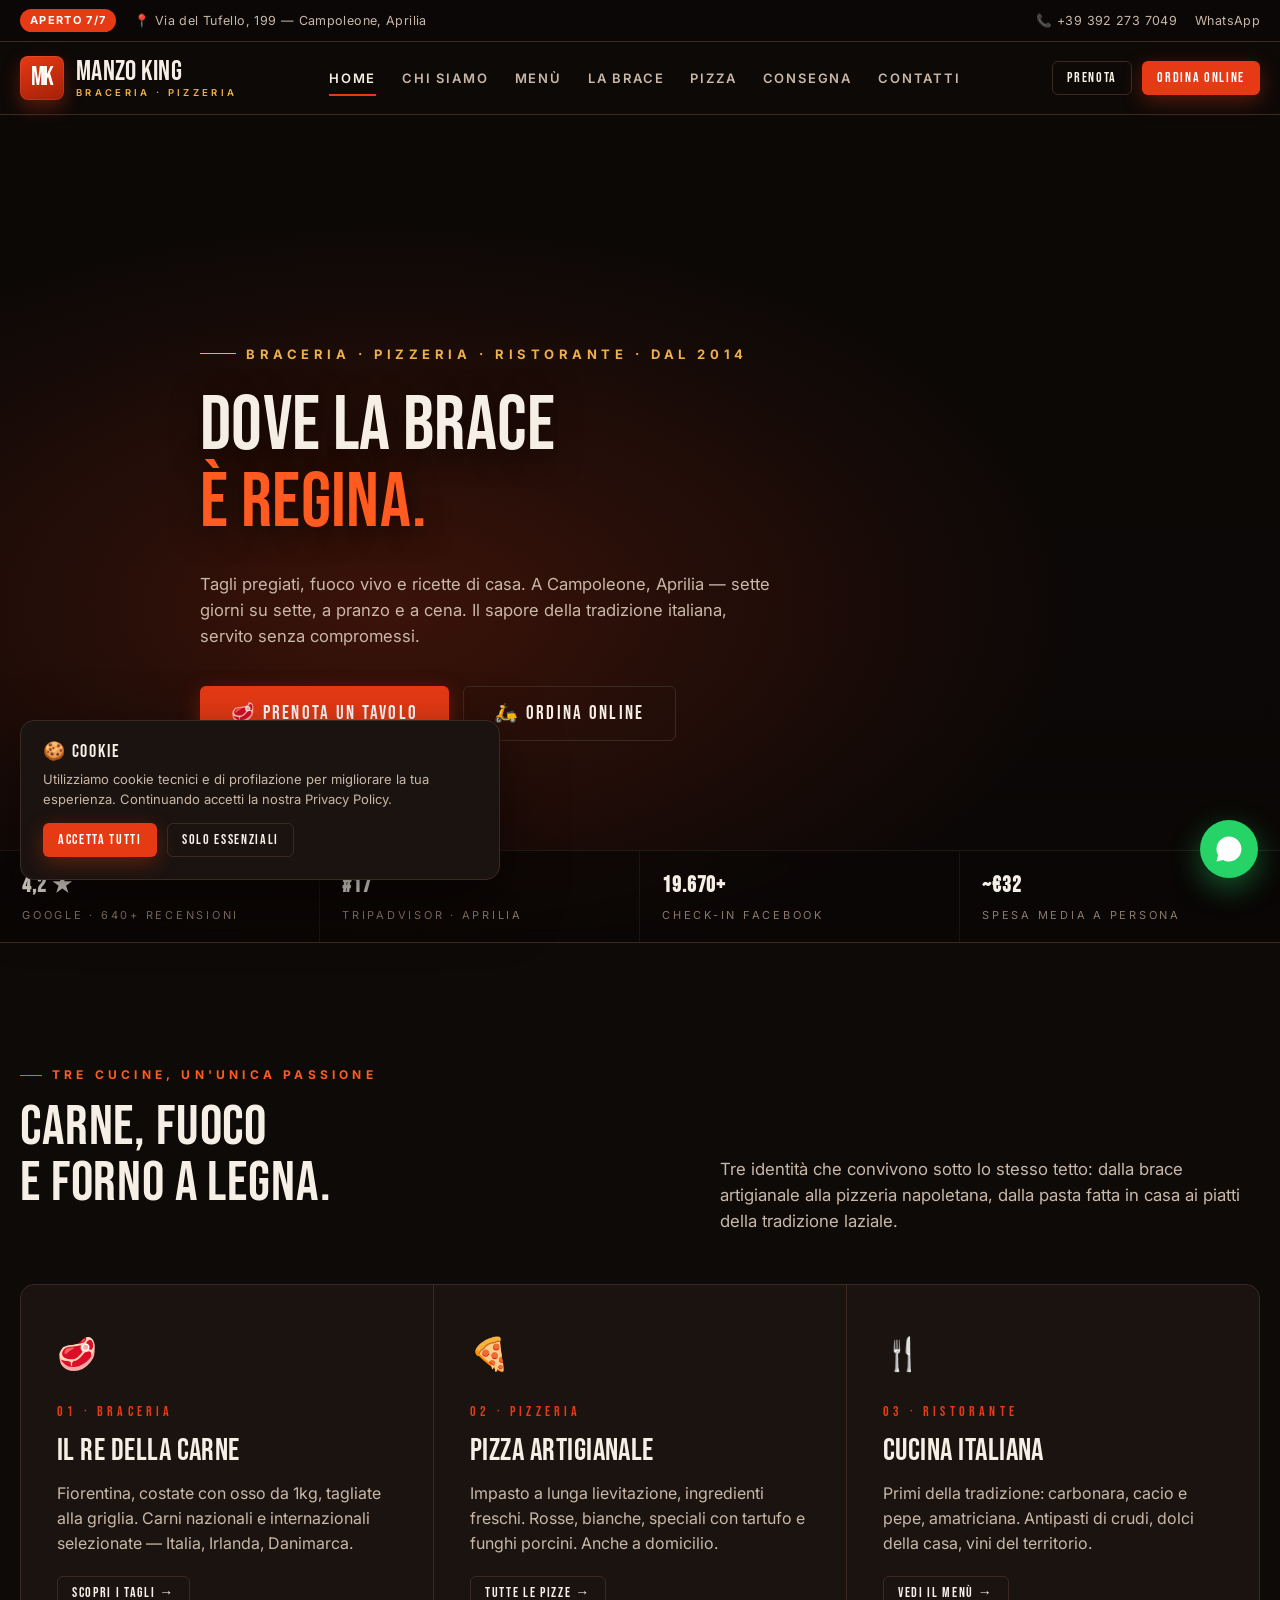
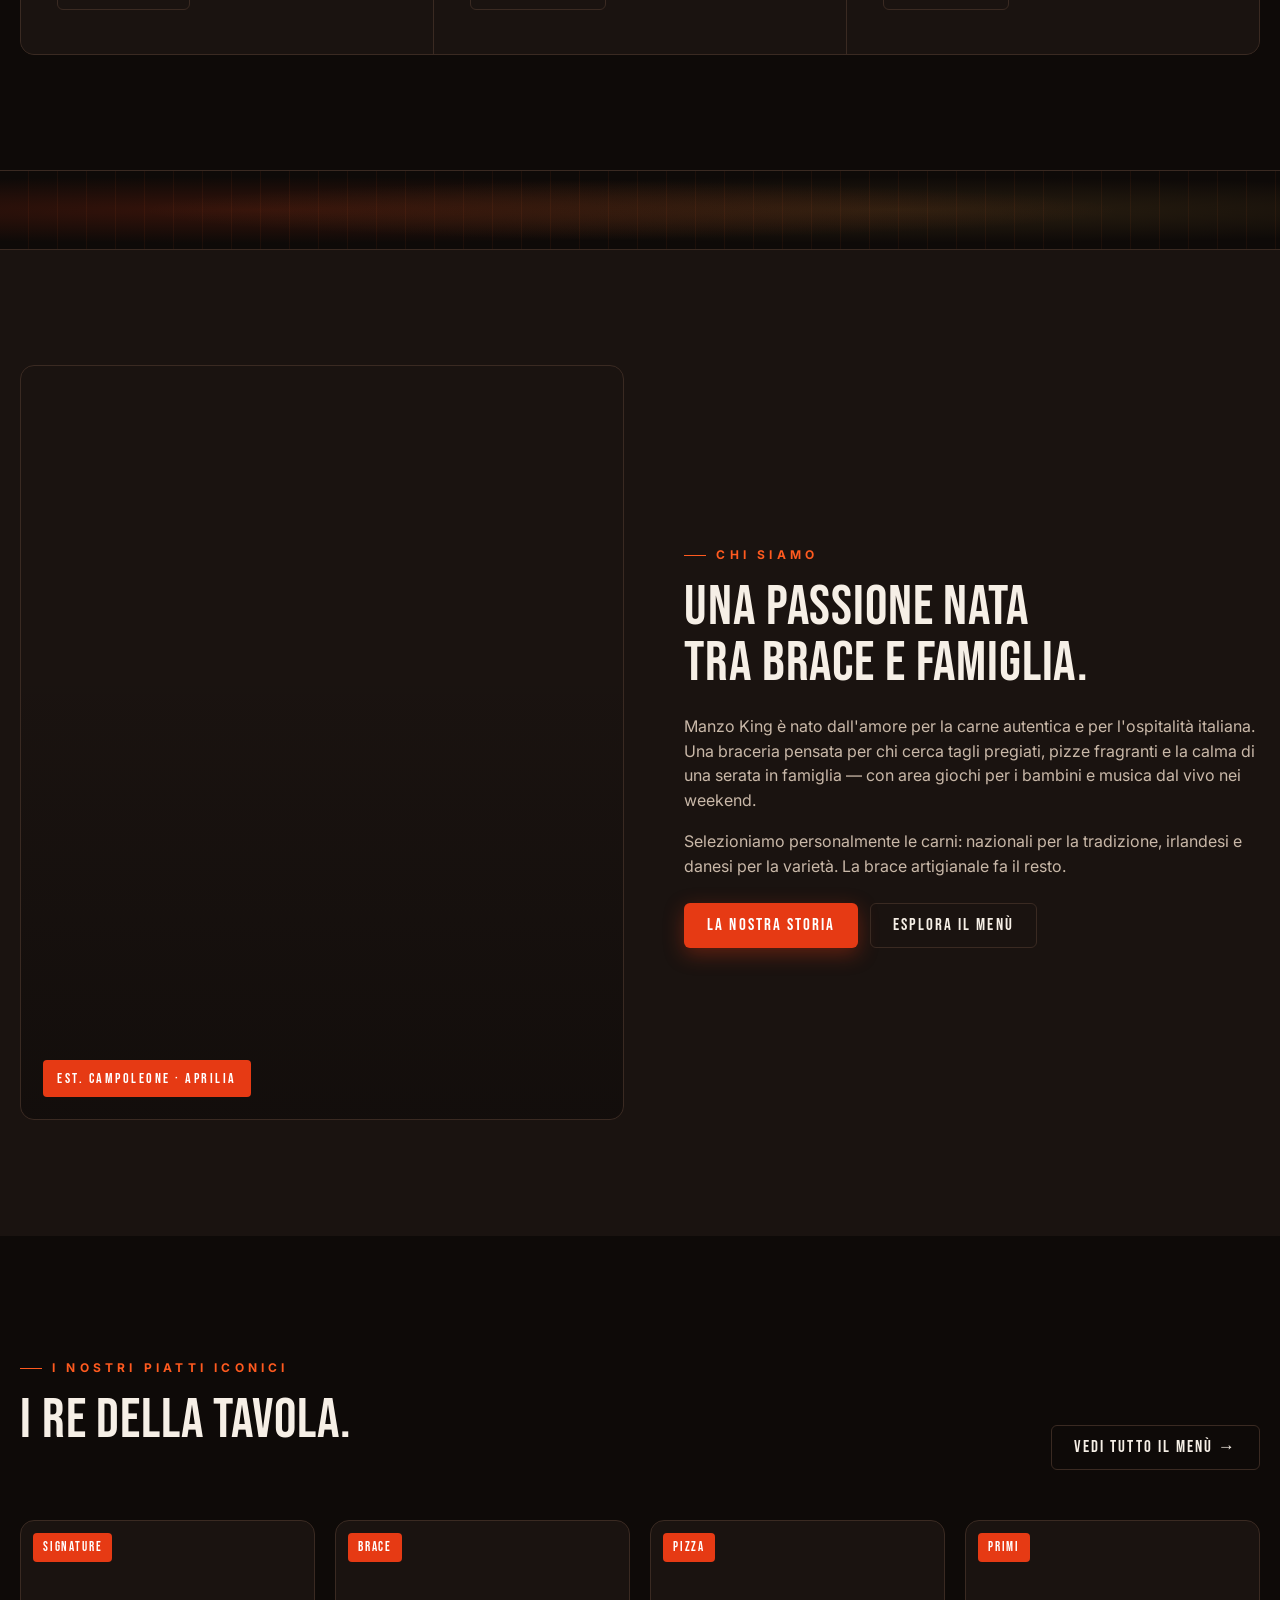
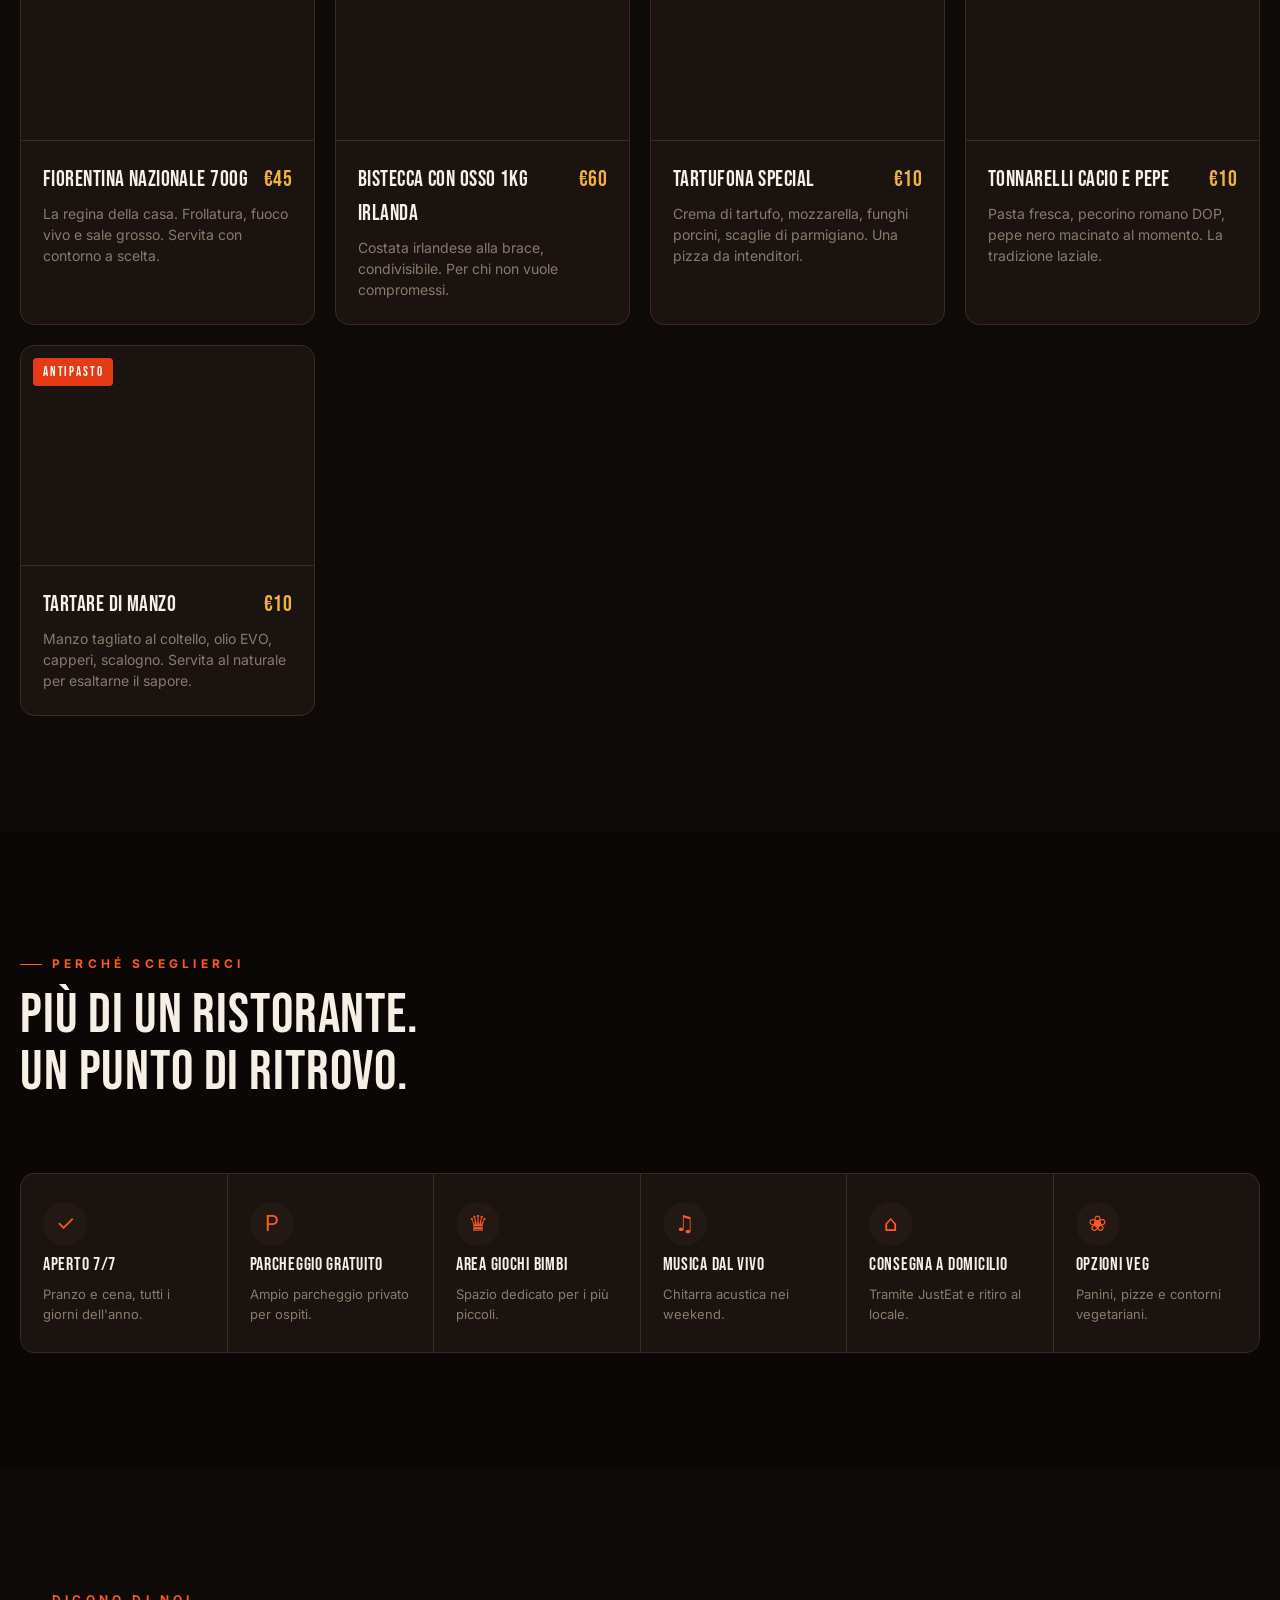
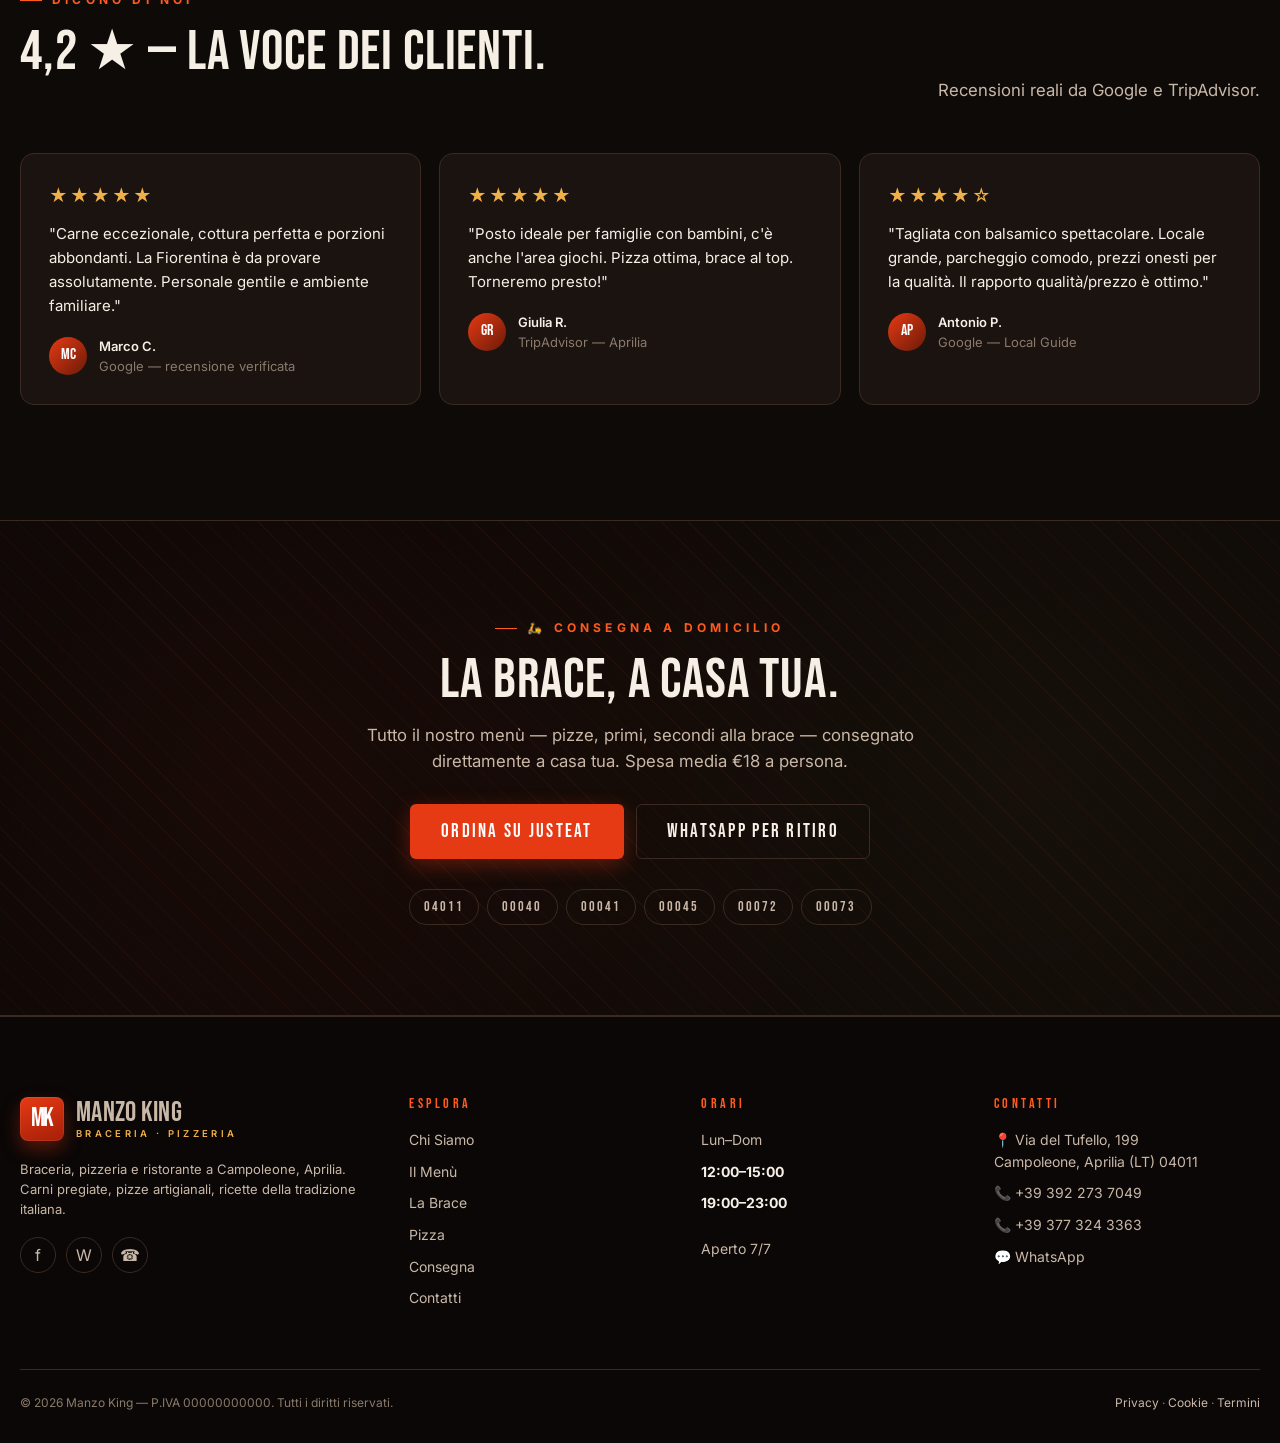
<file: index.html>
<!DOCTYPE html>
<html lang="it">
<head>
<meta charset="UTF-8">
<meta name="viewport" content="width=device-width, initial-scale=1.0">
<title>Manzo King — Braceria, Pizzeria & Ristorante ad Aprilia</title>
<meta name="description" content="Manzo King, braceria e pizzeria a Campoleone, Aprilia. Carni pregiate alla brace, Fiorentina, pizze artigianali. Aperto 7/7. Consegna a domicilio.">
<meta name="keywords" content="manzo king aprilia, braceria aprilia, ristorante carne aprilia latina, bistecca fiorentina aprilia, pizzeria campoleone, consegna a domicilio aprilia">
<link rel="canonical" href="https://www.manzoking.it/">

<!-- Open Graph -->
<meta property="og:type" content="restaurant">
<meta property="og:title" content="Manzo King — Braceria, Pizzeria & Ristorante ad Aprilia">
<meta property="og:description" content="Dove la brace è regina. Carni pregiate, pizze artigianali e tradizione italiana a Campoleone, Aprilia.">
<meta property="og:url" content="https://www.manzoking.it/">
<meta property="og:image" content="https://images.unsplash.com/photo-1558030006-450675393462?w=1200">
<meta property="og:locale" content="it_IT">

<!-- Twitter -->
<meta name="twitter:card" content="summary_large_image">
<meta name="twitter:title" content="Manzo King — Braceria · Pizzeria · Ristorante">
<meta name="twitter:description" content="Dove la brace è regina. Aperto 7/7 a Campoleone, Aprilia.">
<meta name="twitter:image" content="https://images.unsplash.com/photo-1558030006-450675393462?w=1200">

<!-- Google Analytics placeholder -->
<!-- <script async src="https://www.googletagmanager.com/gtag/js?id=G-XXXXXXX"></script>
<script>
  window.dataLayer = window.dataLayer || [];
  function gtag(){dataLayer.push(arguments);}
  gtag('js', new Date());
  gtag('config', 'G-XXXXXXX');
</script> -->

<!-- JSON-LD Restaurant -->
<script type="application/ld+json">
{
  "@context": "https://schema.org",
  "@type": "Restaurant",
  "name": "Manzo King",
  "description": "Braceria, pizzeria e ristorante a Campoleone, Aprilia. Carni pregiate alla brace, pizze artigianali, consegna a domicilio.",
  "image": "https://images.unsplash.com/photo-1558030006-450675393462?w=1200",
  "url": "https://www.manzoking.it/",
  "telephone": "+393922737049",
  "priceRange": "€€",
  "servesCuisine": ["Italian", "Steakhouse", "Pizza", "Grill"],
  "address": {
    "@type": "PostalAddress",
    "streetAddress": "Via del Tufello, 199",
    "addressLocality": "Campoleone, Aprilia",
    "addressRegion": "LT",
    "postalCode": "04011",
    "addressCountry": "IT"
  },
  "geo": { "@type": "GeoCoordinates", "latitude": "41.6238", "longitude": "12.6489" },
  "openingHoursSpecification": [
    { "@type": "OpeningHoursSpecification", "dayOfWeek": ["Monday","Tuesday","Wednesday","Thursday","Friday","Saturday","Sunday"], "opens": "12:00", "closes": "15:00" },
    { "@type": "OpeningHoursSpecification", "dayOfWeek": ["Monday","Tuesday","Wednesday","Thursday","Friday","Saturday","Sunday"], "opens": "19:00", "closes": "23:00" }
  ],
  "aggregateRating": { "@type": "AggregateRating", "ratingValue": "4.2", "reviewCount": "640" },
  "acceptsReservations": true,
  "menu": "https://www.manzoking.it/menu"
}
</script>
<script type="application/ld+json">
{
  "@context": "https://schema.org",
  "@type": "BreadcrumbList",
  "itemListElement": [
    { "@type": "ListItem", "position": 1, "name": "Home", "item": "https://www.manzoking.it/" }
  ]
}
</script>

<link rel="preconnect" href="https://fonts.googleapis.com">
<link rel="preconnect" href="https://fonts.gstatic.com" crossorigin>
<link href="https://fonts.googleapis.com/css2?family=Bebas+Neue&family=Inter:wght@400;500;600;700&family=Oswald:wght@500;700&display=swap" rel="stylesheet">
<link rel="stylesheet" href="styles.css">
</head>
<body data-screen-label="Home">

<!-- TOP BAR -->
<div class="topbar">
  <div class="container topbar__inner">
    <div class="topbar__left">
      <span class="topbar__pill">APERTO 7/7</span>
      <span>📍 Via del Tufello, 199 — Campoleone, Aprilia</span>
    </div>
    <div class="topbar__right">
      <a href="tel:+393922737049">📞 +39 392 273 7049</a>
      <a href="https://wa.me/+393922737049" target="_blank" rel="noopener">WhatsApp</a>
    </div>
  </div>
</div>

<!-- NAV -->
<header class="nav">
  <div class="container nav__inner">
    <a href="index.html" class="brand" aria-label="Manzo King — Home">
      <div class="brand__mark">MK</div>
      <div class="brand__wordmark">Manzo King<span>BRACERIA · PIZZERIA</span></div>
    </a>
    <nav class="nav__menu" aria-label="Navigazione principale">
      <a class="nav__link is-active" href="index.html">Home</a>
      <a class="nav__link" href="chi-siamo.html">Chi Siamo</a>
      <a class="nav__link" href="menu.html">Menù</a>
      <a class="nav__link" href="la-brace.html">La Brace</a>
      <a class="nav__link" href="pizza.html">Pizza</a>
      <a class="nav__link" href="consegna.html">Consegna</a>
      <a class="nav__link" href="contatti.html">Contatti</a>
    </nav>
    <div class="nav__ctas">
      <button class="btn btn--ghost btn--sm" data-open="booking">Prenota</button>
      <a class="btn btn--primary btn--sm" href="https://www.justeat.it/restaurants-manzo-king-campoleone/menu" target="_blank" rel="noopener">Ordina Online</a>
      <button class="nav__burger" aria-label="Apri menu">☰</button>
    </div>
  </div>
</header>

<!-- HERO -->
<section class="hero">
  <div class="hero__bg" style="background-image:url('https://images.unsplash.com/photo-1558030006-450675393462?auto=format&fit=crop&w=1920&q=80')" role="img" aria-label="Bistecca alla brace"></div>
  <div class="hero__overlay"></div>
  <div class="container hero__inner">
    <div class="hero__kicker">Braceria · Pizzeria · Ristorante · Dal 2014</div>
    <h1>Dove la Brace<br><em>è Regina.</em></h1>
    <p class="hero__sub">Tagli pregiati, fuoco vivo e ricette di casa. A Campoleone, Aprilia — sette giorni su sette, a pranzo e a cena. Il sapore della tradizione italiana, servito senza compromessi.</p>
    <div class="hero__ctas">
      <button class="btn btn--primary btn--lg" data-open="booking">🥩 Prenota un Tavolo</button>
      <a class="btn btn--ghost btn--lg" href="https://www.justeat.it/restaurants-manzo-king-campoleone/menu" target="_blank" rel="noopener">🛵 Ordina Online</a>
    </div>
  </div>
  <div class="hero__meta">
    <div><strong>4,2 ★</strong><span>Google · 640+ recensioni</span></div>
    <div><strong>#17</strong><span>TripAdvisor · Aprilia</span></div>
    <div><strong>19.670+</strong><span>Check-in Facebook</span></div>
    <div><strong>~€32</strong><span>Spesa media a persona</span></div>
  </div>
</section>

<!-- PILLARS -->
<section class="section">
  <div class="container">
    <div class="s-head reveal">
      <div class="s-head__title">
        <div class="eyebrow">Tre cucine, un'unica passione</div>
        <h2>Carne, Fuoco<br>e Forno a Legna.</h2>
      </div>
      <p>Tre identità che convivono sotto lo stesso tetto: dalla brace artigianale alla pizzeria napoletana, dalla pasta fatta in casa ai piatti della tradizione laziale.</p>
    </div>

    <div class="pillars reveal">
      <article class="pillar">
        <div class="pillar__icon">🥩</div>
        <div class="pillar__num">01 · BRACERIA</div>
        <h3>Il Re della Carne</h3>
        <p>Fiorentina, costate con osso da 1kg, tagliate alla griglia. Carni nazionali e internazionali selezionate — Italia, Irlanda, Danimarca.</p>
        <a href="la-brace.html" class="btn btn--ghost btn--sm" style="align-self:flex-start;margin-top:6px;">Scopri i Tagli →</a>
      </article>
      <article class="pillar">
        <div class="pillar__icon">🍕</div>
        <div class="pillar__num">02 · PIZZERIA</div>
        <h3>Pizza Artigianale</h3>
        <p>Impasto a lunga lievitazione, ingredienti freschi. Rosse, bianche, speciali con tartufo e funghi porcini. Anche a domicilio.</p>
        <a href="pizza.html" class="btn btn--ghost btn--sm" style="align-self:flex-start;margin-top:6px;">Tutte le Pizze →</a>
      </article>
      <article class="pillar">
        <div class="pillar__icon">🍴</div>
        <div class="pillar__num">03 · RISTORANTE</div>
        <h3>Cucina Italiana</h3>
        <p>Primi della tradizione: carbonara, cacio e pepe, amatriciana. Antipasti di crudi, dolci della casa, vini del territorio.</p>
        <a href="menu.html" class="btn btn--ghost btn--sm" style="align-self:flex-start;margin-top:6px;">Vedi il Menù →</a>
      </article>
    </div>
  </div>
</section>

<div class="smoke-divider"></div>

<!-- CHI SIAMO PREVIEW -->
<section class="section section--alt">
  <div class="container two-col">
    <div class="two-col__media reveal" style="background-image:url('https://images.unsplash.com/photo-1544025162-d76694265947?auto=format&fit=crop&w=900&q=80')" role="img" aria-label="Carne alla brace nel locale Manzo King">
      <div class="two-col__stamp">EST. CAMPOLEONE · APRILIA</div>
    </div>
    <div class="reveal">
      <div class="eyebrow">Chi Siamo</div>
      <h2>Una Passione Nata<br>tra Brace e Famiglia.</h2>
      <p>Manzo King è nato dall'amore per la carne autentica e per l'ospitalità italiana. Una braceria pensata per chi cerca tagli pregiati, pizze fragranti e la calma di una serata in famiglia — con area giochi per i bambini e musica dal vivo nei weekend.</p>
      <p>Selezioniamo personalmente le carni: nazionali per la tradizione, irlandesi e danesi per la varietà. La brace artigianale fa il resto.</p>
      <div class="flex-cta" style="margin-top:24px;">
        <a class="btn btn--primary" href="chi-siamo.html">La Nostra Storia</a>
        <a class="btn btn--ghost" href="menu.html">Esplora il Menù</a>
      </div>
    </div>
  </div>
</section>

<!-- SIGNATURE DISHES -->
<section class="section">
  <div class="container">
    <div class="s-head reveal">
      <div class="s-head__title">
        <div class="eyebrow">I Nostri Piatti Iconici</div>
        <h2>I Re della Tavola.</h2>
      </div>
      <a href="menu.html" class="btn btn--ghost">Vedi tutto il menù →</a>
    </div>

    <div class="dish-grid">
      <article class="dish reveal">
        <div class="dish__img" style="background-image:url('https://images.unsplash.com/photo-1600891964092-4316c288032e?auto=format&fit=crop&w=700&q=80')">
          <span class="dish__tag">SIGNATURE</span>
        </div>
        <div class="dish__body">
          <div class="dish__title">Fiorentina Nazionale 700g <span class="dish__price">€45</span></div>
          <p class="dish__desc">La regina della casa. Frollatura, fuoco vivo e sale grosso. Servita con contorno a scelta.</p>
        </div>
      </article>

      <article class="dish reveal">
        <div class="dish__img" style="background-image:url('https://images.unsplash.com/photo-1565299624946-b28f40a0ae38?auto=format&fit=crop&w=700&q=80')">
          <span class="dish__tag">BRACE</span>
        </div>
        <div class="dish__body">
          <div class="dish__title">Bistecca con Osso 1kg Irlanda <span class="dish__price">€60</span></div>
          <p class="dish__desc">Costata irlandese alla brace, condivisibile. Per chi non vuole compromessi.</p>
        </div>
      </article>

      <article class="dish reveal">
        <div class="dish__img" style="background-image:url('https://images.unsplash.com/photo-1574071318508-1cdbab80d002?auto=format&fit=crop&w=700&q=80')">
          <span class="dish__tag">PIZZA</span>
        </div>
        <div class="dish__body">
          <div class="dish__title">Tartufona Special <span class="dish__price">€10</span></div>
          <p class="dish__desc">Crema di tartufo, mozzarella, funghi porcini, scaglie di parmigiano. Una pizza da intenditori.</p>
        </div>
      </article>

      <article class="dish reveal">
        <div class="dish__img" style="background-image:url('https://images.unsplash.com/photo-1546549032-9571cd6b27df?auto=format&fit=crop&w=700&q=80')">
          <span class="dish__tag">PRIMI</span>
        </div>
        <div class="dish__body">
          <div class="dish__title">Tonnarelli Cacio e Pepe <span class="dish__price">€10</span></div>
          <p class="dish__desc">Pasta fresca, pecorino romano DOP, pepe nero macinato al momento. La tradizione laziale.</p>
        </div>
      </article>

      <article class="dish reveal">
        <div class="dish__img" style="background-image:url('https://images.unsplash.com/photo-1599487488170-d11ec9c172f0?auto=format&fit=crop&w=700&q=80')">
          <span class="dish__tag">ANTIPASTO</span>
        </div>
        <div class="dish__body">
          <div class="dish__title">Tartare di Manzo <span class="dish__price">€10</span></div>
          <p class="dish__desc">Manzo tagliato al coltello, olio EVO, capperi, scalogno. Servita al naturale per esaltarne il sapore.</p>
        </div>
      </article>
    </div>
  </div>
</section>

<!-- PERCHÉ SCEGLIERCI -->
<section class="section section--dark">
  <div class="container">
    <div class="s-head reveal">
      <div class="s-head__title">
        <div class="eyebrow">Perché Sceglierci</div>
        <h2>Più di un Ristorante.<br>Un Punto di Ritrovo.</h2>
      </div>
    </div>

    <div class="features reveal">
      <div class="feature"><div class="feature__icon">✓</div><h4>Aperto 7/7</h4><p>Pranzo e cena, tutti i giorni dell'anno.</p></div>
      <div class="feature"><div class="feature__icon">P</div><h4>Parcheggio Gratuito</h4><p>Ampio parcheggio privato per ospiti.</p></div>
      <div class="feature"><div class="feature__icon">♛</div><h4>Area Giochi Bimbi</h4><p>Spazio dedicato per i più piccoli.</p></div>
      <div class="feature"><div class="feature__icon">♫</div><h4>Musica dal Vivo</h4><p>Chitarra acustica nei weekend.</p></div>
      <div class="feature"><div class="feature__icon">⌂</div><h4>Consegna a Domicilio</h4><p>Tramite JustEat e ritiro al locale.</p></div>
      <div class="feature"><div class="feature__icon">❀</div><h4>Opzioni Veg</h4><p>Panini, pizze e contorni vegetariani.</p></div>
    </div>
  </div>
</section>

<!-- REVIEWS -->
<section class="section">
  <div class="container">
    <div class="s-head reveal">
      <div class="s-head__title">
        <div class="eyebrow">Dicono di Noi</div>
        <h2>4,2 ★ — La Voce dei Clienti.</h2>
      </div>
      <p>Recensioni reali da Google e TripAdvisor.</p>
    </div>

    <div class="reviews">
      <article class="review reveal">
        <div class="review__stars">★★★★★</div>
        <p class="review__quote">"Carne eccezionale, cottura perfetta e porzioni abbondanti. La Fiorentina è da provare assolutamente. Personale gentile e ambiente familiare."</p>
        <div class="review__author">
          <div class="review__avatar">MC</div>
          <div><strong>Marco C.</strong><br>Google — recensione verificata</div>
        </div>
      </article>
      <article class="review reveal">
        <div class="review__stars">★★★★★</div>
        <p class="review__quote">"Posto ideale per famiglie con bambini, c'è anche l'area giochi. Pizza ottima, brace al top. Torneremo presto!"</p>
        <div class="review__author">
          <div class="review__avatar">GR</div>
          <div><strong>Giulia R.</strong><br>TripAdvisor — Aprilia</div>
        </div>
      </article>
      <article class="review reveal">
        <div class="review__stars">★★★★☆</div>
        <p class="review__quote">"Tagliata con balsamico spettacolare. Locale grande, parcheggio comodo, prezzi onesti per la qualità. Il rapporto qualità/prezzo è ottimo."</p>
        <div class="review__author">
          <div class="review__avatar">AP</div>
          <div><strong>Antonio P.</strong><br>Google — Local Guide</div>
        </div>
      </article>
    </div>
  </div>
</section>

<!-- DELIVERY BAND -->
<section class="delivery-band">
  <div class="container reveal">
    <div class="eyebrow" style="justify-content:center;">🛵 Consegna a Domicilio</div>
    <h2>La Brace, a Casa Tua.</h2>
    <p>Tutto il nostro menù — pizze, primi, secondi alla brace — consegnato direttamente a casa tua. Spesa media €18 a persona.</p>
    <div class="flex-cta" style="justify-content:center;">
      <a class="btn btn--primary btn--lg" href="https://www.justeat.it/restaurants-manzo-king-campoleone/menu" target="_blank" rel="noopener">Ordina su JustEat</a>
      <a class="btn btn--ghost btn--lg" href="https://wa.me/+393922737049" target="_blank" rel="noopener">WhatsApp per Ritiro</a>
    </div>
    <div class="delivery-band__zones">
      <span class="zone">04011</span>
      <span class="zone">00040</span>
      <span class="zone">00041</span>
      <span class="zone">00045</span>
      <span class="zone">00072</span>
      <span class="zone">00073</span>
    </div>
  </div>
</section>

<!-- FOOTER -->
<footer class="footer">
  <div class="container">
    <div class="footer__grid">
      <div>
        <a href="index.html" class="brand" style="margin-bottom:18px;">
          <div class="brand__mark">MK</div>
          <div class="brand__wordmark">Manzo King<span>BRACERIA · PIZZERIA</span></div>
        </a>
        <p style="font-size:13px;margin-top:18px;">Braceria, pizzeria e ristorante a Campoleone, Aprilia. Carni pregiate, pizze artigianali, ricette della tradizione italiana.</p>
        <div class="footer__socials" style="margin-top:18px;">
          <a class="footer__social" href="https://facebook.com/ManzoKingCampoleone" target="_blank" rel="noopener" aria-label="Facebook">f</a>
          <a class="footer__social" href="https://wa.me/+393922737049" target="_blank" rel="noopener" aria-label="WhatsApp">W</a>
          <a class="footer__social" href="tel:+393922737049" aria-label="Telefono">☎</a>
        </div>
      </div>
      <div>
        <h4>Esplora</h4>
        <ul>
          <li><a href="chi-siamo.html">Chi Siamo</a></li>
          <li><a href="menu.html">Il Menù</a></li>
          <li><a href="la-brace.html">La Brace</a></li>
          <li><a href="pizza.html">Pizza</a></li>
          <li><a href="consegna.html">Consegna</a></li>
          <li><a href="contatti.html">Contatti</a></li>
        </ul>
      </div>
      <div>
        <h4>Orari</h4>
        <ul>
          <li>Lun–Dom</li>
          <li><strong style="color:var(--ink);">12:00–15:00</strong></li>
          <li><strong style="color:var(--ink);">19:00–23:00</strong></li>
          <li style="margin-top:14px;">Aperto 7/7</li>
        </ul>
      </div>
      <div>
        <h4>Contatti</h4>
        <ul>
          <li>📍 Via del Tufello, 199<br>Campoleone, Aprilia (LT) 04011</li>
          <li><a href="tel:+393922737049">📞 +39 392 273 7049</a></li>
          <li><a href="tel:+393773243363">📞 +39 377 324 3363</a></li>
          <li><a href="https://wa.me/+393922737049" target="_blank" rel="noopener">💬 WhatsApp</a></li>
        </ul>
      </div>
    </div>
    <div class="footer__bottom">
      <span>© 2026 Manzo King — P.IVA 00000000000. Tutti i diritti riservati.</span>
      <span><a href="#">Privacy</a> · <a href="#">Cookie</a> · <a href="#">Termini</a></span>
    </div>
  </div>
</footer>

<!-- WhatsApp FAB -->
<a class="fab-wa" href="https://wa.me/+393922737049" target="_blank" rel="noopener" aria-label="Chatta su WhatsApp">
  <svg viewBox="0 0 24 24" fill="white" xmlns="http://www.w3.org/2000/svg">
    <path d="M17.5 14.4c-.3-.1-1.7-.8-2-.9-.3-.1-.5-.1-.7.1-.2.3-.7.9-.9 1.1-.2.2-.3.2-.6.1-.3-.1-1.2-.4-2.3-1.4-.8-.7-1.4-1.7-1.6-2-.2-.3 0-.5.1-.6.1-.1.3-.3.4-.5.1-.2.2-.3.3-.5.1-.2 0-.4 0-.5-.1-.1-.7-1.7-1-2.3-.2-.6-.5-.5-.7-.5h-.6c-.2 0-.5.1-.8.4-.3.3-1 1-1 2.5s1.1 2.9 1.2 3.1c.1.2 2.1 3.3 5.2 4.6.7.3 1.3.5 1.7.6.7.2 1.4.2 1.9.1.6-.1 1.7-.7 2-1.4.2-.7.2-1.2.2-1.4-.1-.2-.3-.3-.6-.4M12 2C6.5 2 2 6.5 2 12c0 1.8.5 3.4 1.3 4.9L2 22l5.3-1.3c1.4.8 3 1.3 4.7 1.3 5.5 0 10-4.5 10-10S17.5 2 12 2"/>
  </svg>
</a>

<!-- Mobile order bar -->
<a class="mobile-order-bar" href="https://www.justeat.it/restaurants-manzo-king-campoleone/menu" target="_blank" rel="noopener">
  🛵 Ordina Online su JustEat
</a>

<!-- COOKIES -->
<div class="cookies" id="cookies" role="dialog" aria-label="Cookie consent">
  <h4>🍪 Cookie</h4>
  <p>Utilizziamo cookie tecnici e di profilazione per migliorare la tua esperienza. Continuando accetti la nostra Privacy Policy.</p>
  <div class="cookies__actions">
    <button class="btn btn--primary btn--sm" data-cookie="all">Accetta tutti</button>
    <button class="btn btn--ghost btn--sm" data-cookie="essential">Solo essenziali</button>
  </div>
</div>

<!-- BOOKING MODAL -->
<div class="modal" id="booking-modal" role="dialog" aria-label="Prenota un tavolo">
  <div class="modal__card">
    <button class="modal__close" data-close aria-label="Chiudi">×</button>
    <div class="eyebrow">Prenota Online</div>
    <h3>Riserva il tuo Tavolo</h3>
    <p class="modal__sub">Ti contatteremo entro 1 ora per conferma. Per prenotazioni urgenti chiamaci al +39 392 273 7049.</p>
    <form id="booking-form">
      <div class="form-grid">
        <div class="field">
          <label for="b-name">Nome e Cognome</label>
          <input id="b-name" name="name" type="text" required placeholder="Mario Rossi">
        </div>
        <div class="field">
          <label for="b-phone">Telefono</label>
          <input id="b-phone" name="phone" type="tel" required placeholder="+39 ...">
        </div>
        <div class="field">
          <label for="b-date">Data</label>
          <input id="b-date" name="date" type="date" required>
        </div>
        <div class="field">
          <label for="b-time">Orario</label>
          <select id="b-time" name="time" required>
            <option value="">Seleziona</option>
            <option>12:30</option><option>13:00</option><option>13:30</option><option>14:00</option>
            <option>19:30</option><option>20:00</option><option>20:30</option><option>21:00</option><option>21:30</option><option>22:00</option>
          </select>
        </div>
        <div class="field">
          <label for="b-guests">Ospiti</label>
          <select id="b-guests" name="guests" required>
            <option value="">Seleziona</option>
            <option>1</option><option>2</option><option>3</option><option>4</option><option>5</option><option>6</option><option>7</option><option>8+</option>
          </select>
        </div>
        <div class="field">
          <label for="b-email">Email (opzionale)</label>
          <input id="b-email" name="email" type="email" placeholder="email@esempio.it">
        </div>
        <div class="field full">
          <label for="b-notes">Richieste speciali</label>
          <textarea id="b-notes" name="notes" placeholder="Allergie, occasioni, seggiolone, ecc."></textarea>
        </div>
      </div>
      <button class="btn btn--primary btn--lg" style="width:100%;justify-content:center;margin-top:18px;" type="submit">Conferma Prenotazione</button>
      <div class="form-msg" role="status" aria-live="polite"></div>
    </form>
  </div>
</div>

<script src="script.js"></script>
</body>
</html>
</file>
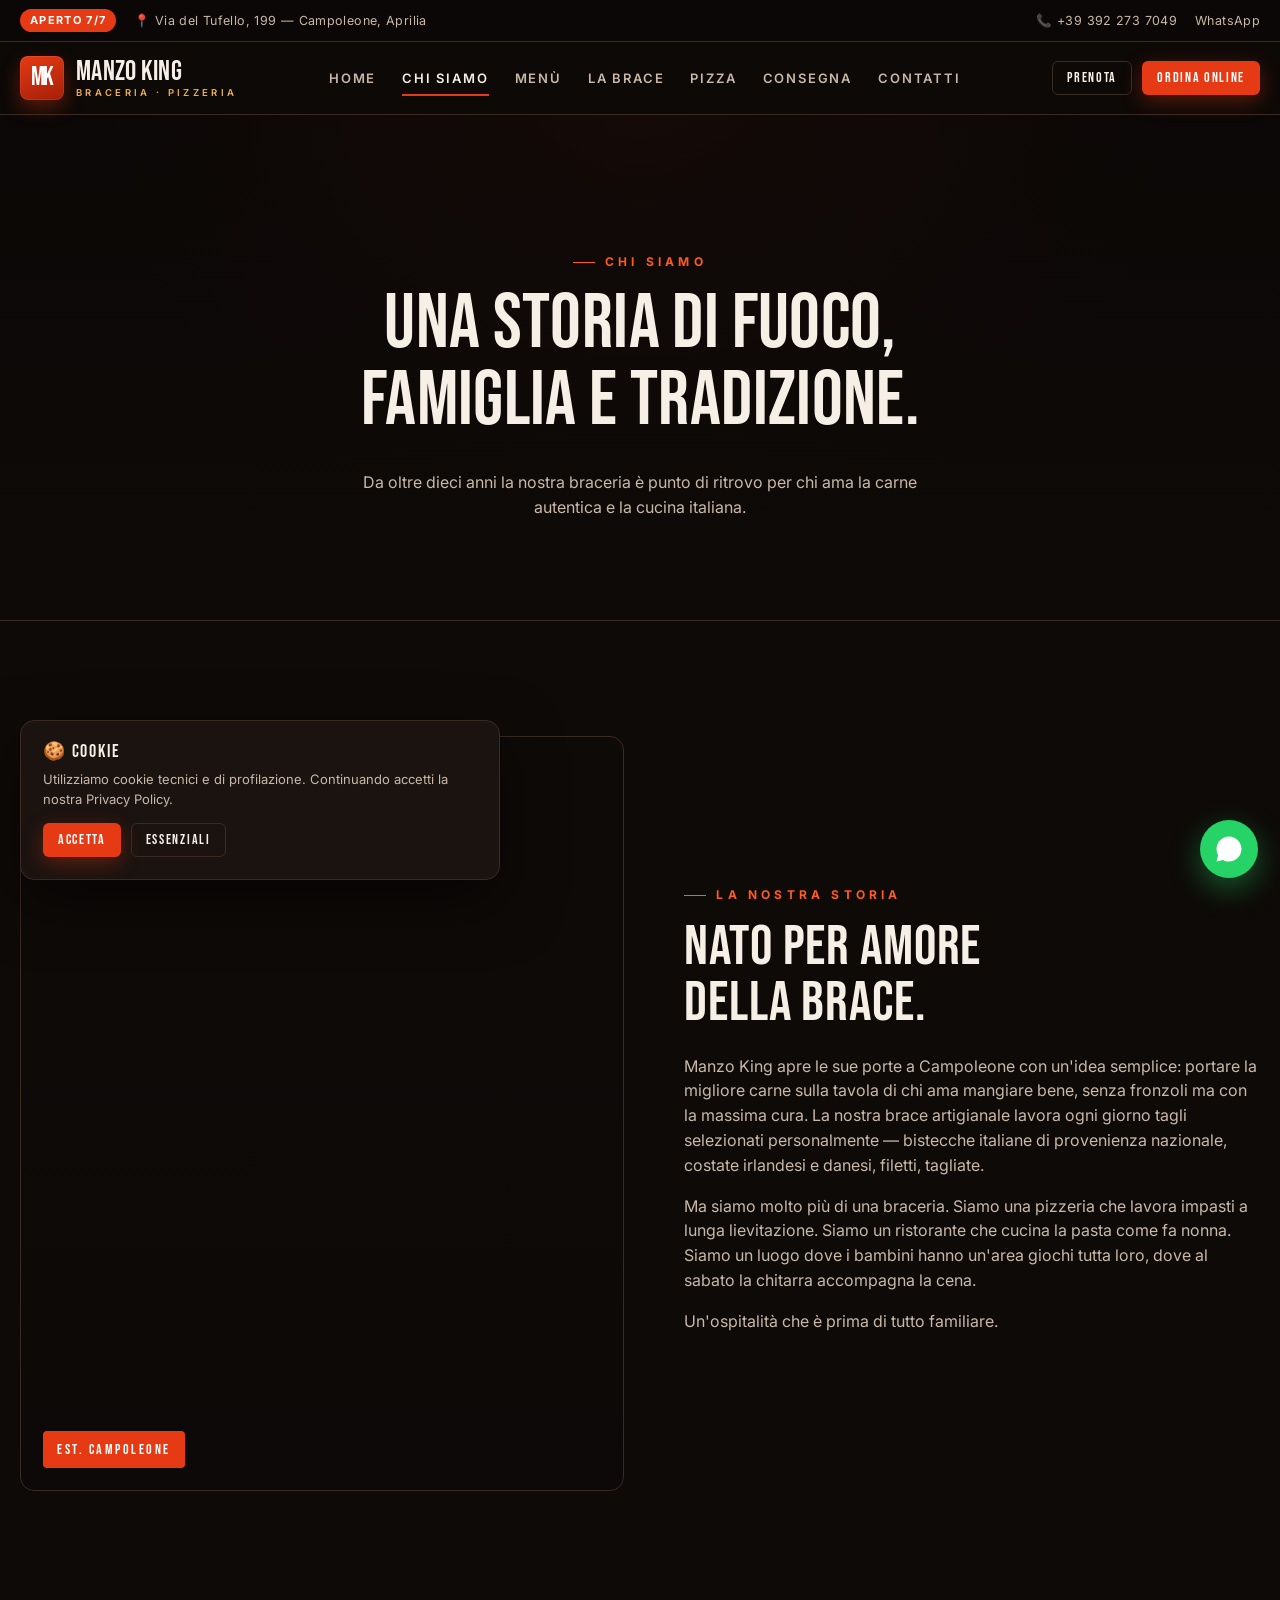
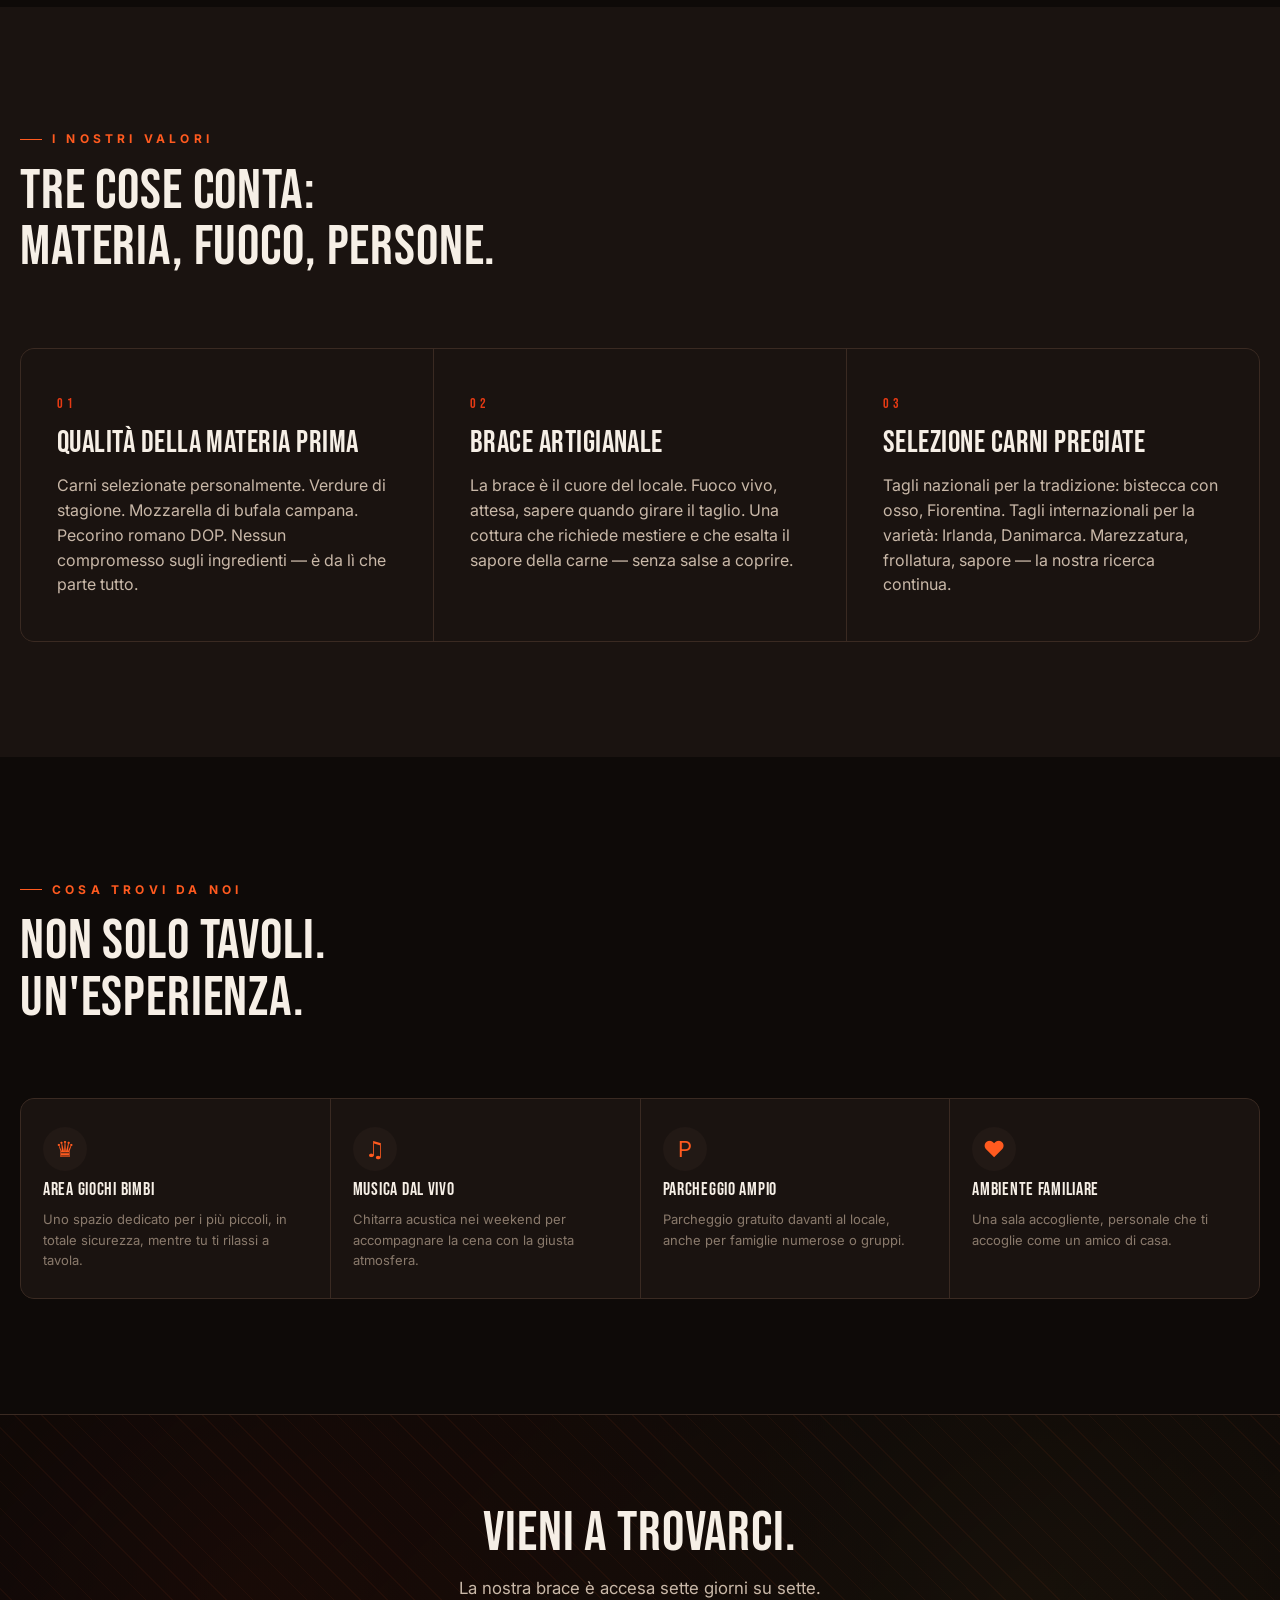
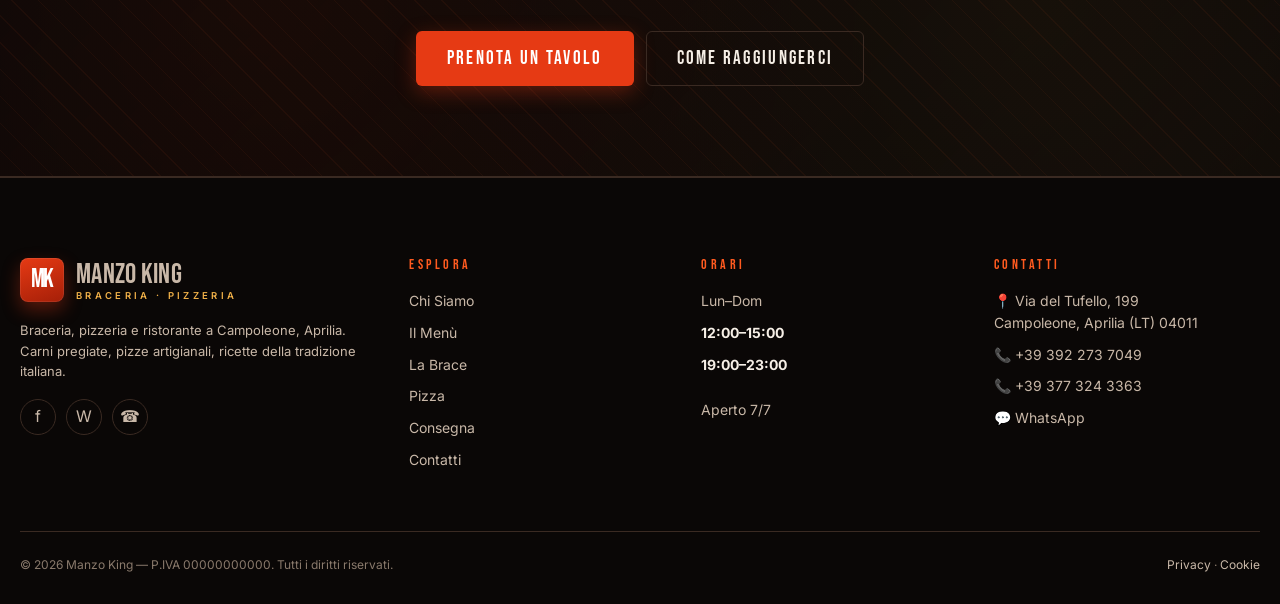
<file: chi-siamo.html>
<!DOCTYPE html>
<html lang="it">
<head>
<meta charset="UTF-8">
<meta name="viewport" content="width=device-width, initial-scale=1.0">
<title>Chi Siamo — Manzo King · Braceria ad Aprilia</title>
<meta name="description" content="La storia di Manzo King: passione per la carne alla brace, tradizione italiana, ospitalità familiare a Campoleone, Aprilia.">
<link rel="canonical" href="https://www.manzoking.it/chi-siamo">
<meta property="og:title" content="Chi Siamo — Manzo King · Braceria ad Aprilia">
<meta property="og:description" content="La storia di Manzo King: passione per la carne alla brace, tradizione italiana, ospitalità familiare a Campoleone, Aprilia.">
<meta property="og:url" content="https://www.manzoking.it/chi-siamo">
<meta property="og:image" content="https://images.unsplash.com/photo-1558030006-450675393462?w=1200">
<meta property="og:locale" content="it_IT">
<meta name="twitter:card" content="summary_large_image">
<script type="application/ld+json">
{"@context":"https://schema.org","@type":"BreadcrumbList","itemListElement":[
{"@type":"ListItem","position":1,"name":"Home","item":"https://www.manzoking.it/"},
{"@type":"ListItem","position":2,"name":"Chi Siamo","item":"https://www.manzoking.it/chi-siamo"}
]}
</script>
<link rel="preconnect" href="https://fonts.googleapis.com">
<link rel="preconnect" href="https://fonts.gstatic.com" crossorigin>
<link href="https://fonts.googleapis.com/css2?family=Bebas+Neue&family=Inter:wght@400;500;600;700&display=swap" rel="stylesheet">
<link rel="stylesheet" href="styles.css">
</head>
<body data-screen-label="Chi Siamo">
<div class="topbar">
  <div class="container topbar__inner">
    <div class="topbar__left">
      <span class="topbar__pill">APERTO 7/7</span>
      <span>📍 Via del Tufello, 199 — Campoleone, Aprilia</span>
    </div>
    <div class="topbar__right">
      <a href="tel:+393922737049">📞 +39 392 273 7049</a>
      <a href="https://wa.me/+393922737049" target="_blank" rel="noopener">WhatsApp</a>
    </div>
  </div>
</div>
<header class="nav">
  <div class="container nav__inner">
    <a href="index.html" class="brand"><div class="brand__mark">MK</div><div class="brand__wordmark">Manzo King<span>BRACERIA · PIZZERIA</span></div></a>
    <nav class="nav__menu">
      <a class="nav__link" href="index.html">Home</a>
      <a class="nav__link is-active" href="chi-siamo.html">Chi Siamo</a>
      <a class="nav__link" href="menu.html">Menù</a>
      <a class="nav__link" href="la-brace.html">La Brace</a>
      <a class="nav__link" href="pizza.html">Pizza</a>
      <a class="nav__link" href="consegna.html">Consegna</a>
      <a class="nav__link" href="contatti.html">Contatti</a>
    </nav>
    <div class="nav__ctas">
      <button class="btn btn--ghost btn--sm" data-open="booking">Prenota</button>
      <a class="btn btn--primary btn--sm" href="https://www.justeat.it/restaurants-manzo-king-campoleone/menu" target="_blank" rel="noopener">Ordina Online</a>
      <button class="nav__burger" aria-label="Apri menu">☰</button>
    </div>
  </div>
</header>

<section class="menu-hero">
  <div class="container">
    <div class="eyebrow" style="justify-content:center;">Chi Siamo</div>
    <h1>Una Storia di Fuoco,<br>Famiglia e Tradizione.</h1>
    <p>Da oltre dieci anni la nostra braceria è punto di ritrovo per chi ama la carne autentica e la cucina italiana.</p>
  </div>
</section>

<section class="section">
  <div class="container two-col">
    <div class="two-col__media reveal" style="background-image:url('https://images.unsplash.com/photo-1559339352-11d035aa65de?auto=format&fit=crop&w=900&q=80')">
      <div class="two-col__stamp">EST. CAMPOLEONE</div>
    </div>
    <div class="reveal">
      <div class="eyebrow">La Nostra Storia</div>
      <h2>Nato per Amore<br>della Brace.</h2>
      <p>Manzo King apre le sue porte a Campoleone con un'idea semplice: portare la migliore carne sulla tavola di chi ama mangiare bene, senza fronzoli ma con la massima cura. La nostra brace artigianale lavora ogni giorno tagli selezionati personalmente — bistecche italiane di provenienza nazionale, costate irlandesi e danesi, filetti, tagliate.</p>
      <p>Ma siamo molto più di una braceria. Siamo una pizzeria che lavora impasti a lunga lievitazione. Siamo un ristorante che cucina la pasta come fa nonna. Siamo un luogo dove i bambini hanno un'area giochi tutta loro, dove al sabato la chitarra accompagna la cena.</p>
      <p>Un'ospitalità che è prima di tutto familiare.</p>
    </div>
  </div>
</section>

<section class="section section--alt">
  <div class="container">
    <div class="s-head reveal">
      <div class="s-head__title">
        <div class="eyebrow">I Nostri Valori</div>
        <h2>Tre Cose Conta:<br>Materia, Fuoco, Persone.</h2>
      </div>
    </div>
    <div class="pillars reveal">
      <article class="pillar">
        <div class="pillar__num">01</div>
        <h3>Qualità della Materia Prima</h3>
        <p>Carni selezionate personalmente. Verdure di stagione. Mozzarella di bufala campana. Pecorino romano DOP. Nessun compromesso sugli ingredienti — è da lì che parte tutto.</p>
      </article>
      <article class="pillar">
        <div class="pillar__num">02</div>
        <h3>Brace Artigianale</h3>
        <p>La brace è il cuore del locale. Fuoco vivo, attesa, sapere quando girare il taglio. Una cottura che richiede mestiere e che esalta il sapore della carne — senza salse a coprire.</p>
      </article>
      <article class="pillar">
        <div class="pillar__num">03</div>
        <h3>Selezione Carni Pregiate</h3>
        <p>Tagli nazionali per la tradizione: bistecca con osso, Fiorentina. Tagli internazionali per la varietà: Irlanda, Danimarca. Marezzatura, frollatura, sapore — la nostra ricerca continua.</p>
      </article>
    </div>
  </div>
</section>

<section class="section">
  <div class="container">
    <div class="s-head reveal">
      <div class="s-head__title">
        <div class="eyebrow">Cosa Trovi da Noi</div>
        <h2>Non solo Tavoli.<br>Un'Esperienza.</h2>
      </div>
    </div>
    <div class="features reveal">
      <div class="feature"><div class="feature__icon">♛</div><h4>Area Giochi Bimbi</h4><p>Uno spazio dedicato per i più piccoli, in totale sicurezza, mentre tu ti rilassi a tavola.</p></div>
      <div class="feature"><div class="feature__icon">♫</div><h4>Musica dal Vivo</h4><p>Chitarra acustica nei weekend per accompagnare la cena con la giusta atmosfera.</p></div>
      <div class="feature"><div class="feature__icon">P</div><h4>Parcheggio Ampio</h4><p>Parcheggio gratuito davanti al locale, anche per famiglie numerose o gruppi.</p></div>
      <div class="feature"><div class="feature__icon">♥</div><h4>Ambiente Familiare</h4><p>Una sala accogliente, personale che ti accoglie come un amico di casa.</p></div>
    </div>
  </div>
</section>

<section class="delivery-band">
  <div class="container reveal">
    <h2>Vieni a Trovarci.</h2>
    <p>La nostra brace è accesa sette giorni su sette.</p>
    <div class="flex-cta" style="justify-content:center;">
      <button class="btn btn--primary btn--lg" data-open="booking">Prenota un Tavolo</button>
      <a class="btn btn--ghost btn--lg" href="contatti.html">Come Raggiungerci</a>
    </div>
  </div>
</section>

<footer class="footer">
  <div class="container">
    <div class="footer__grid">
      <div>
        <a href="index.html" class="brand"><div class="brand__mark">MK</div><div class="brand__wordmark">Manzo King<span>BRACERIA · PIZZERIA</span></div></a>
        <p style="font-size:13px;margin-top:18px;">Braceria, pizzeria e ristorante a Campoleone, Aprilia. Carni pregiate, pizze artigianali, ricette della tradizione italiana.</p>
        <div class="footer__socials" style="margin-top:18px;">
          <a class="footer__social" href="https://facebook.com/ManzoKingCampoleone" target="_blank" rel="noopener" aria-label="Facebook">f</a>
          <a class="footer__social" href="https://wa.me/+393922737049" target="_blank" rel="noopener" aria-label="WhatsApp">W</a>
          <a class="footer__social" href="tel:+393922737049" aria-label="Telefono">☎</a>
        </div>
      </div>
      <div><h4>Esplora</h4><ul>
        <li><a href="chi-siamo.html">Chi Siamo</a></li>
        <li><a href="menu.html">Il Menù</a></li>
        <li><a href="la-brace.html">La Brace</a></li>
        <li><a href="pizza.html">Pizza</a></li>
        <li><a href="consegna.html">Consegna</a></li>
        <li><a href="contatti.html">Contatti</a></li>
      </ul></div>
      <div><h4>Orari</h4><ul>
        <li>Lun–Dom</li>
        <li><strong style="color:var(--ink);">12:00–15:00</strong></li>
        <li><strong style="color:var(--ink);">19:00–23:00</strong></li>
        <li style="margin-top:14px;">Aperto 7/7</li>
      </ul></div>
      <div><h4>Contatti</h4><ul>
        <li>📍 Via del Tufello, 199<br>Campoleone, Aprilia (LT) 04011</li>
        <li><a href="tel:+393922737049">📞 +39 392 273 7049</a></li>
        <li><a href="tel:+393773243363">📞 +39 377 324 3363</a></li>
        <li><a href="https://wa.me/+393922737049">💬 WhatsApp</a></li>
      </ul></div>
    </div>
    <div class="footer__bottom">
      <span>© 2026 Manzo King — P.IVA 00000000000. Tutti i diritti riservati.</span>
      <span><a href="#">Privacy</a> · <a href="#">Cookie</a></span>
    </div>
  </div>
</footer>
<a class="fab-wa" href="https://wa.me/+393922737049" target="_blank" rel="noopener" aria-label="WhatsApp">
  <svg viewBox="0 0 24 24" fill="white"><path d="M17.5 14.4c-.3-.1-1.7-.8-2-.9-.3-.1-.5-.1-.7.1-.2.3-.7.9-.9 1.1-.2.2-.3.2-.6.1-.3-.1-1.2-.4-2.3-1.4-.8-.7-1.4-1.7-1.6-2-.2-.3 0-.5.1-.6.1-.1.3-.3.4-.5.1-.2.2-.3.3-.5.1-.2 0-.4 0-.5-.1-.1-.7-1.7-1-2.3-.2-.6-.5-.5-.7-.5h-.6c-.2 0-.5.1-.8.4-.3.3-1 1-1 2.5s1.1 2.9 1.2 3.1c.1.2 2.1 3.3 5.2 4.6.7.3 1.3.5 1.7.6.7.2 1.4.2 1.9.1.6-.1 1.7-.7 2-1.4.2-.7.2-1.2.2-1.4-.1-.2-.3-.3-.6-.4M12 2C6.5 2 2 6.5 2 12c0 1.8.5 3.4 1.3 4.9L2 22l5.3-1.3c1.4.8 3 1.3 4.7 1.3 5.5 0 10-4.5 10-10S17.5 2 12 2"/></svg>
</a>
<a class="mobile-order-bar" href="https://www.justeat.it/restaurants-manzo-king-campoleone/menu" target="_blank" rel="noopener">🛵 Ordina Online su JustEat</a>
<div class="cookies" id="cookies"><h4>🍪 Cookie</h4><p>Utilizziamo cookie tecnici e di profilazione. Continuando accetti la nostra Privacy Policy.</p><div class="cookies__actions"><button class="btn btn--primary btn--sm" data-cookie="all">Accetta</button><button class="btn btn--ghost btn--sm" data-cookie="essential">Essenziali</button></div></div>
<div class="modal" id="booking-modal"><div class="modal__card"><button class="modal__close" data-close>×</button><div class="eyebrow">Prenota Online</div><h3>Riserva il tuo Tavolo</h3><p class="modal__sub">Ti contatteremo entro 1 ora per conferma.</p><form id="booking-form"><div class="form-grid"><div class="field"><label>Nome e Cognome</label><input name="name" type="text" required></div><div class="field"><label>Telefono</label><input name="phone" type="tel" required></div><div class="field"><label>Data</label><input name="date" type="date" required></div><div class="field"><label>Orario</label><select name="time" required><option value="">Seleziona</option><option>12:30</option><option>13:00</option><option>13:30</option><option>19:30</option><option>20:00</option><option>20:30</option><option>21:00</option><option>21:30</option></select></div><div class="field"><label>Ospiti</label><select name="guests" required><option value="">—</option><option>1</option><option>2</option><option>3</option><option>4</option><option>5</option><option>6</option><option>7</option><option>8+</option></select></div><div class="field"><label>Email</label><input name="email" type="email"></div><div class="field full"><label>Note</label><textarea name="notes"></textarea></div></div><button class="btn btn--primary btn--lg" style="width:100%;justify-content:center;margin-top:18px;">Conferma</button><div class="form-msg"></div></form></div></div>
<script src="script.js"></script>
</body></html>
</file>
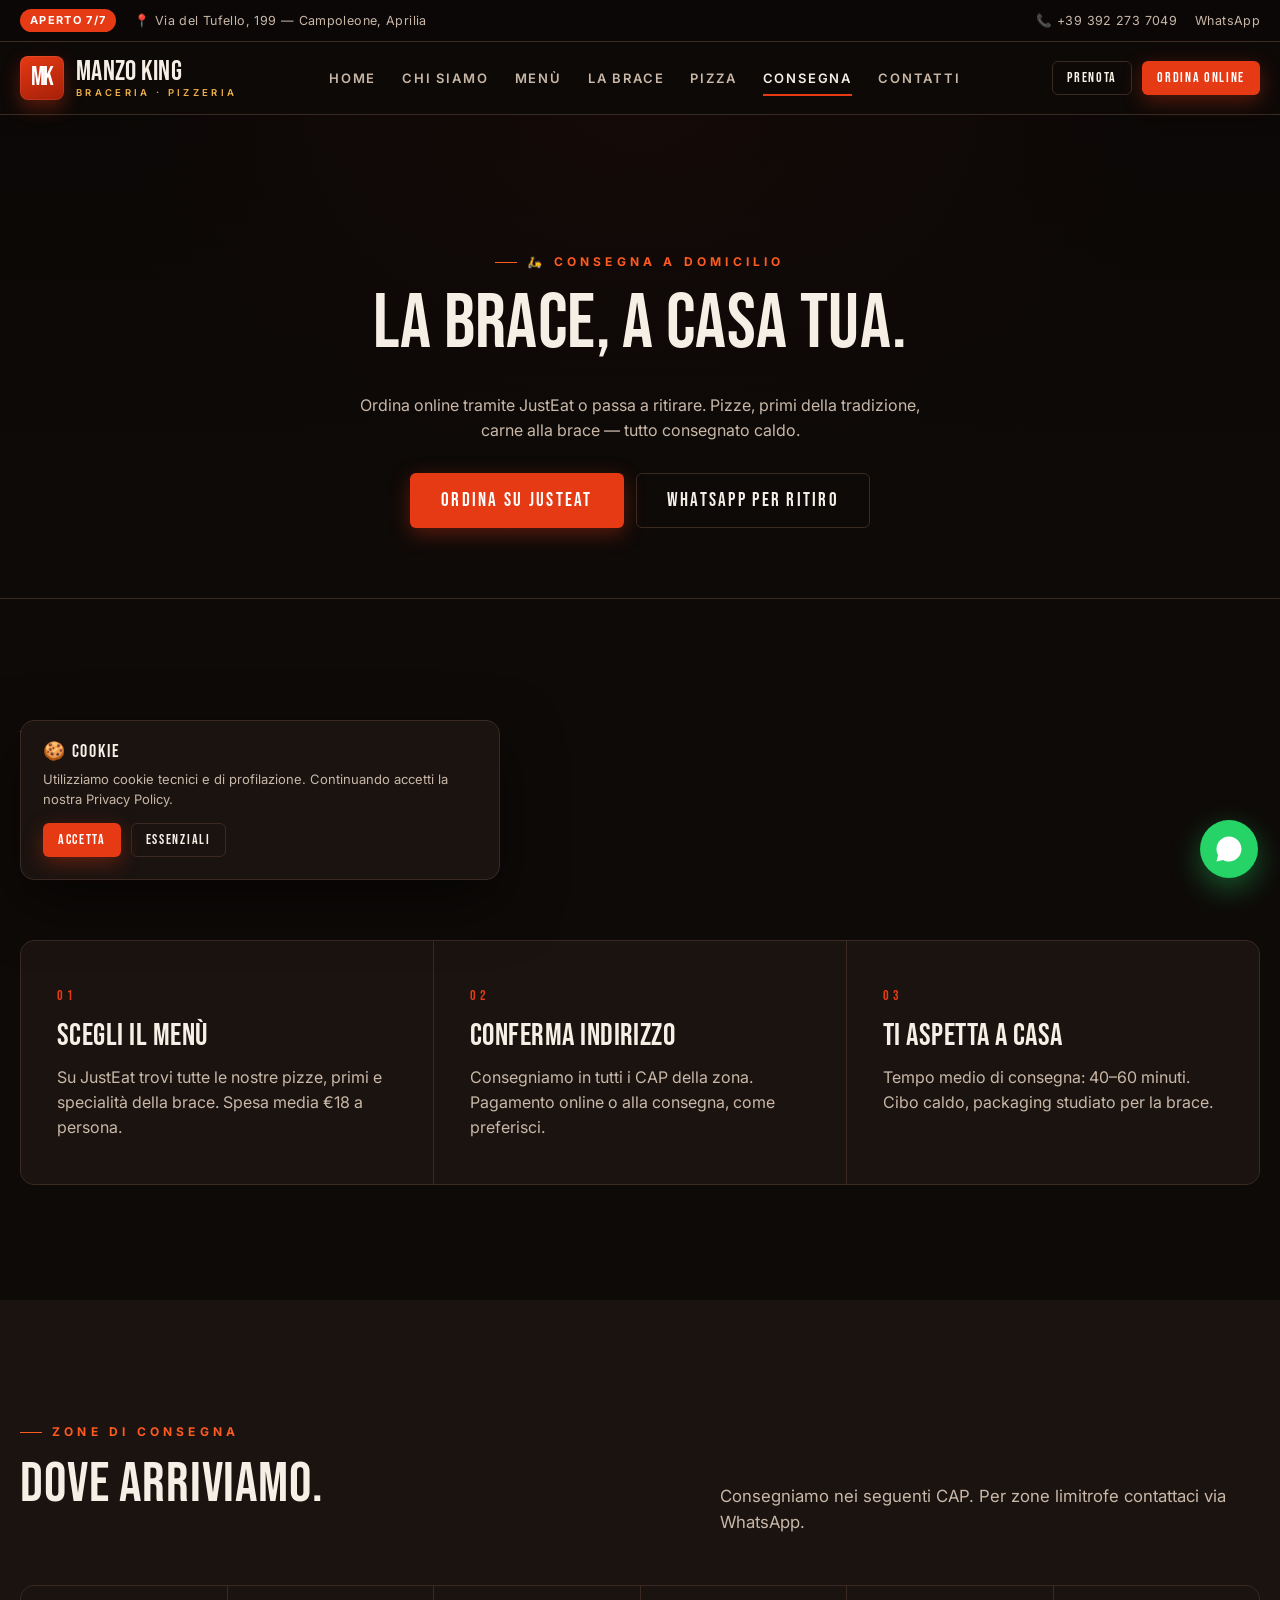
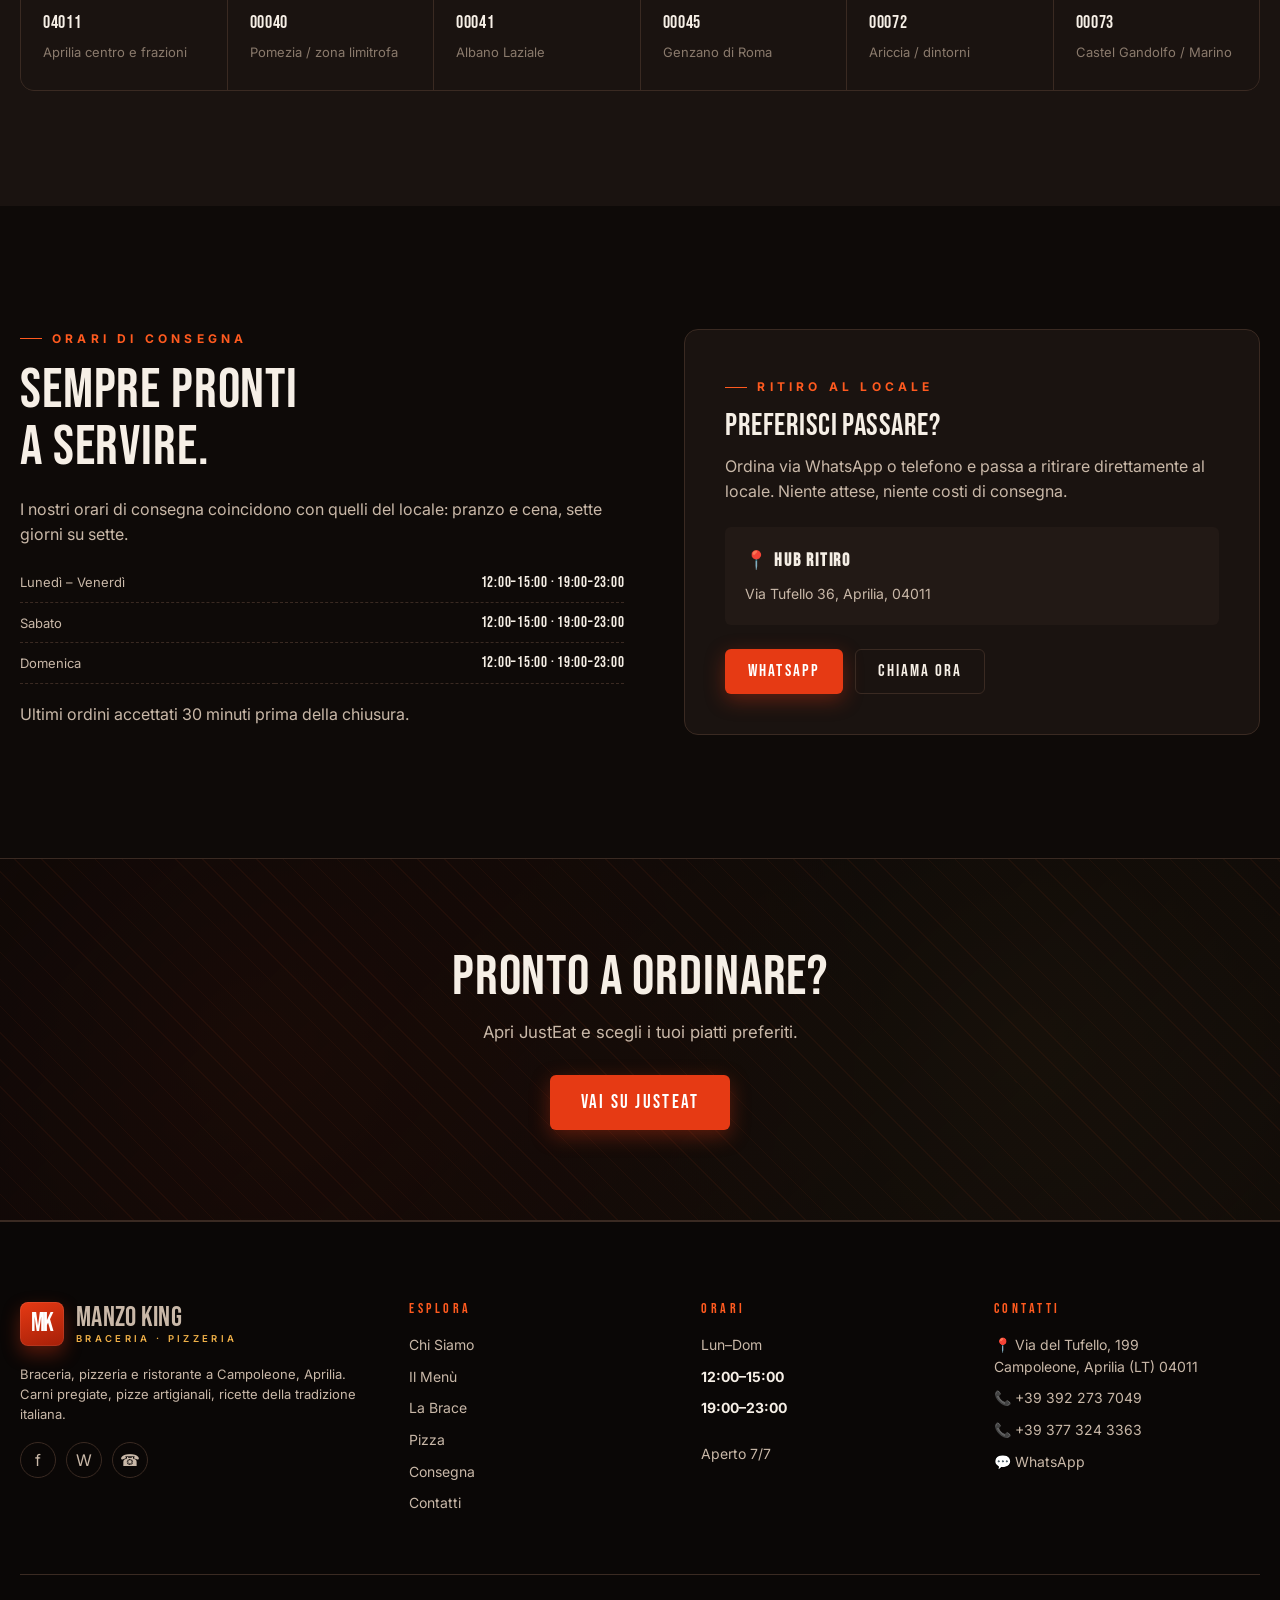
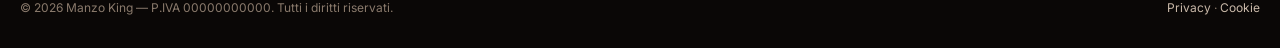
<file: consegna.html>
<!DOCTYPE html>
<html lang="it">
<head>
<meta charset="UTF-8">
<meta name="viewport" content="width=device-width, initial-scale=1.0">
<title>Consegna a Domicilio — Manzo King · Aprilia</title>
<meta name="description" content="Consegna a domicilio Aprilia e dintorni con JustEat. Pizze, primi e brace direttamente a casa. Spesa media €18 a persona.">
<link rel="canonical" href="https://www.manzoking.it/consegna">
<meta property="og:title" content="Consegna a Domicilio — Manzo King · Aprilia">
<meta property="og:description" content="Consegna a domicilio Aprilia e dintorni con JustEat. Pizze, primi e brace direttamente a casa. Spesa media €18 a persona.">
<meta property="og:url" content="https://www.manzoking.it/consegna">
<meta property="og:image" content="https://images.unsplash.com/photo-1558030006-450675393462?w=1200">
<meta property="og:locale" content="it_IT">
<meta name="twitter:card" content="summary_large_image">
<script type="application/ld+json">
{"@context":"https://schema.org","@type":"BreadcrumbList","itemListElement":[
{"@type":"ListItem","position":1,"name":"Home","item":"https://www.manzoking.it/"},
{"@type":"ListItem","position":2,"name":"Consegna","item":"https://www.manzoking.it/consegna"}
]}
</script>
<link rel="preconnect" href="https://fonts.googleapis.com">
<link rel="preconnect" href="https://fonts.gstatic.com" crossorigin>
<link href="https://fonts.googleapis.com/css2?family=Bebas+Neue&family=Inter:wght@400;500;600;700&display=swap" rel="stylesheet">
<link rel="stylesheet" href="styles.css">
</head>
<body data-screen-label="Consegna">
<div class="topbar">
  <div class="container topbar__inner">
    <div class="topbar__left">
      <span class="topbar__pill">APERTO 7/7</span>
      <span>📍 Via del Tufello, 199 — Campoleone, Aprilia</span>
    </div>
    <div class="topbar__right">
      <a href="tel:+393922737049">📞 +39 392 273 7049</a>
      <a href="https://wa.me/+393922737049" target="_blank" rel="noopener">WhatsApp</a>
    </div>
  </div>
</div>
<header class="nav">
  <div class="container nav__inner">
    <a href="index.html" class="brand"><div class="brand__mark">MK</div><div class="brand__wordmark">Manzo King<span>BRACERIA · PIZZERIA</span></div></a>
    <nav class="nav__menu">
      <a class="nav__link" href="index.html">Home</a>
      <a class="nav__link" href="chi-siamo.html">Chi Siamo</a>
      <a class="nav__link" href="menu.html">Menù</a>
      <a class="nav__link" href="la-brace.html">La Brace</a>
      <a class="nav__link" href="pizza.html">Pizza</a>
      <a class="nav__link is-active" href="consegna.html">Consegna</a>
      <a class="nav__link" href="contatti.html">Contatti</a>
    </nav>
    <div class="nav__ctas">
      <button class="btn btn--ghost btn--sm" data-open="booking">Prenota</button>
      <a class="btn btn--primary btn--sm" href="https://www.justeat.it/restaurants-manzo-king-campoleone/menu" target="_blank" rel="noopener">Ordina Online</a>
      <button class="nav__burger" aria-label="Apri menu">☰</button>
    </div>
  </div>
</header>

<section class="menu-hero">
  <div class="container">
    <div class="eyebrow" style="justify-content:center;">🛵 Consegna a Domicilio</div>
    <h1>La Brace, a Casa Tua.</h1>
    <p>Ordina online tramite JustEat o passa a ritirare. Pizze, primi della tradizione, carne alla brace — tutto consegnato caldo.</p>
    <div class="flex-cta" style="justify-content:center;">
      <a class="btn btn--primary btn--lg" href="https://www.justeat.it/restaurants-manzo-king-campoleone/menu" target="_blank" rel="noopener">Ordina su JustEat</a>
      <a class="btn btn--ghost btn--lg" href="https://wa.me/+393922737049" target="_blank" rel="noopener">WhatsApp per Ritiro</a>
    </div>
  </div>
</section>

<section class="section">
  <div class="container">
    <div class="s-head reveal">
      <div class="s-head__title">
        <div class="eyebrow">Come Funziona</div>
        <h2>Tre Passi, Brace<br>in 45 Minuti.</h2>
      </div>
    </div>
    <div class="pillars reveal">
      <article class="pillar">
        <div class="pillar__num">01</div>
        <h3>Scegli il Menù</h3>
        <p>Su JustEat trovi tutte le nostre pizze, primi e specialità della brace. Spesa media €18 a persona.</p>
      </article>
      <article class="pillar">
        <div class="pillar__num">02</div>
        <h3>Conferma Indirizzo</h3>
        <p>Consegniamo in tutti i CAP della zona. Pagamento online o alla consegna, come preferisci.</p>
      </article>
      <article class="pillar">
        <div class="pillar__num">03</div>
        <h3>Ti Aspetta a Casa</h3>
        <p>Tempo medio di consegna: 40–60 minuti. Cibo caldo, packaging studiato per la brace.</p>
      </article>
    </div>
  </div>
</section>

<section class="section section--alt">
  <div class="container">
    <div class="s-head reveal">
      <div class="s-head__title">
        <div class="eyebrow">Zone di Consegna</div>
        <h2>Dove Arriviamo.</h2>
      </div>
      <p>Consegniamo nei seguenti CAP. Per zone limitrofe contattaci via WhatsApp.</p>
    </div>
    <div class="features reveal">
      <div class="feature"><h4>04011</h4><p>Aprilia centro e frazioni</p></div>
      <div class="feature"><h4>00040</h4><p>Pomezia / zona limitrofa</p></div>
      <div class="feature"><h4>00041</h4><p>Albano Laziale</p></div>
      <div class="feature"><h4>00045</h4><p>Genzano di Roma</p></div>
      <div class="feature"><h4>00072</h4><p>Ariccia / dintorni</p></div>
      <div class="feature"><h4>00073</h4><p>Castel Gandolfo / Marino</p></div>
    </div>
  </div>
</section>

<section class="section">
  <div class="container two-col">
    <div class="reveal">
      <div class="eyebrow">Orari di Consegna</div>
      <h2>Sempre Pronti<br>a Servire.</h2>
      <p>I nostri orari di consegna coincidono con quelli del locale: pranzo e cena, sette giorni su sette.</p>
      <table class="hours-table">
        <tr><td>Lunedì – Venerdì</td><td>12:00–15:00 · 19:00–23:00</td></tr>
        <tr><td>Sabato</td><td>12:00–15:00 · 19:00–23:00</td></tr>
        <tr><td>Domenica</td><td>12:00–15:00 · 19:00–23:00</td></tr>
      </table>
      <p style="margin-top:18px;">Ultimi ordini accettati 30 minuti prima della chiusura.</p>
    </div>
    <div class="reveal" style="background:var(--bg-2);border:1px solid var(--line);border-radius:var(--rad-lg);padding:40px;">
      <div class="eyebrow">Ritiro al Locale</div>
      <h3>Preferisci Passare?</h3>
      <p>Ordina via WhatsApp o telefono e passa a ritirare direttamente al locale. Niente attese, niente costi di consegna.</p>
      <div style="margin:24px 0;padding:20px;background:var(--bg-3);border-radius:var(--rad);">
        <strong style="color:var(--ink);font-family:'Bebas Neue';font-size:18px;letter-spacing:.1em;">📍 Hub Ritiro</strong>
        <p style="margin:8px 0 0;font-size:14px;">Via Tufello 36, Aprilia, 04011</p>
      </div>
      <div class="flex-cta">
        <a class="btn btn--primary" href="https://wa.me/+393922737049" target="_blank" rel="noopener">WhatsApp</a>
        <a class="btn btn--ghost" href="tel:+393922737049">Chiama Ora</a>
      </div>
    </div>
  </div>
</section>

<section class="delivery-band">
  <div class="container reveal">
    <h2>Pronto a Ordinare?</h2>
    <p>Apri JustEat e scegli i tuoi piatti preferiti.</p>
    <a class="btn btn--primary btn--lg" href="https://www.justeat.it/restaurants-manzo-king-campoleone/menu" target="_blank" rel="noopener">Vai su JustEat</a>
  </div>
</section>

<footer class="footer">
  <div class="container">
    <div class="footer__grid">
      <div>
        <a href="index.html" class="brand"><div class="brand__mark">MK</div><div class="brand__wordmark">Manzo King<span>BRACERIA · PIZZERIA</span></div></a>
        <p style="font-size:13px;margin-top:18px;">Braceria, pizzeria e ristorante a Campoleone, Aprilia. Carni pregiate, pizze artigianali, ricette della tradizione italiana.</p>
        <div class="footer__socials" style="margin-top:18px;">
          <a class="footer__social" href="https://facebook.com/ManzoKingCampoleone" target="_blank" rel="noopener" aria-label="Facebook">f</a>
          <a class="footer__social" href="https://wa.me/+393922737049" target="_blank" rel="noopener" aria-label="WhatsApp">W</a>
          <a class="footer__social" href="tel:+393922737049" aria-label="Telefono">☎</a>
        </div>
      </div>
      <div><h4>Esplora</h4><ul>
        <li><a href="chi-siamo.html">Chi Siamo</a></li>
        <li><a href="menu.html">Il Menù</a></li>
        <li><a href="la-brace.html">La Brace</a></li>
        <li><a href="pizza.html">Pizza</a></li>
        <li><a href="consegna.html">Consegna</a></li>
        <li><a href="contatti.html">Contatti</a></li>
      </ul></div>
      <div><h4>Orari</h4><ul>
        <li>Lun–Dom</li>
        <li><strong style="color:var(--ink);">12:00–15:00</strong></li>
        <li><strong style="color:var(--ink);">19:00–23:00</strong></li>
        <li style="margin-top:14px;">Aperto 7/7</li>
      </ul></div>
      <div><h4>Contatti</h4><ul>
        <li>📍 Via del Tufello, 199<br>Campoleone, Aprilia (LT) 04011</li>
        <li><a href="tel:+393922737049">📞 +39 392 273 7049</a></li>
        <li><a href="tel:+393773243363">📞 +39 377 324 3363</a></li>
        <li><a href="https://wa.me/+393922737049">💬 WhatsApp</a></li>
      </ul></div>
    </div>
    <div class="footer__bottom">
      <span>© 2026 Manzo King — P.IVA 00000000000. Tutti i diritti riservati.</span>
      <span><a href="#">Privacy</a> · <a href="#">Cookie</a></span>
    </div>
  </div>
</footer>
<a class="fab-wa" href="https://wa.me/+393922737049" target="_blank" rel="noopener" aria-label="WhatsApp">
  <svg viewBox="0 0 24 24" fill="white"><path d="M17.5 14.4c-.3-.1-1.7-.8-2-.9-.3-.1-.5-.1-.7.1-.2.3-.7.9-.9 1.1-.2.2-.3.2-.6.1-.3-.1-1.2-.4-2.3-1.4-.8-.7-1.4-1.7-1.6-2-.2-.3 0-.5.1-.6.1-.1.3-.3.4-.5.1-.2.2-.3.3-.5.1-.2 0-.4 0-.5-.1-.1-.7-1.7-1-2.3-.2-.6-.5-.5-.7-.5h-.6c-.2 0-.5.1-.8.4-.3.3-1 1-1 2.5s1.1 2.9 1.2 3.1c.1.2 2.1 3.3 5.2 4.6.7.3 1.3.5 1.7.6.7.2 1.4.2 1.9.1.6-.1 1.7-.7 2-1.4.2-.7.2-1.2.2-1.4-.1-.2-.3-.3-.6-.4M12 2C6.5 2 2 6.5 2 12c0 1.8.5 3.4 1.3 4.9L2 22l5.3-1.3c1.4.8 3 1.3 4.7 1.3 5.5 0 10-4.5 10-10S17.5 2 12 2"/></svg>
</a>
<a class="mobile-order-bar" href="https://www.justeat.it/restaurants-manzo-king-campoleone/menu" target="_blank" rel="noopener">🛵 Ordina Online su JustEat</a>
<div class="cookies" id="cookies"><h4>🍪 Cookie</h4><p>Utilizziamo cookie tecnici e di profilazione. Continuando accetti la nostra Privacy Policy.</p><div class="cookies__actions"><button class="btn btn--primary btn--sm" data-cookie="all">Accetta</button><button class="btn btn--ghost btn--sm" data-cookie="essential">Essenziali</button></div></div>
<div class="modal" id="booking-modal"><div class="modal__card"><button class="modal__close" data-close>×</button><div class="eyebrow">Prenota Online</div><h3>Riserva il tuo Tavolo</h3><p class="modal__sub">Ti contatteremo entro 1 ora per conferma.</p><form id="booking-form"><div class="form-grid"><div class="field"><label>Nome e Cognome</label><input name="name" type="text" required></div><div class="field"><label>Telefono</label><input name="phone" type="tel" required></div><div class="field"><label>Data</label><input name="date" type="date" required></div><div class="field"><label>Orario</label><select name="time" required><option value="">Seleziona</option><option>12:30</option><option>13:00</option><option>13:30</option><option>19:30</option><option>20:00</option><option>20:30</option><option>21:00</option><option>21:30</option></select></div><div class="field"><label>Ospiti</label><select name="guests" required><option value="">—</option><option>1</option><option>2</option><option>3</option><option>4</option><option>5</option><option>6</option><option>7</option><option>8+</option></select></div><div class="field"><label>Email</label><input name="email" type="email"></div><div class="field full"><label>Note</label><textarea name="notes"></textarea></div></div><button class="btn btn--primary btn--lg" style="width:100%;justify-content:center;margin-top:18px;">Conferma</button><div class="form-msg"></div></form></div></div>
<script src="script.js"></script>
</body></html>
</file>
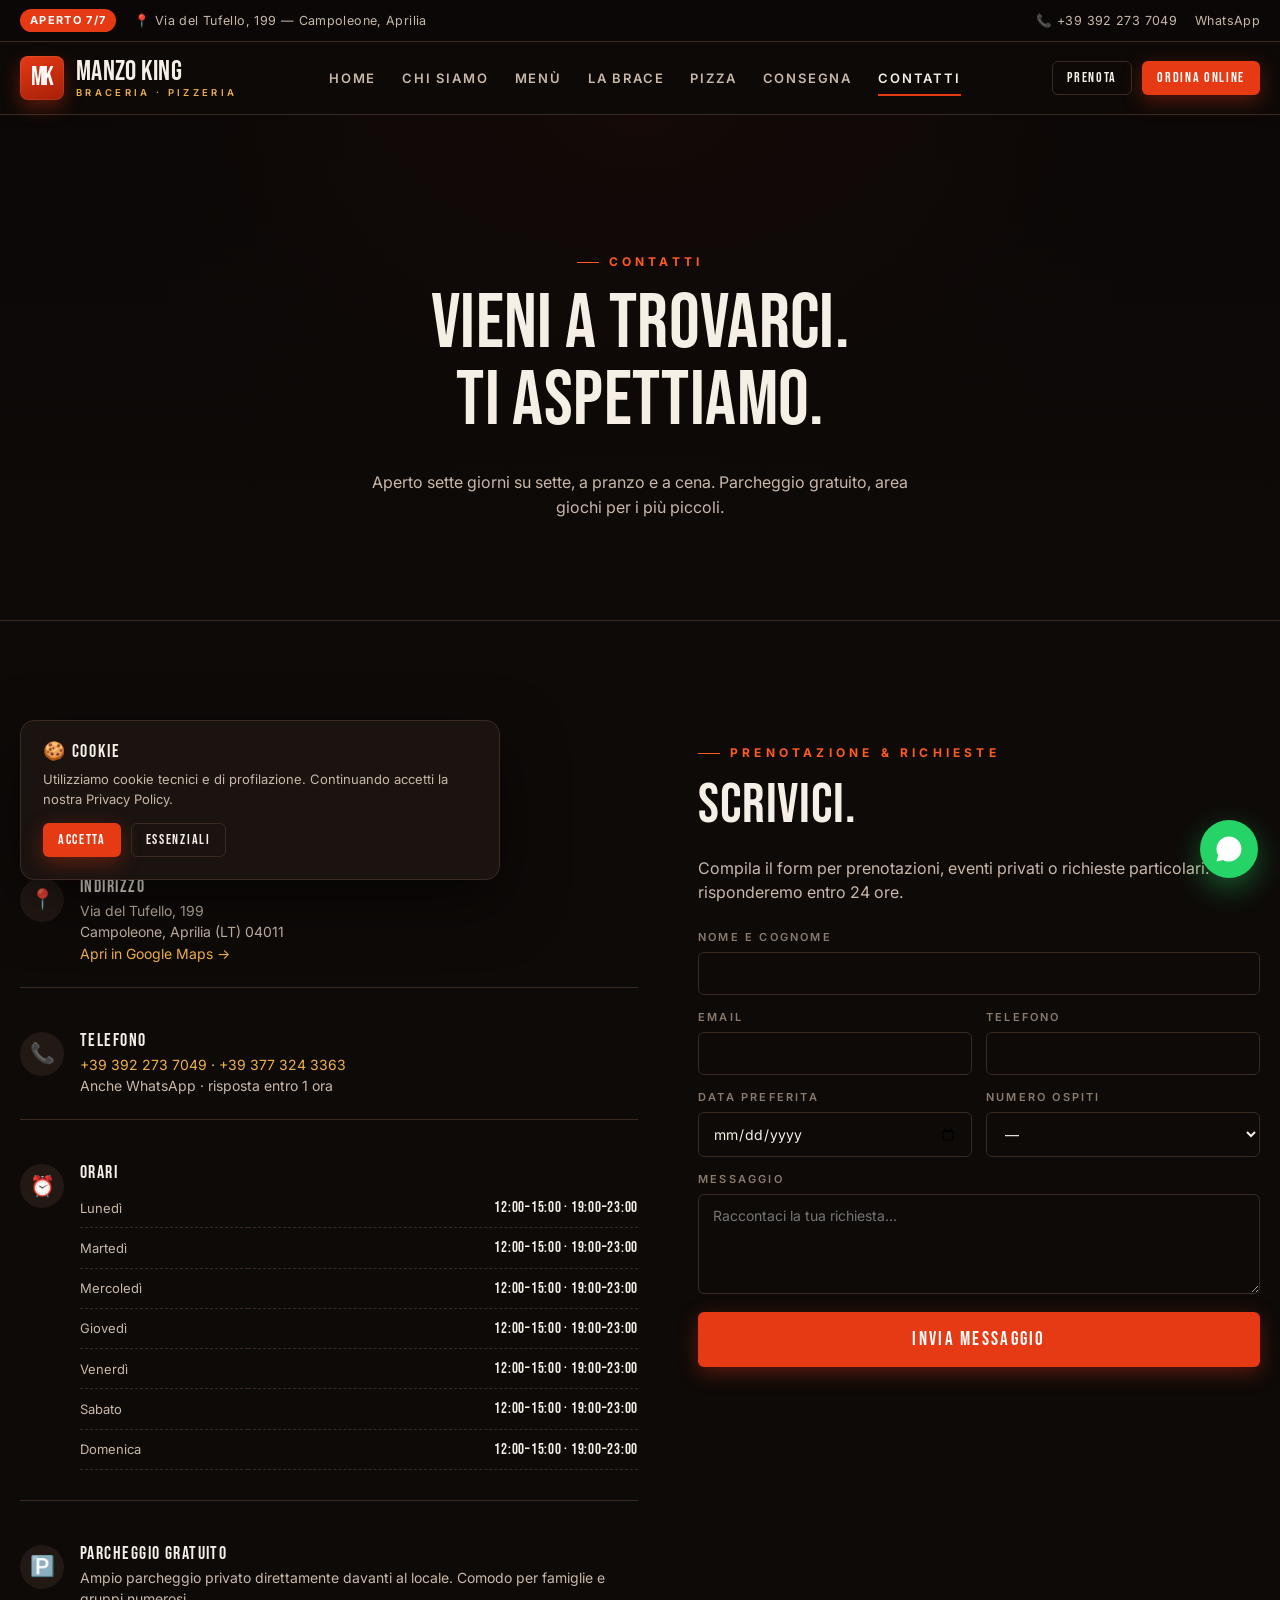
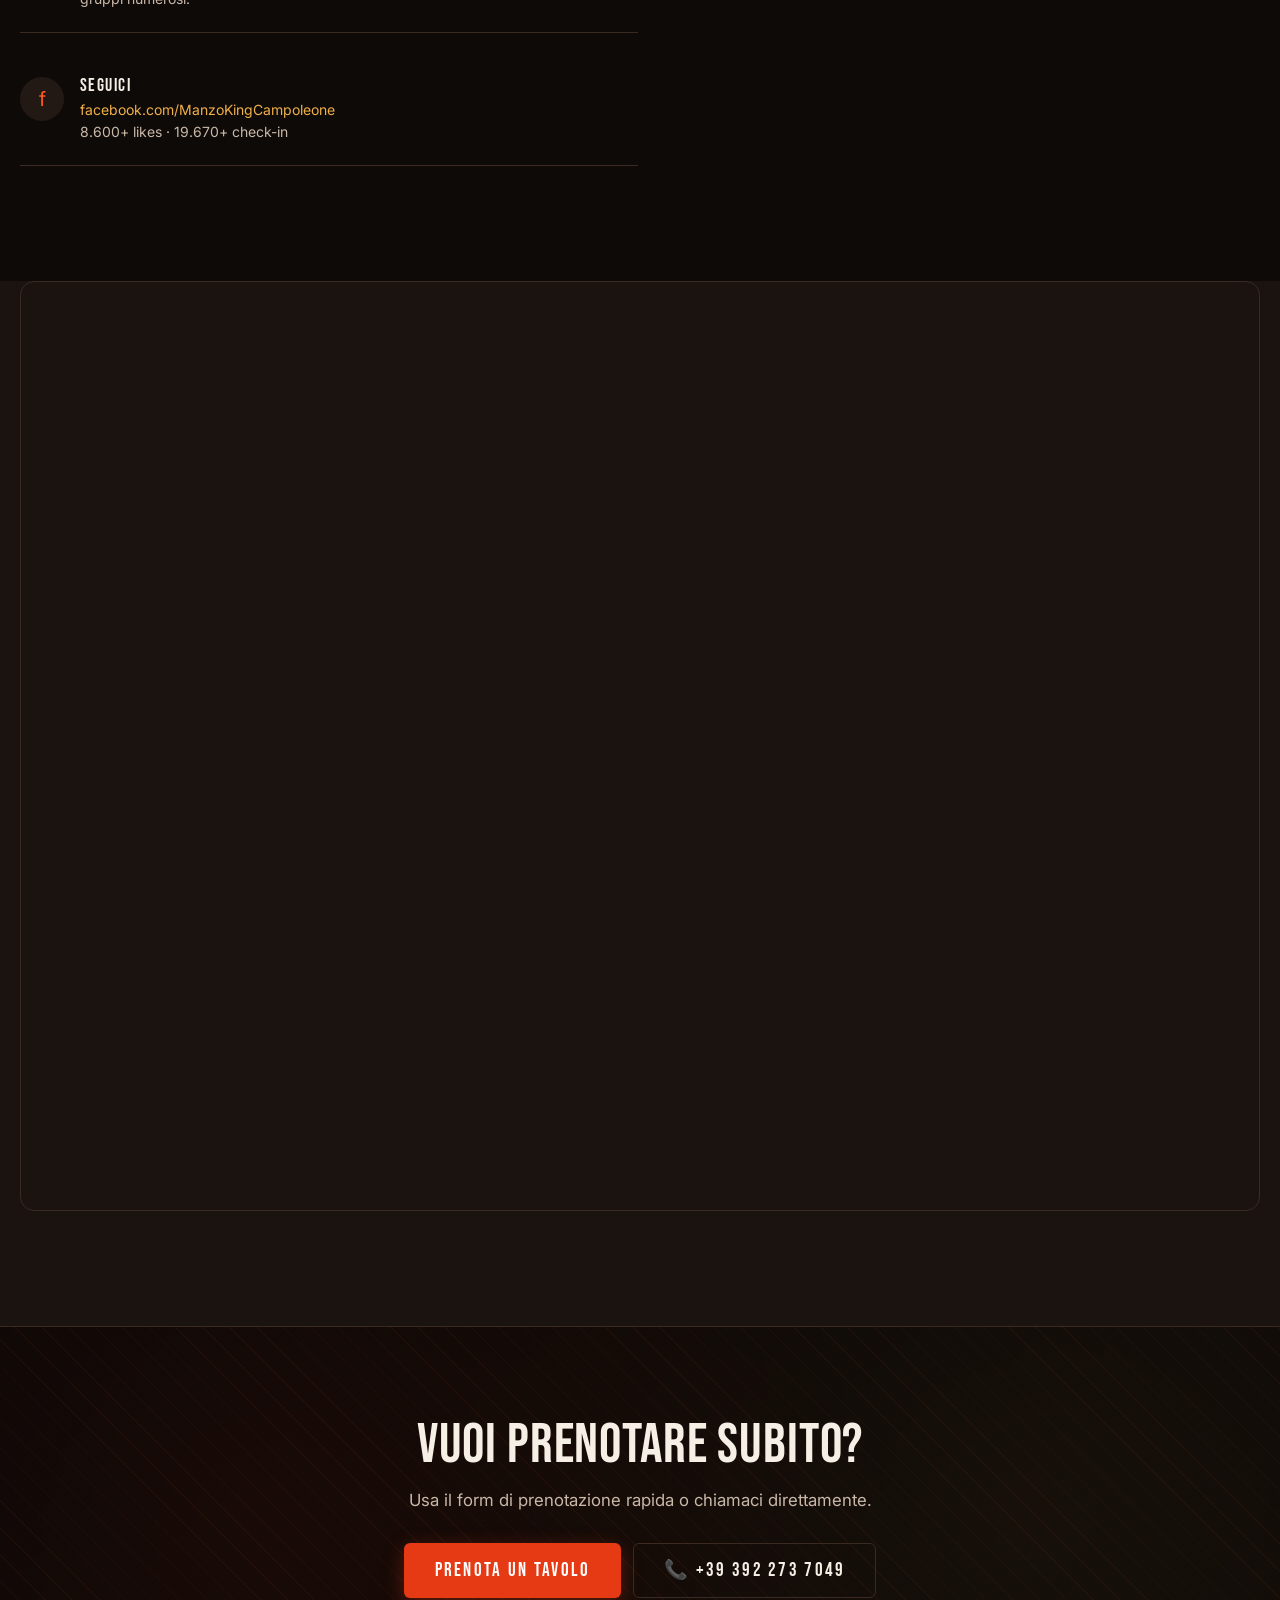
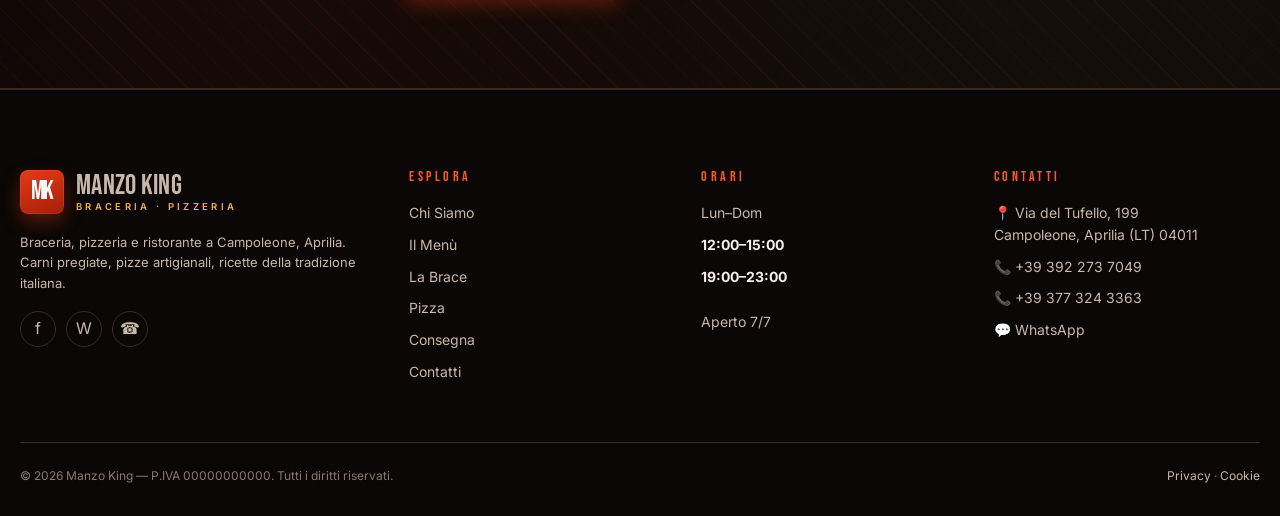
<file: contatti.html>
<!DOCTYPE html>
<html lang="it">
<head>
<meta charset="UTF-8">
<meta name="viewport" content="width=device-width, initial-scale=1.0">
<title>Contatti — Manzo King · Braceria Aprilia</title>
<meta name="description" content="Contattaci: Via del Tufello 199, Campoleone, Aprilia (LT). Tel +39 392 273 7049. Aperto 7/7 a pranzo e cena. Mappa, orari, parcheggio gratuito.">
<link rel="canonical" href="https://www.manzoking.it/contatti">
<meta property="og:title" content="Contatti — Manzo King · Braceria Aprilia">
<meta property="og:description" content="Contattaci: Via del Tufello 199, Campoleone, Aprilia (LT). Tel +39 392 273 7049. Aperto 7/7 a pranzo e cena. Mappa, orari, parcheggio gratuito.">
<meta property="og:url" content="https://www.manzoking.it/contatti">
<meta property="og:image" content="https://images.unsplash.com/photo-1558030006-450675393462?w=1200">
<meta property="og:locale" content="it_IT">
<meta name="twitter:card" content="summary_large_image">
<script type="application/ld+json">
{"@context":"https://schema.org","@type":"LocalBusiness","name":"Manzo King","image":"https://images.unsplash.com/photo-1558030006-450675393462?w=1200","telephone":"+393922737049","address":{"@type":"PostalAddress","streetAddress":"Via del Tufello, 199","addressLocality":"Campoleone, Aprilia","postalCode":"04011","addressCountry":"IT"},"openingHours":["Mo-Su 12:00-15:00","Mo-Su 19:00-23:00"],"priceRange":"€€"}
</script>
<script type="application/ld+json">
{"@context":"https://schema.org","@type":"BreadcrumbList","itemListElement":[
{"@type":"ListItem","position":1,"name":"Home","item":"https://www.manzoking.it/"},
{"@type":"ListItem","position":2,"name":"Contatti","item":"https://www.manzoking.it/contatti"}
]}
</script>
<link rel="preconnect" href="https://fonts.googleapis.com">
<link rel="preconnect" href="https://fonts.gstatic.com" crossorigin>
<link href="https://fonts.googleapis.com/css2?family=Bebas+Neue&family=Inter:wght@400;500;600;700&display=swap" rel="stylesheet">
<link rel="stylesheet" href="styles.css">
</head>
<body data-screen-label="Contatti">
<div class="topbar">
  <div class="container topbar__inner">
    <div class="topbar__left">
      <span class="topbar__pill">APERTO 7/7</span>
      <span>📍 Via del Tufello, 199 — Campoleone, Aprilia</span>
    </div>
    <div class="topbar__right">
      <a href="tel:+393922737049">📞 +39 392 273 7049</a>
      <a href="https://wa.me/+393922737049" target="_blank" rel="noopener">WhatsApp</a>
    </div>
  </div>
</div>
<header class="nav">
  <div class="container nav__inner">
    <a href="index.html" class="brand"><div class="brand__mark">MK</div><div class="brand__wordmark">Manzo King<span>BRACERIA · PIZZERIA</span></div></a>
    <nav class="nav__menu">
      <a class="nav__link" href="index.html">Home</a>
      <a class="nav__link" href="chi-siamo.html">Chi Siamo</a>
      <a class="nav__link" href="menu.html">Menù</a>
      <a class="nav__link" href="la-brace.html">La Brace</a>
      <a class="nav__link" href="pizza.html">Pizza</a>
      <a class="nav__link" href="consegna.html">Consegna</a>
      <a class="nav__link is-active" href="contatti.html">Contatti</a>
    </nav>
    <div class="nav__ctas">
      <button class="btn btn--ghost btn--sm" data-open="booking">Prenota</button>
      <a class="btn btn--primary btn--sm" href="https://www.justeat.it/restaurants-manzo-king-campoleone/menu" target="_blank" rel="noopener">Ordina Online</a>
      <button class="nav__burger" aria-label="Apri menu">☰</button>
    </div>
  </div>
</header>

<section class="menu-hero">
  <div class="container">
    <div class="eyebrow" style="justify-content:center;">Contatti</div>
    <h1>Vieni a Trovarci.<br>Ti Aspettiamo.</h1>
    <p>Aperto sette giorni su sette, a pranzo e a cena. Parcheggio gratuito, area giochi per i più piccoli.</p>
  </div>
</section>

<section class="section">
  <div class="container contact-grid">
    <div class="reveal">
      <div class="eyebrow">Informazioni</div>
      <h2>Dove Siamo.</h2>

      <div class="contact-info">
        <div class="contact-info__item">
          <div class="contact-info__icon">📍</div>
          <div><h4>Indirizzo</h4><p>Via del Tufello, 199<br>Campoleone, Aprilia (LT) 04011<br><a href="https://maps.google.com/?q=Via+del+Tufello+199+Aprilia" target="_blank" rel="noopener">Apri in Google Maps →</a></p></div>
        </div>
        <div class="contact-info__item">
          <div class="contact-info__icon">📞</div>
          <div><h4>Telefono</h4><p><a href="tel:+393922737049">+39 392 273 7049</a> · <a href="tel:+393773243363">+39 377 324 3363</a><br>Anche WhatsApp · risposta entro 1 ora</p></div>
        </div>
        <div class="contact-info__item">
          <div class="contact-info__icon">⏰</div>
          <div style="flex:1;">
            <h4>Orari</h4>
            <table class="hours-table" style="margin-top:6px;">
              <tr><td>Lunedì</td><td>12:00–15:00 · 19:00–23:00</td></tr>
              <tr><td>Martedì</td><td>12:00–15:00 · 19:00–23:00</td></tr>
              <tr><td>Mercoledì</td><td>12:00–15:00 · 19:00–23:00</td></tr>
              <tr><td>Giovedì</td><td>12:00–15:00 · 19:00–23:00</td></tr>
              <tr><td>Venerdì</td><td>12:00–15:00 · 19:00–23:00</td></tr>
              <tr><td>Sabato</td><td>12:00–15:00 · 19:00–23:00</td></tr>
              <tr><td>Domenica</td><td>12:00–15:00 · 19:00–23:00</td></tr>
            </table>
          </div>
        </div>
        <div class="contact-info__item">
          <div class="contact-info__icon">🅿️</div>
          <div><h4>Parcheggio Gratuito</h4><p>Ampio parcheggio privato direttamente davanti al locale. Comodo per famiglie e gruppi numerosi.</p></div>
        </div>
        <div class="contact-info__item">
          <div class="contact-info__icon">f</div>
          <div><h4>Seguici</h4><p><a href="https://facebook.com/ManzoKingCampoleone" target="_blank" rel="noopener">facebook.com/ManzoKingCampoleone</a><br>8.600+ likes · 19.670+ check-in</p></div>
        </div>
      </div>
    </div>

    <div class="reveal">
      <div class="eyebrow">Prenotazione & Richieste</div>
      <h2>Scrivici.</h2>
      <p>Compila il form per prenotazioni, eventi privati o richieste particolari. Ti risponderemo entro 24 ore.</p>

      <form id="contact-form" style="margin-top:24px;">
        <div class="form-grid">
          <div class="field full"><label>Nome e Cognome</label><input name="name" type="text" required></div>
          <div class="field"><label>Email</label><input name="email" type="email" required></div>
          <div class="field"><label>Telefono</label><input name="phone" type="tel" required></div>
          <div class="field"><label>Data preferita</label><input name="date" type="date"></div>
          <div class="field"><label>Numero ospiti</label><select name="guests"><option value="">—</option><option>1</option><option>2</option><option>3</option><option>4</option><option>5</option><option>6</option><option>7+</option></select></div>
          <div class="field full"><label>Messaggio</label><textarea name="message" required placeholder="Raccontaci la tua richiesta..."></textarea></div>
        </div>
        <button class="btn btn--primary btn--lg" style="width:100%;justify-content:center;margin-top:18px;" type="submit">Invia Messaggio</button>
        <div class="form-msg"></div>
      </form>
    </div>
  </div>
</section>

<section class="section section--alt" style="padding-top:0;">
  <div class="container">
    <div class="map reveal">
      <iframe loading="lazy" allowfullscreen referrerpolicy="no-referrer-when-downgrade"
        src="https://www.openstreetmap.org/export/embed.html?bbox=12.62%2C41.59%2C12.68%2C41.65&layer=mapnik&marker=41.6238%2C12.6489"
        title="Mappa Manzo King — Via del Tufello, 199, Campoleone, Aprilia"></iframe>
    </div>
  </div>
</section>

<section class="delivery-band">
  <div class="container reveal">
    <h2>Vuoi Prenotare Subito?</h2>
    <p>Usa il form di prenotazione rapida o chiamaci direttamente.</p>
    <div class="flex-cta" style="justify-content:center;">
      <button class="btn btn--primary btn--lg" data-open="booking">Prenota un Tavolo</button>
      <a class="btn btn--ghost btn--lg" href="tel:+393922737049">📞 +39 392 273 7049</a>
    </div>
  </div>
</section>

<footer class="footer">
  <div class="container">
    <div class="footer__grid">
      <div>
        <a href="index.html" class="brand"><div class="brand__mark">MK</div><div class="brand__wordmark">Manzo King<span>BRACERIA · PIZZERIA</span></div></a>
        <p style="font-size:13px;margin-top:18px;">Braceria, pizzeria e ristorante a Campoleone, Aprilia. Carni pregiate, pizze artigianali, ricette della tradizione italiana.</p>
        <div class="footer__socials" style="margin-top:18px;">
          <a class="footer__social" href="https://facebook.com/ManzoKingCampoleone" target="_blank" rel="noopener" aria-label="Facebook">f</a>
          <a class="footer__social" href="https://wa.me/+393922737049" target="_blank" rel="noopener" aria-label="WhatsApp">W</a>
          <a class="footer__social" href="tel:+393922737049" aria-label="Telefono">☎</a>
        </div>
      </div>
      <div><h4>Esplora</h4><ul>
        <li><a href="chi-siamo.html">Chi Siamo</a></li>
        <li><a href="menu.html">Il Menù</a></li>
        <li><a href="la-brace.html">La Brace</a></li>
        <li><a href="pizza.html">Pizza</a></li>
        <li><a href="consegna.html">Consegna</a></li>
        <li><a href="contatti.html">Contatti</a></li>
      </ul></div>
      <div><h4>Orari</h4><ul>
        <li>Lun–Dom</li>
        <li><strong style="color:var(--ink);">12:00–15:00</strong></li>
        <li><strong style="color:var(--ink);">19:00–23:00</strong></li>
        <li style="margin-top:14px;">Aperto 7/7</li>
      </ul></div>
      <div><h4>Contatti</h4><ul>
        <li>📍 Via del Tufello, 199<br>Campoleone, Aprilia (LT) 04011</li>
        <li><a href="tel:+393922737049">📞 +39 392 273 7049</a></li>
        <li><a href="tel:+393773243363">📞 +39 377 324 3363</a></li>
        <li><a href="https://wa.me/+393922737049">💬 WhatsApp</a></li>
      </ul></div>
    </div>
    <div class="footer__bottom">
      <span>© 2026 Manzo King — P.IVA 00000000000. Tutti i diritti riservati.</span>
      <span><a href="#">Privacy</a> · <a href="#">Cookie</a></span>
    </div>
  </div>
</footer>
<a class="fab-wa" href="https://wa.me/+393922737049" target="_blank" rel="noopener" aria-label="WhatsApp">
  <svg viewBox="0 0 24 24" fill="white"><path d="M17.5 14.4c-.3-.1-1.7-.8-2-.9-.3-.1-.5-.1-.7.1-.2.3-.7.9-.9 1.1-.2.2-.3.2-.6.1-.3-.1-1.2-.4-2.3-1.4-.8-.7-1.4-1.7-1.6-2-.2-.3 0-.5.1-.6.1-.1.3-.3.4-.5.1-.2.2-.3.3-.5.1-.2 0-.4 0-.5-.1-.1-.7-1.7-1-2.3-.2-.6-.5-.5-.7-.5h-.6c-.2 0-.5.1-.8.4-.3.3-1 1-1 2.5s1.1 2.9 1.2 3.1c.1.2 2.1 3.3 5.2 4.6.7.3 1.3.5 1.7.6.7.2 1.4.2 1.9.1.6-.1 1.7-.7 2-1.4.2-.7.2-1.2.2-1.4-.1-.2-.3-.3-.6-.4M12 2C6.5 2 2 6.5 2 12c0 1.8.5 3.4 1.3 4.9L2 22l5.3-1.3c1.4.8 3 1.3 4.7 1.3 5.5 0 10-4.5 10-10S17.5 2 12 2"/></svg>
</a>
<a class="mobile-order-bar" href="https://www.justeat.it/restaurants-manzo-king-campoleone/menu" target="_blank" rel="noopener">🛵 Ordina Online su JustEat</a>
<div class="cookies" id="cookies"><h4>🍪 Cookie</h4><p>Utilizziamo cookie tecnici e di profilazione. Continuando accetti la nostra Privacy Policy.</p><div class="cookies__actions"><button class="btn btn--primary btn--sm" data-cookie="all">Accetta</button><button class="btn btn--ghost btn--sm" data-cookie="essential">Essenziali</button></div></div>
<div class="modal" id="booking-modal"><div class="modal__card"><button class="modal__close" data-close>×</button><div class="eyebrow">Prenota Online</div><h3>Riserva il tuo Tavolo</h3><p class="modal__sub">Ti contatteremo entro 1 ora per conferma.</p><form id="booking-form"><div class="form-grid"><div class="field"><label>Nome e Cognome</label><input name="name" type="text" required></div><div class="field"><label>Telefono</label><input name="phone" type="tel" required></div><div class="field"><label>Data</label><input name="date" type="date" required></div><div class="field"><label>Orario</label><select name="time" required><option value="">Seleziona</option><option>12:30</option><option>13:00</option><option>13:30</option><option>19:30</option><option>20:00</option><option>20:30</option><option>21:00</option><option>21:30</option></select></div><div class="field"><label>Ospiti</label><select name="guests" required><option value="">—</option><option>1</option><option>2</option><option>3</option><option>4</option><option>5</option><option>6</option><option>7</option><option>8+</option></select></div><div class="field"><label>Email</label><input name="email" type="email"></div><div class="field full"><label>Note</label><textarea name="notes"></textarea></div></div><button class="btn btn--primary btn--lg" style="width:100%;justify-content:center;margin-top:18px;">Conferma</button><div class="form-msg"></div></form></div></div>
<script src="script.js"></script>
</body></html>
</file>
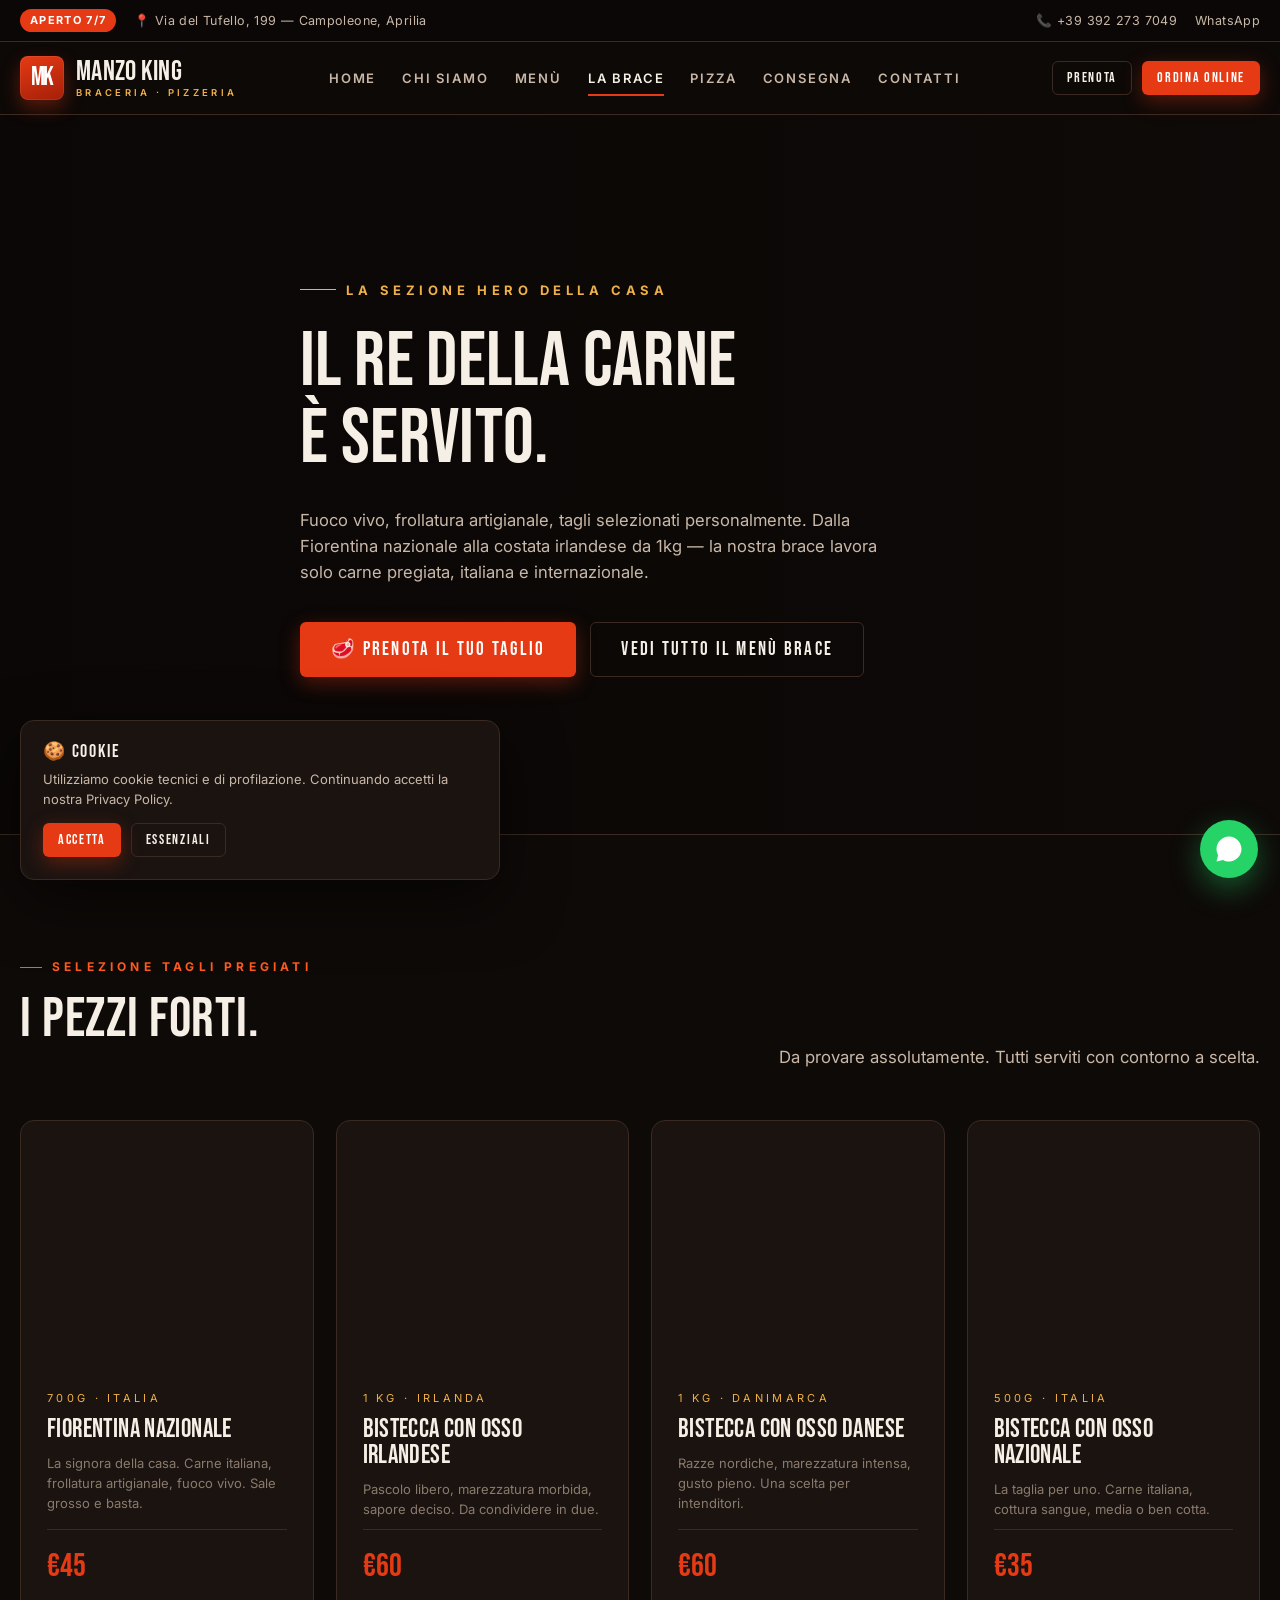
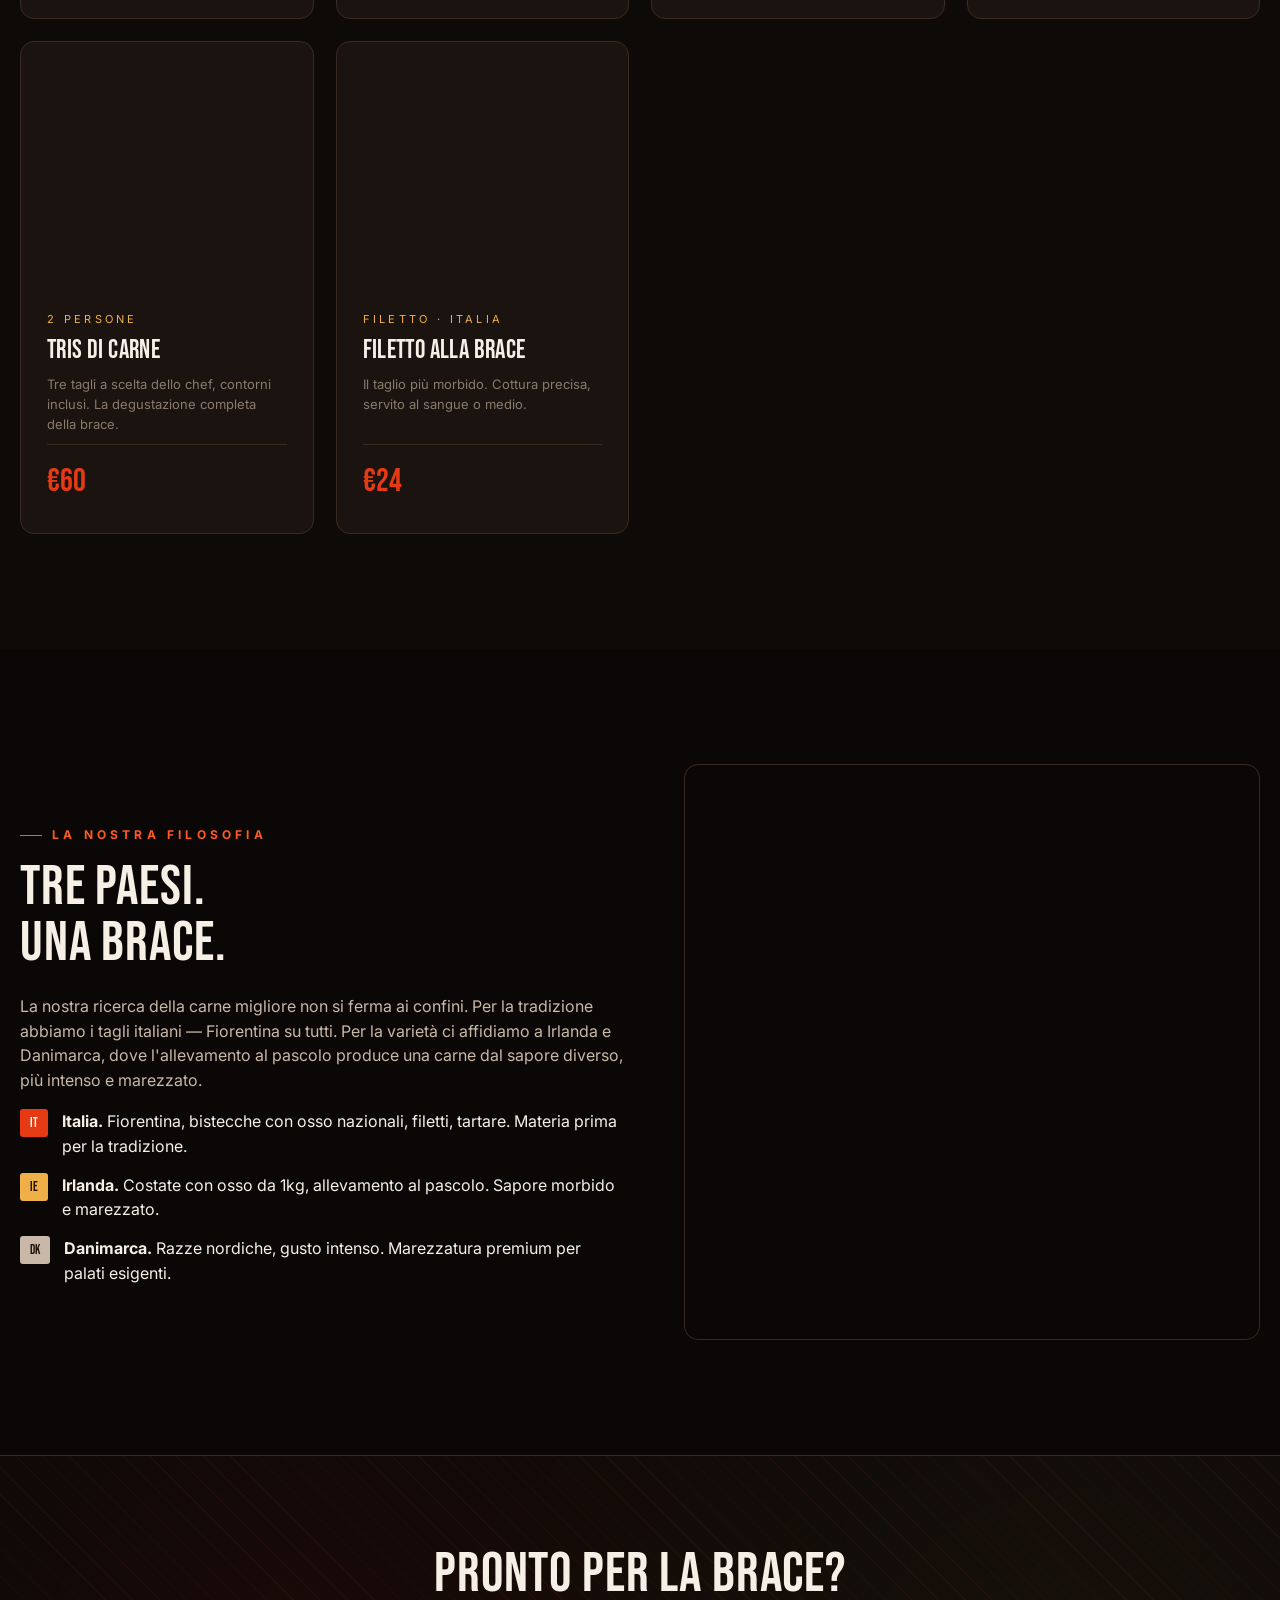
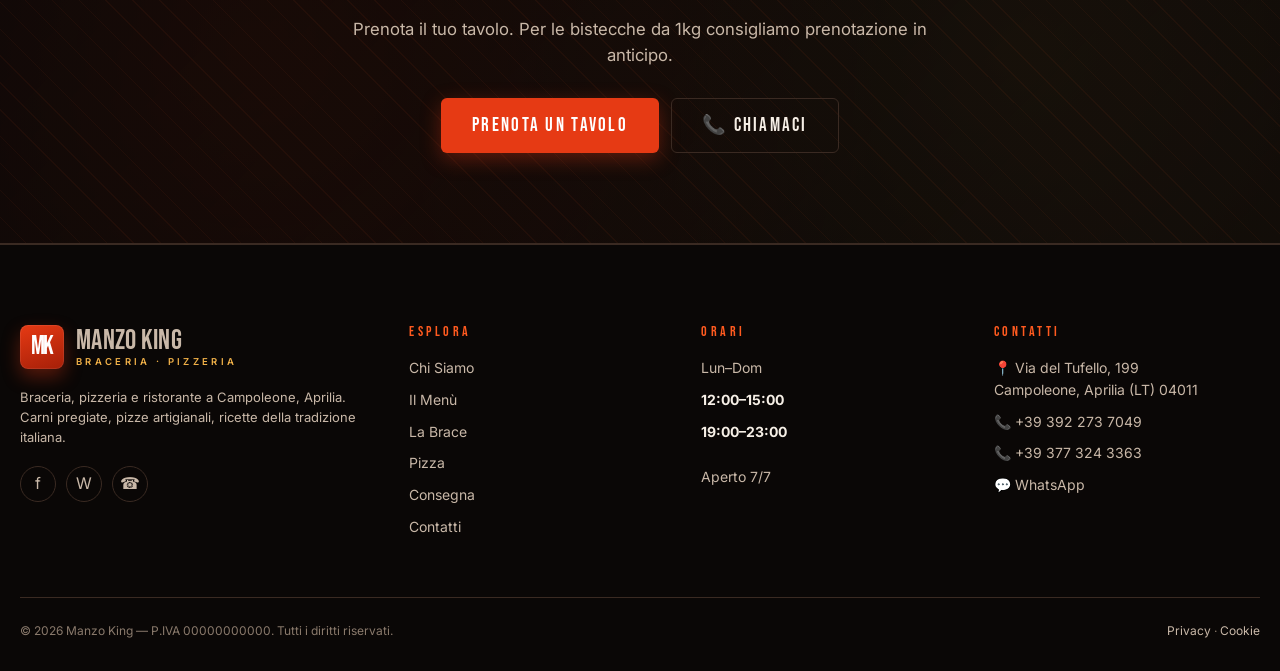
<file: la-brace.html>
<!DOCTYPE html>
<html lang="it">
<head>
<meta charset="UTF-8">
<meta name="viewport" content="width=device-width, initial-scale=1.0">
<title>La Brace — Carne Pregiata alla Griglia · Manzo King Aprilia</title>
<meta name="description" content="Fiorentina 700g, bistecca con osso 1kg Irlanda e Danimarca, tagliate, filetti alla brace. La selezione di tagli pregiati di Manzo King.">
<link rel="canonical" href="https://www.manzoking.it/la-brace">
<meta property="og:title" content="La Brace — Carne Pregiata alla Griglia · Manzo King Aprilia">
<meta property="og:description" content="Fiorentina 700g, bistecca con osso 1kg Irlanda e Danimarca, tagliate, filetti alla brace. La selezione di tagli pregiati di Manzo King.">
<meta property="og:url" content="https://www.manzoking.it/la-brace">
<meta property="og:image" content="https://images.unsplash.com/photo-1558030006-450675393462?w=1200">
<meta property="og:locale" content="it_IT">
<meta name="twitter:card" content="summary_large_image">
<script type="application/ld+json">
{"@context":"https://schema.org","@type":"BreadcrumbList","itemListElement":[
{"@type":"ListItem","position":1,"name":"Home","item":"https://www.manzoking.it/"},
{"@type":"ListItem","position":2,"name":"La Brace","item":"https://www.manzoking.it/la-brace"}
]}
</script>
<link rel="preconnect" href="https://fonts.googleapis.com">
<link rel="preconnect" href="https://fonts.gstatic.com" crossorigin>
<link href="https://fonts.googleapis.com/css2?family=Bebas+Neue&family=Inter:wght@400;500;600;700&display=swap" rel="stylesheet">
<link rel="stylesheet" href="styles.css">
</head>
<body data-screen-label="La Brace">
<div class="topbar">
  <div class="container topbar__inner">
    <div class="topbar__left">
      <span class="topbar__pill">APERTO 7/7</span>
      <span>📍 Via del Tufello, 199 — Campoleone, Aprilia</span>
    </div>
    <div class="topbar__right">
      <a href="tel:+393922737049">📞 +39 392 273 7049</a>
      <a href="https://wa.me/+393922737049" target="_blank" rel="noopener">WhatsApp</a>
    </div>
  </div>
</div>
<header class="nav">
  <div class="container nav__inner">
    <a href="index.html" class="brand"><div class="brand__mark">MK</div><div class="brand__wordmark">Manzo King<span>BRACERIA · PIZZERIA</span></div></a>
    <nav class="nav__menu">
      <a class="nav__link" href="index.html">Home</a>
      <a class="nav__link" href="chi-siamo.html">Chi Siamo</a>
      <a class="nav__link" href="menu.html">Menù</a>
      <a class="nav__link is-active" href="la-brace.html">La Brace</a>
      <a class="nav__link" href="pizza.html">Pizza</a>
      <a class="nav__link" href="consegna.html">Consegna</a>
      <a class="nav__link" href="contatti.html">Contatti</a>
    </nav>
    <div class="nav__ctas">
      <button class="btn btn--ghost btn--sm" data-open="booking">Prenota</button>
      <a class="btn btn--primary btn--sm" href="https://www.justeat.it/restaurants-manzo-king-campoleone/menu" target="_blank" rel="noopener">Ordina Online</a>
      <button class="nav__burger" aria-label="Apri menu">☰</button>
    </div>
  </div>
</header>

<section class="brace-hero">
  <div class="brace-hero__bg" style="background-image:url('https://images.unsplash.com/photo-1504674900247-0877df9cc836?auto=format&fit=crop&w=1920&q=80')"></div>
  <div class="brace-hero__overlay"></div>
  <div class="container brace-hero__inner">
    <div class="hero__kicker">La Sezione Hero della Casa</div>
    <h1>Il Re della Carne<br>è Servito.</h1>
    <p class="hero__sub">Fuoco vivo, frollatura artigianale, tagli selezionati personalmente. Dalla Fiorentina nazionale alla costata irlandese da 1kg — la nostra brace lavora solo carne pregiata, italiana e internazionale.</p>
    <div class="hero__ctas">
      <button class="btn btn--primary btn--lg" data-open="booking">🥩 Prenota il tuo Taglio</button>
      <a class="btn btn--ghost btn--lg" href="menu.html#brace">Vedi tutto il menù brace</a>
    </div>
  </div>
</section>

<section class="section">
  <div class="container">
    <div class="s-head reveal">
      <div class="s-head__title">
        <div class="eyebrow">Selezione Tagli Pregiati</div>
        <h2>I Pezzi Forti.</h2>
      </div>
      <p>Da provare assolutamente. Tutti serviti con contorno a scelta.</p>
    </div>

    <div class="cuts-grid">
      <article class="cut reveal">
        <div class="cut__img" style="background-image:url('https://images.unsplash.com/photo-1600891964092-4316c288032e?auto=format&fit=crop&w=700&q=80')"></div>
        <div class="cut__body">
          <span class="cut__weight">700g · ITALIA</span>
          <h3 class="cut__name">Fiorentina Nazionale</h3>
          <p class="cut__origin">La signora della casa. Carne italiana, frollatura artigianale, fuoco vivo. Sale grosso e basta.</p>
          <div class="cut__price">€45</div>
        </div>
      </article>

      <article class="cut reveal">
        <div class="cut__img" style="background-image:url('https://images.unsplash.com/photo-1558030006-450675393462?auto=format&fit=crop&w=700&q=80')"></div>
        <div class="cut__body">
          <span class="cut__weight">1 KG · IRLANDA</span>
          <h3 class="cut__name">Bistecca con Osso Irlandese</h3>
          <p class="cut__origin">Pascolo libero, marezzatura morbida, sapore deciso. Da condividere in due.</p>
          <div class="cut__price">€60</div>
        </div>
      </article>

      <article class="cut reveal">
        <div class="cut__img" style="background-image:url('https://images.unsplash.com/photo-1607116176939-3cbd56f9bb4d?auto=format&fit=crop&w=700&q=80')"></div>
        <div class="cut__body">
          <span class="cut__weight">1 KG · DANIMARCA</span>
          <h3 class="cut__name">Bistecca con Osso Danese</h3>
          <p class="cut__origin">Razze nordiche, marezzatura intensa, gusto pieno. Una scelta per intenditori.</p>
          <div class="cut__price">€60</div>
        </div>
      </article>

      <article class="cut reveal">
        <div class="cut__img" style="background-image:url('https://images.unsplash.com/photo-1432139509613-5c4255815697?auto=format&fit=crop&w=700&q=80')"></div>
        <div class="cut__body">
          <span class="cut__weight">500g · ITALIA</span>
          <h3 class="cut__name">Bistecca con Osso Nazionale</h3>
          <p class="cut__origin">La taglia per uno. Carne italiana, cottura sangue, media o ben cotta.</p>
          <div class="cut__price">€35</div>
        </div>
      </article>

      <article class="cut reveal">
        <div class="cut__img" style="background-image:url('https://images.unsplash.com/photo-1546964124-0cce460f38ef?auto=format&fit=crop&w=700&q=80')"></div>
        <div class="cut__body">
          <span class="cut__weight">2 PERSONE</span>
          <h3 class="cut__name">Tris di Carne</h3>
          <p class="cut__origin">Tre tagli a scelta dello chef, contorni inclusi. La degustazione completa della brace.</p>
          <div class="cut__price">€60</div>
        </div>
      </article>

      <article class="cut reveal">
        <div class="cut__img" style="background-image:url('https://images.unsplash.com/photo-1588168333986-5078d3ae3976?auto=format&fit=crop&w=700&q=80')"></div>
        <div class="cut__body">
          <span class="cut__weight">FILETTO · ITALIA</span>
          <h3 class="cut__name">Filetto alla Brace</h3>
          <p class="cut__origin">Il taglio più morbido. Cottura precisa, servito al sangue o medio.</p>
          <div class="cut__price">€24</div>
        </div>
      </article>
    </div>
  </div>
</section>

<section class="section section--dark">
  <div class="container two-col">
    <div class="reveal">
      <div class="eyebrow">La Nostra Filosofia</div>
      <h2>Tre Paesi.<br>Una Brace.</h2>
      <p>La nostra ricerca della carne migliore non si ferma ai confini. Per la tradizione abbiamo i tagli italiani — Fiorentina su tutti. Per la varietà ci affidiamo a Irlanda e Danimarca, dove l'allevamento al pascolo produce una carne dal sapore diverso, più intenso e marezzato.</p>
      <ul style="list-style:none;padding:0;margin:0;display:flex;flex-direction:column;gap:14px;">
        <li style="display:flex;gap:14px;align-items:flex-start;"><span style="background:var(--ember);color:#fff;font-family:'Bebas Neue';font-size:13px;padding:4px 10px;border-radius:3px;flex-shrink:0;">IT</span><span><strong style="color:var(--ink);">Italia.</strong> Fiorentina, bistecche con osso nazionali, filetti, tartare. Materia prima per la tradizione.</span></li>
        <li style="display:flex;gap:14px;align-items:flex-start;"><span style="background:var(--gold);color:#1c1208;font-family:'Bebas Neue';font-size:13px;padding:4px 10px;border-radius:3px;flex-shrink:0;">IE</span><span><strong style="color:var(--ink);">Irlanda.</strong> Costate con osso da 1kg, allevamento al pascolo. Sapore morbido e marezzato.</span></li>
        <li style="display:flex;gap:14px;align-items:flex-start;"><span style="background:#c9b8a8;color:#1c1208;font-family:'Bebas Neue';font-size:13px;padding:4px 10px;border-radius:3px;flex-shrink:0;">DK</span><span><strong style="color:var(--ink);">Danimarca.</strong> Razze nordiche, gusto intenso. Marezzatura premium per palati esigenti.</span></li>
      </ul>
    </div>
    <div class="two-col__media reveal" style="background-image:url('https://images.unsplash.com/photo-1529692236671-f1f6cf9683ba?auto=format&fit=crop&w=900&q=80');aspect-ratio:1/1;"></div>
  </div>
</section>

<section class="delivery-band">
  <div class="container reveal">
    <h2>Pronto per la Brace?</h2>
    <p>Prenota il tuo tavolo. Per le bistecche da 1kg consigliamo prenotazione in anticipo.</p>
    <div class="flex-cta" style="justify-content:center;">
      <button class="btn btn--primary btn--lg" data-open="booking">Prenota un Tavolo</button>
      <a class="btn btn--ghost btn--lg" href="tel:+393922737049">📞 Chiamaci</a>
    </div>
  </div>
</section>

<footer class="footer">
  <div class="container">
    <div class="footer__grid">
      <div>
        <a href="index.html" class="brand"><div class="brand__mark">MK</div><div class="brand__wordmark">Manzo King<span>BRACERIA · PIZZERIA</span></div></a>
        <p style="font-size:13px;margin-top:18px;">Braceria, pizzeria e ristorante a Campoleone, Aprilia. Carni pregiate, pizze artigianali, ricette della tradizione italiana.</p>
        <div class="footer__socials" style="margin-top:18px;">
          <a class="footer__social" href="https://facebook.com/ManzoKingCampoleone" target="_blank" rel="noopener" aria-label="Facebook">f</a>
          <a class="footer__social" href="https://wa.me/+393922737049" target="_blank" rel="noopener" aria-label="WhatsApp">W</a>
          <a class="footer__social" href="tel:+393922737049" aria-label="Telefono">☎</a>
        </div>
      </div>
      <div><h4>Esplora</h4><ul>
        <li><a href="chi-siamo.html">Chi Siamo</a></li>
        <li><a href="menu.html">Il Menù</a></li>
        <li><a href="la-brace.html">La Brace</a></li>
        <li><a href="pizza.html">Pizza</a></li>
        <li><a href="consegna.html">Consegna</a></li>
        <li><a href="contatti.html">Contatti</a></li>
      </ul></div>
      <div><h4>Orari</h4><ul>
        <li>Lun–Dom</li>
        <li><strong style="color:var(--ink);">12:00–15:00</strong></li>
        <li><strong style="color:var(--ink);">19:00–23:00</strong></li>
        <li style="margin-top:14px;">Aperto 7/7</li>
      </ul></div>
      <div><h4>Contatti</h4><ul>
        <li>📍 Via del Tufello, 199<br>Campoleone, Aprilia (LT) 04011</li>
        <li><a href="tel:+393922737049">📞 +39 392 273 7049</a></li>
        <li><a href="tel:+393773243363">📞 +39 377 324 3363</a></li>
        <li><a href="https://wa.me/+393922737049">💬 WhatsApp</a></li>
      </ul></div>
    </div>
    <div class="footer__bottom">
      <span>© 2026 Manzo King — P.IVA 00000000000. Tutti i diritti riservati.</span>
      <span><a href="#">Privacy</a> · <a href="#">Cookie</a></span>
    </div>
  </div>
</footer>
<a class="fab-wa" href="https://wa.me/+393922737049" target="_blank" rel="noopener" aria-label="WhatsApp">
  <svg viewBox="0 0 24 24" fill="white"><path d="M17.5 14.4c-.3-.1-1.7-.8-2-.9-.3-.1-.5-.1-.7.1-.2.3-.7.9-.9 1.1-.2.2-.3.2-.6.1-.3-.1-1.2-.4-2.3-1.4-.8-.7-1.4-1.7-1.6-2-.2-.3 0-.5.1-.6.1-.1.3-.3.4-.5.1-.2.2-.3.3-.5.1-.2 0-.4 0-.5-.1-.1-.7-1.7-1-2.3-.2-.6-.5-.5-.7-.5h-.6c-.2 0-.5.1-.8.4-.3.3-1 1-1 2.5s1.1 2.9 1.2 3.1c.1.2 2.1 3.3 5.2 4.6.7.3 1.3.5 1.7.6.7.2 1.4.2 1.9.1.6-.1 1.7-.7 2-1.4.2-.7.2-1.2.2-1.4-.1-.2-.3-.3-.6-.4M12 2C6.5 2 2 6.5 2 12c0 1.8.5 3.4 1.3 4.9L2 22l5.3-1.3c1.4.8 3 1.3 4.7 1.3 5.5 0 10-4.5 10-10S17.5 2 12 2"/></svg>
</a>
<a class="mobile-order-bar" href="https://www.justeat.it/restaurants-manzo-king-campoleone/menu" target="_blank" rel="noopener">🛵 Ordina Online su JustEat</a>
<div class="cookies" id="cookies"><h4>🍪 Cookie</h4><p>Utilizziamo cookie tecnici e di profilazione. Continuando accetti la nostra Privacy Policy.</p><div class="cookies__actions"><button class="btn btn--primary btn--sm" data-cookie="all">Accetta</button><button class="btn btn--ghost btn--sm" data-cookie="essential">Essenziali</button></div></div>
<div class="modal" id="booking-modal"><div class="modal__card"><button class="modal__close" data-close>×</button><div class="eyebrow">Prenota Online</div><h3>Riserva il tuo Tavolo</h3><p class="modal__sub">Ti contatteremo entro 1 ora per conferma.</p><form id="booking-form"><div class="form-grid"><div class="field"><label>Nome e Cognome</label><input name="name" type="text" required></div><div class="field"><label>Telefono</label><input name="phone" type="tel" required></div><div class="field"><label>Data</label><input name="date" type="date" required></div><div class="field"><label>Orario</label><select name="time" required><option value="">Seleziona</option><option>12:30</option><option>13:00</option><option>13:30</option><option>19:30</option><option>20:00</option><option>20:30</option><option>21:00</option><option>21:30</option></select></div><div class="field"><label>Ospiti</label><select name="guests" required><option value="">—</option><option>1</option><option>2</option><option>3</option><option>4</option><option>5</option><option>6</option><option>7</option><option>8+</option></select></div><div class="field"><label>Email</label><input name="email" type="email"></div><div class="field full"><label>Note</label><textarea name="notes"></textarea></div></div><button class="btn btn--primary btn--lg" style="width:100%;justify-content:center;margin-top:18px;">Conferma</button><div class="form-msg"></div></form></div></div>
<script src="script.js"></script>
</body></html>
</file>
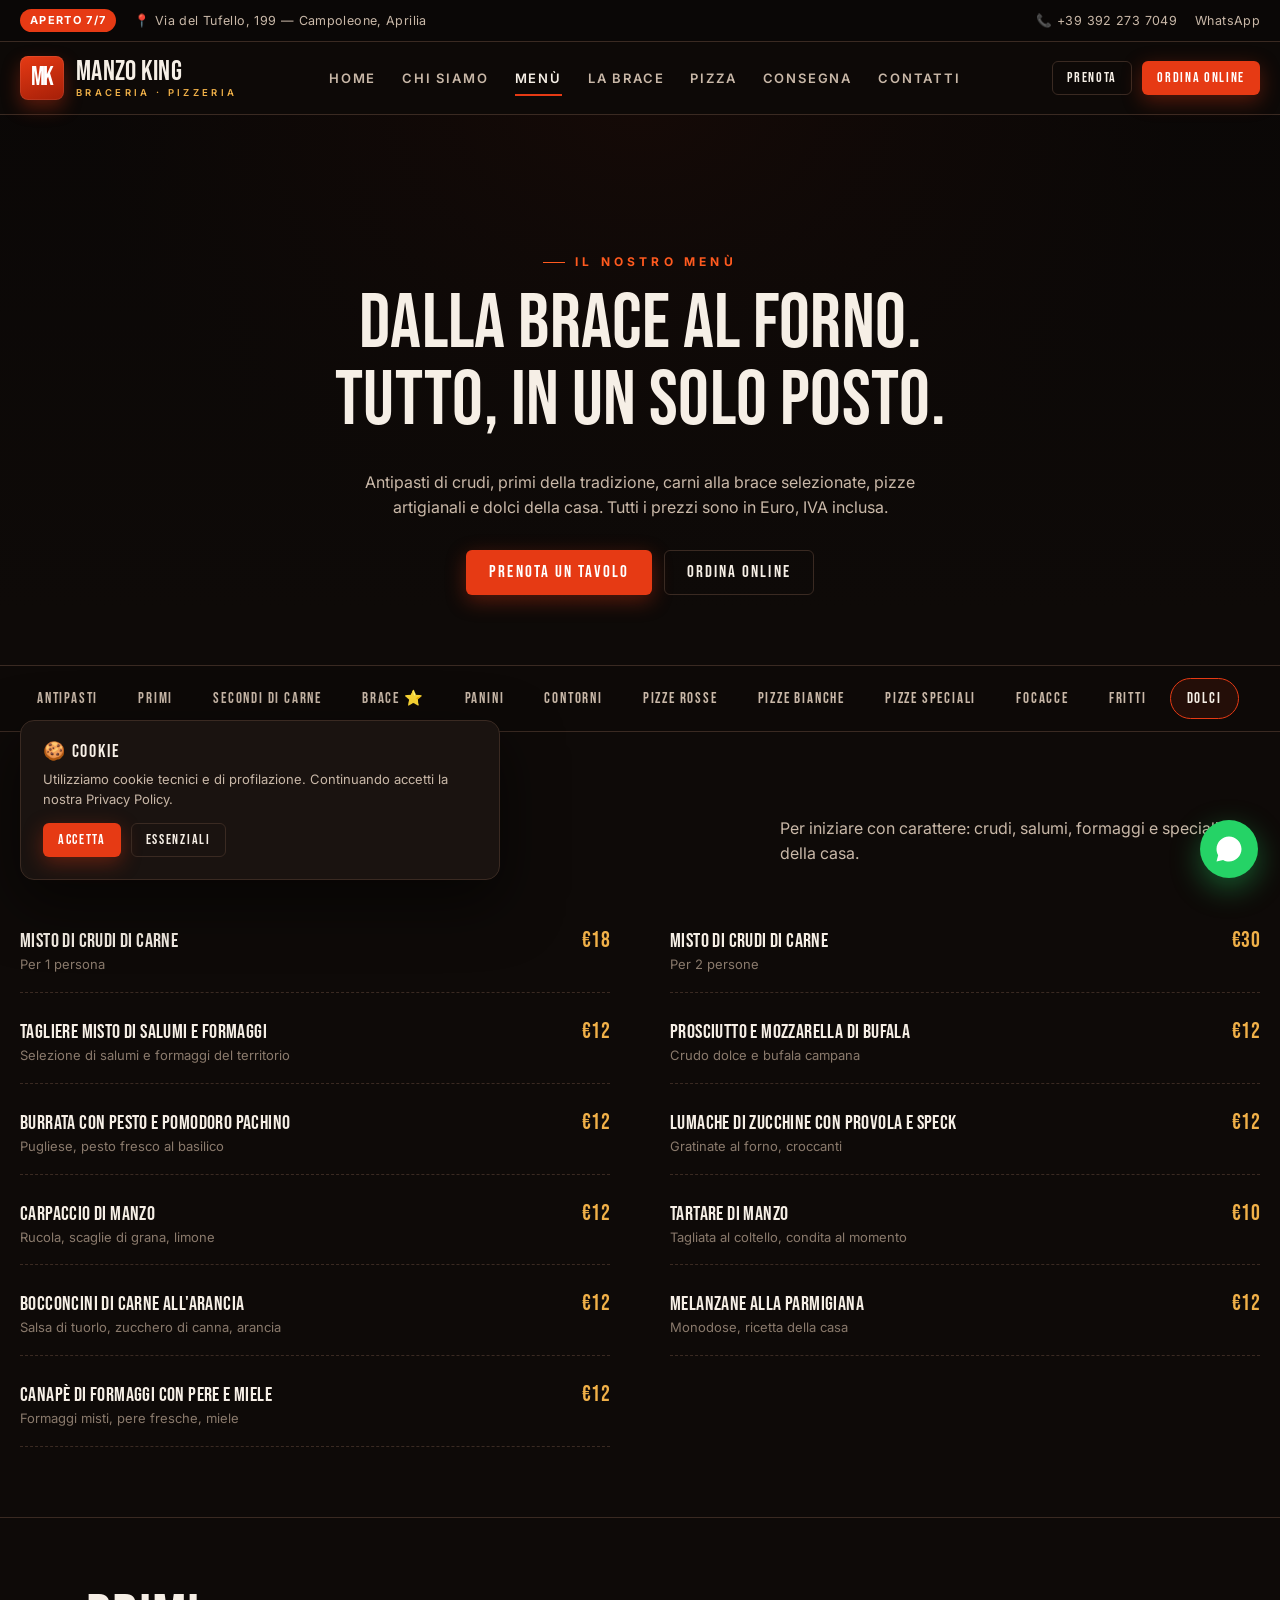
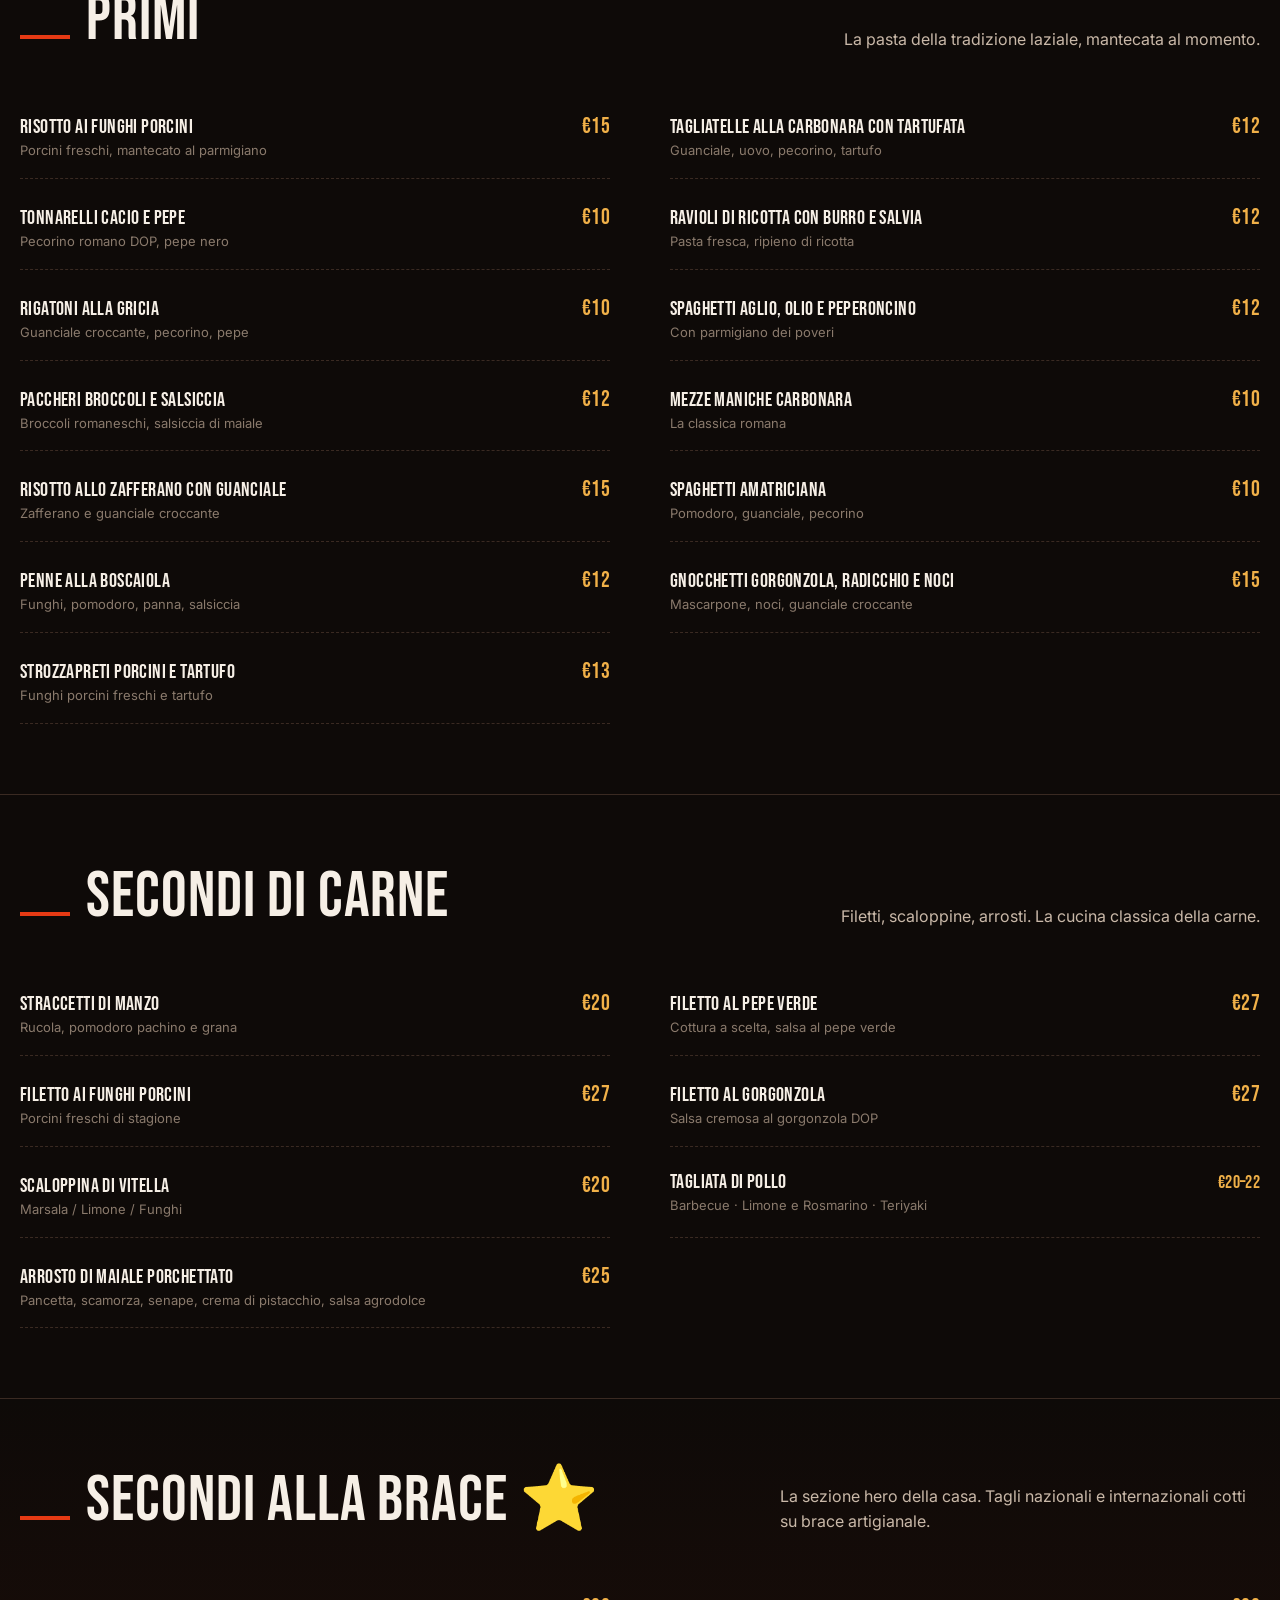
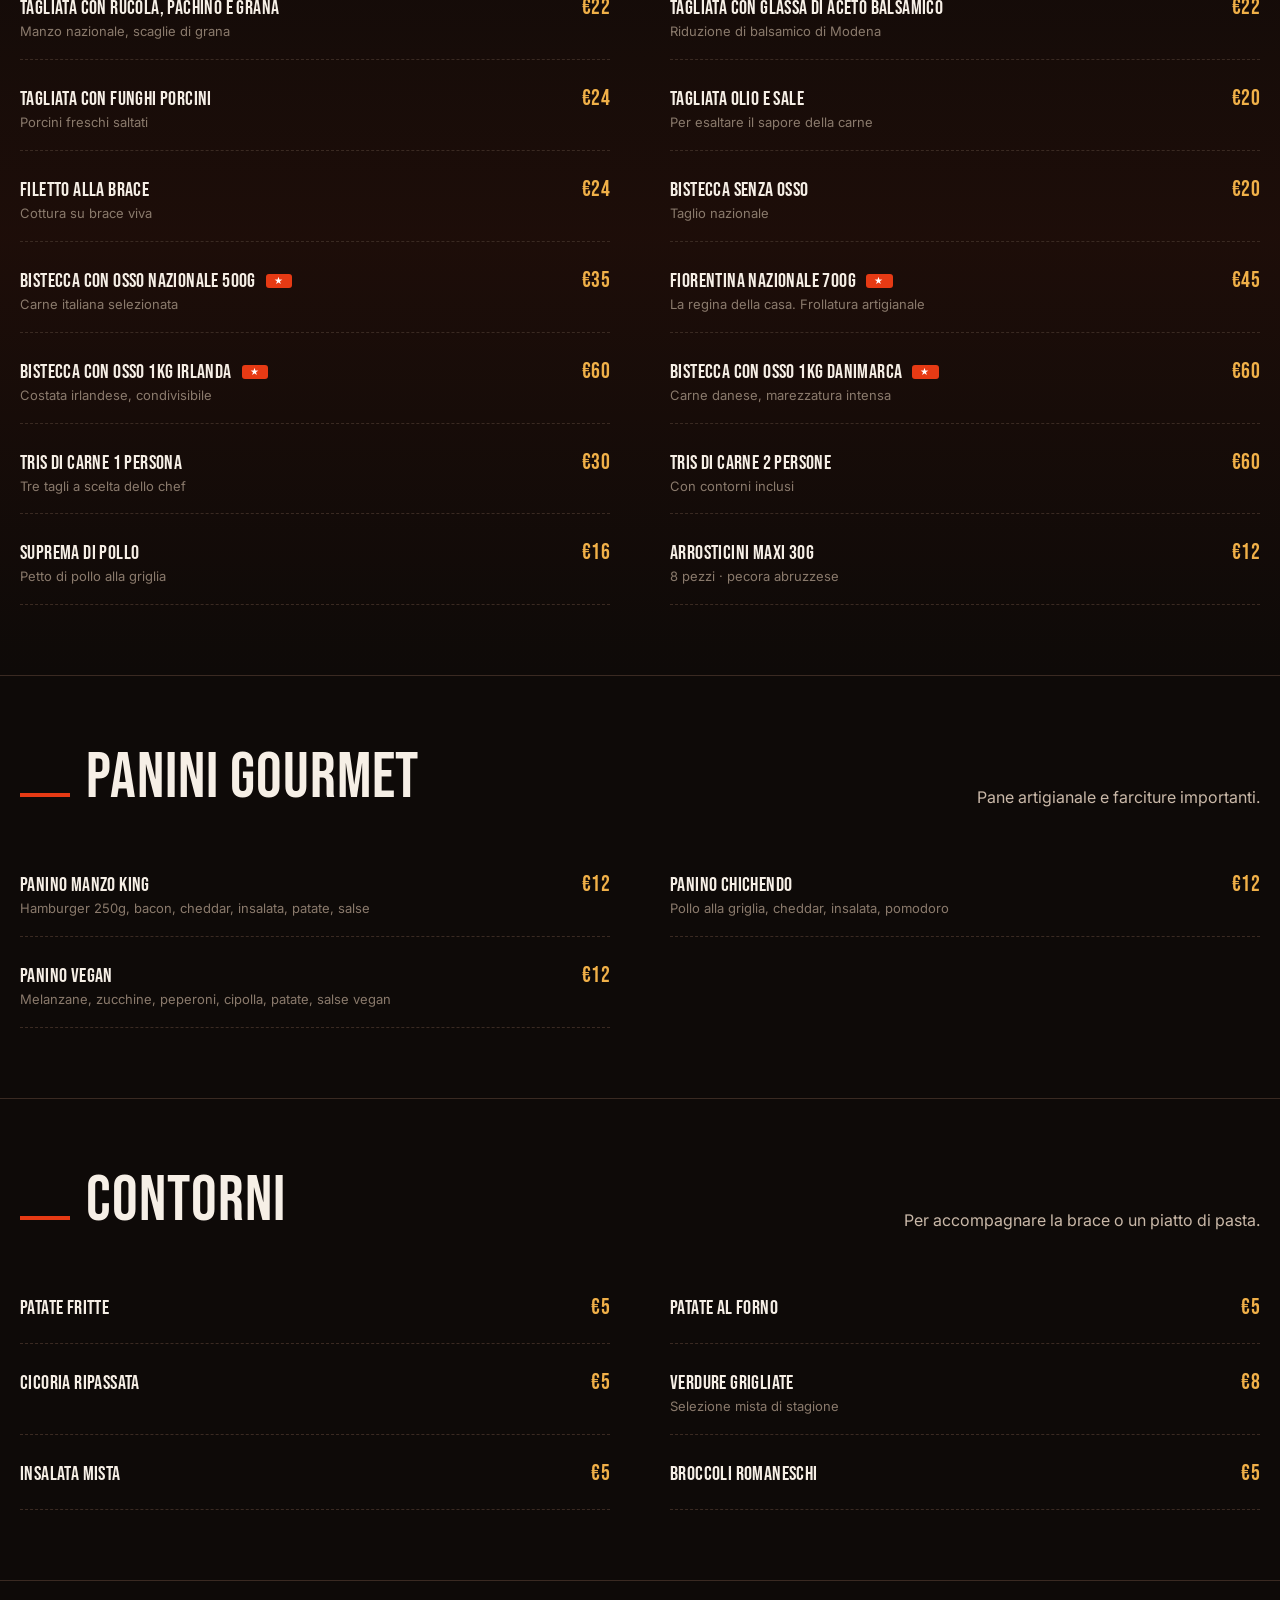
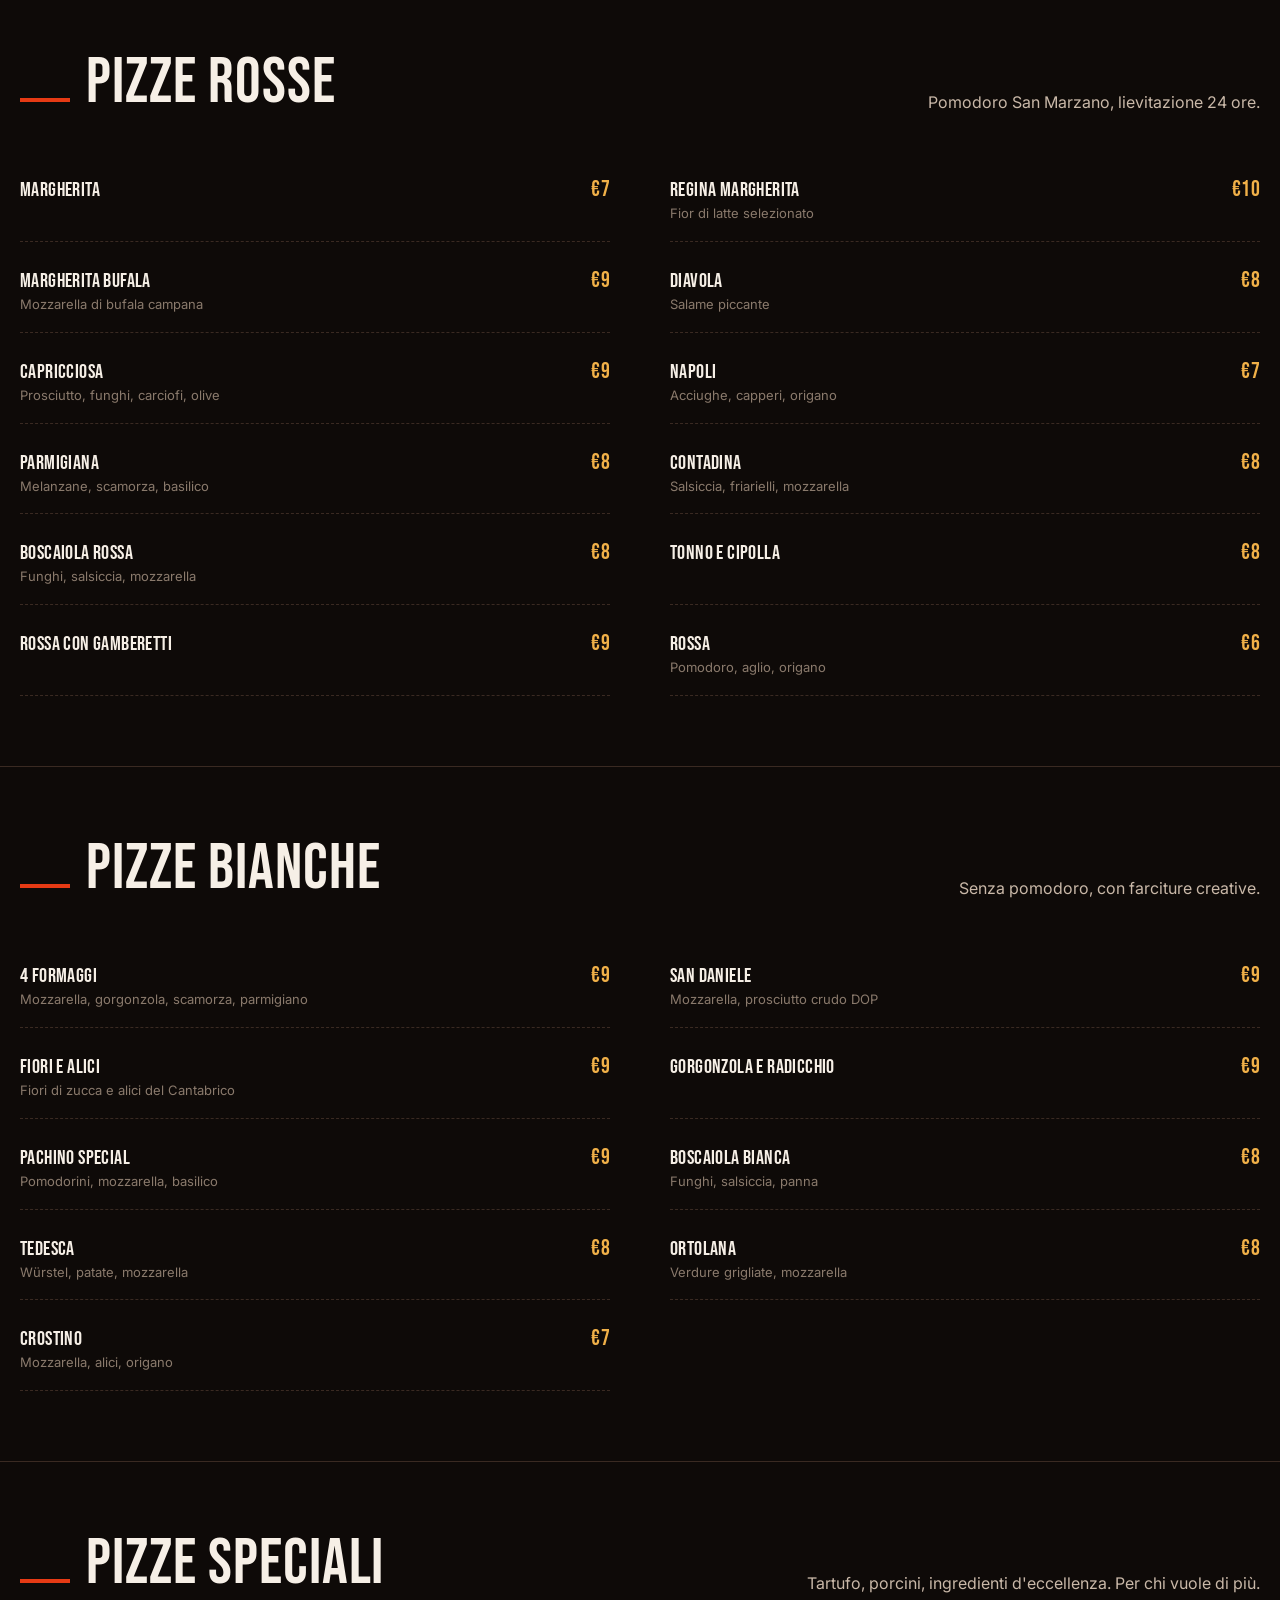
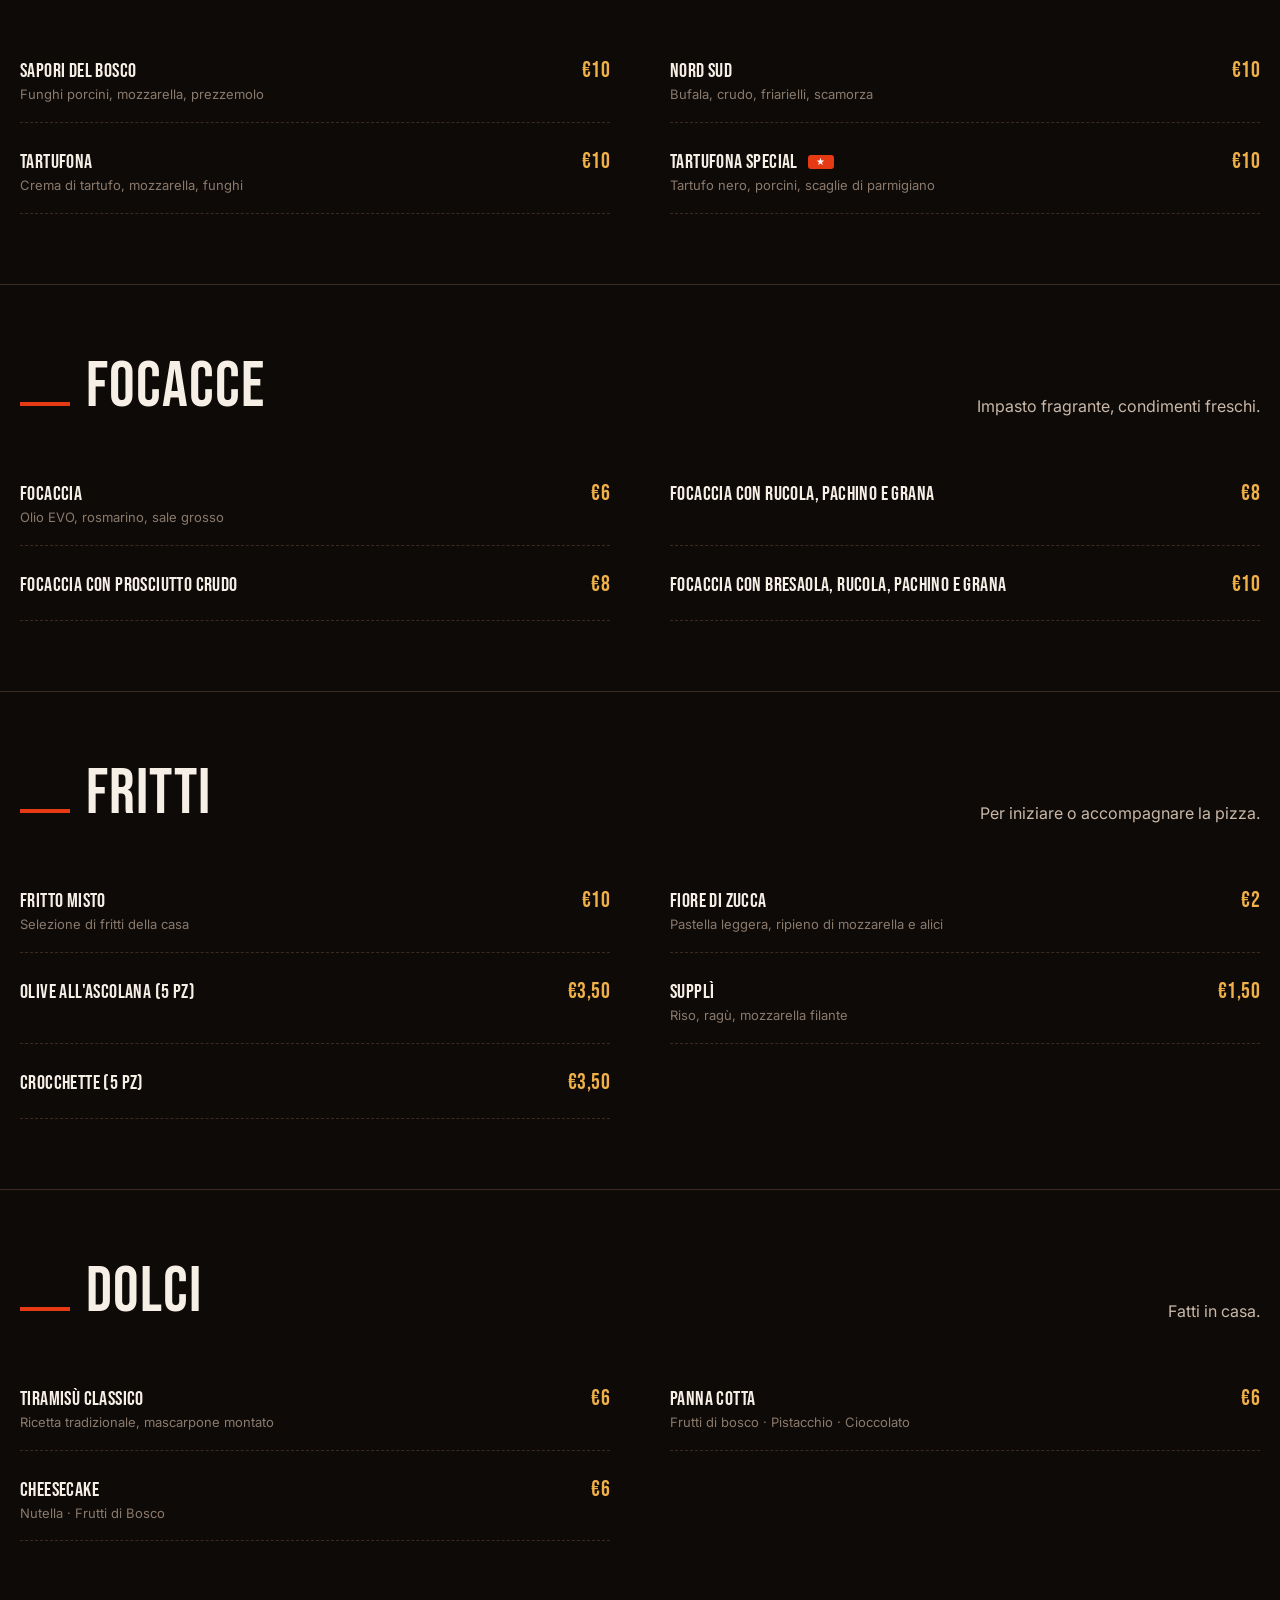
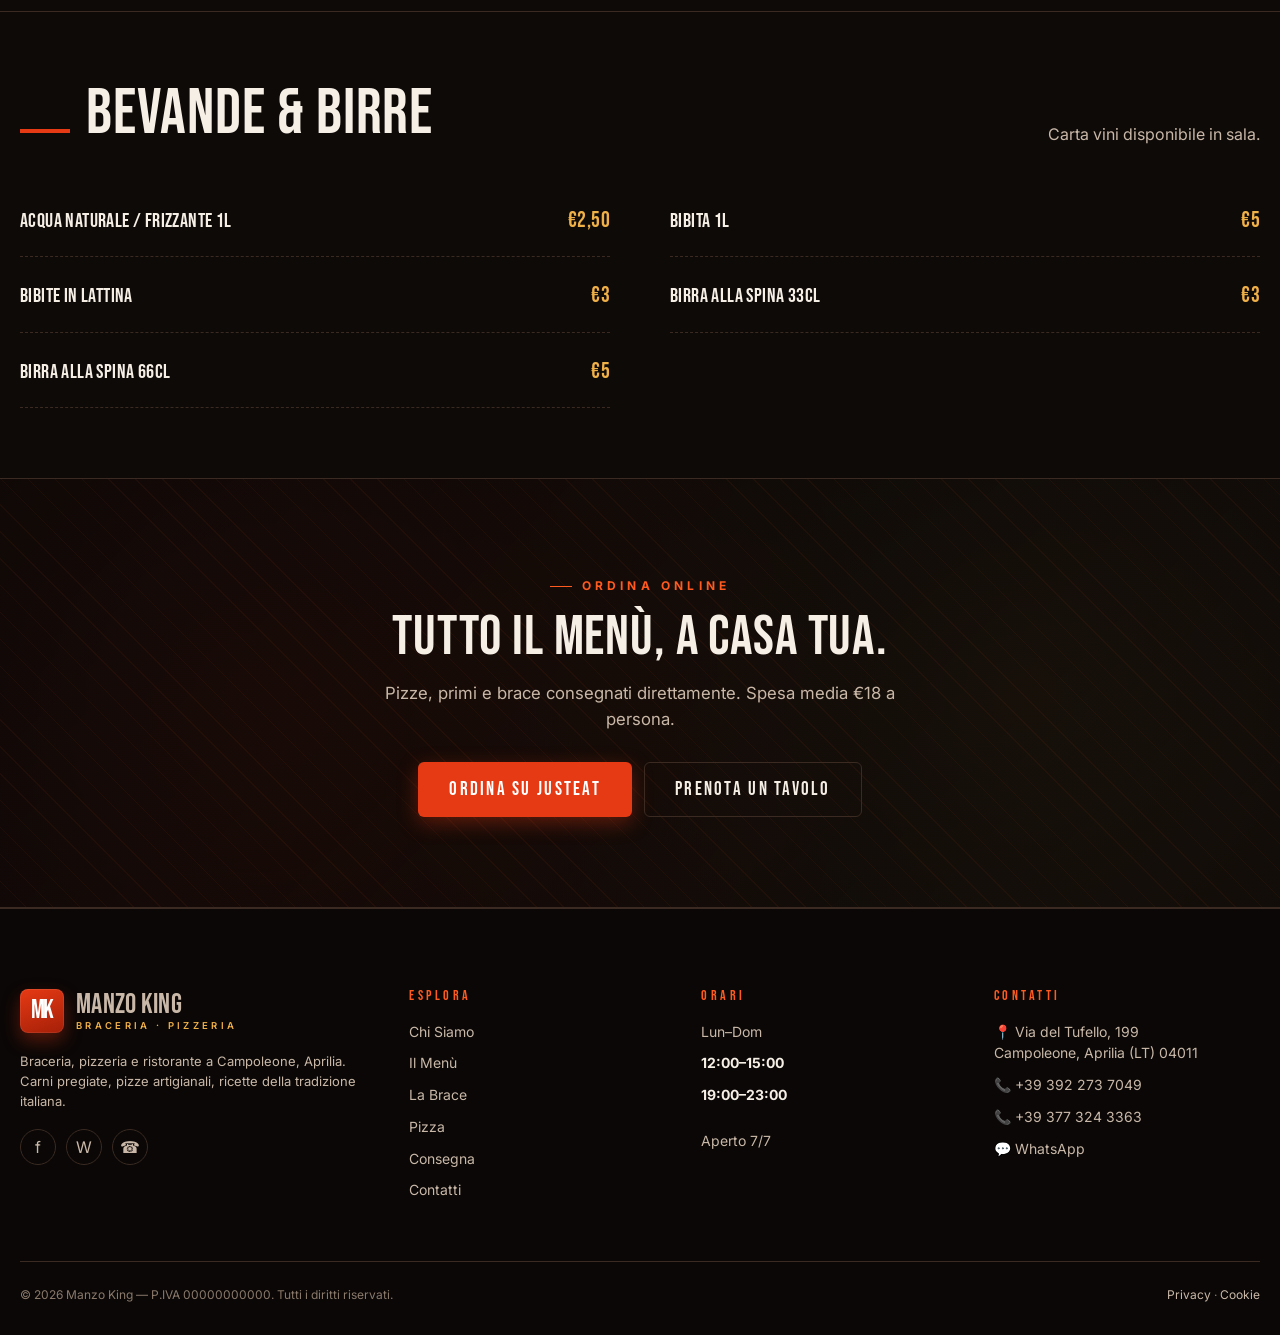
<file: menu.html>
<!DOCTYPE html>
<html lang="it">
<head>
<meta charset="UTF-8">
<meta name="viewport" content="width=device-width, initial-scale=1.0">
<title>Menù Manzo King — Carne alla Brace, Pasta, Pizza ad Aprilia</title>
<meta name="description" content="Il menù completo di Manzo King: antipasti, primi della tradizione, carni alla brace, pizze artigianali, dolci. Tutti i prezzi e le specialità.">
<link rel="canonical" href="https://www.manzoking.it/menu">
<meta property="og:title" content="Menù Manzo King — Braceria & Pizzeria">
<meta property="og:description" content="Antipasti, primi, brace, pizze, dolci. Il menù completo della braceria di Campoleone.">
<meta property="og:url" content="https://www.manzoking.it/menu">
<meta property="og:image" content="https://images.unsplash.com/photo-1558030006-450675393462?w=1200">

<script type="application/ld+json">
{
  "@context": "https://schema.org",
  "@type": "Menu",
  "name": "Menù Manzo King",
  "hasMenuSection": [
    { "@type": "MenuSection", "name": "Antipasti" },
    { "@type": "MenuSection", "name": "Primi" },
    { "@type": "MenuSection", "name": "Secondi di Carne alla Brace" },
    { "@type": "MenuSection", "name": "Pizze" },
    { "@type": "MenuSection", "name": "Dolci" }
  ]
}
</script>
<script type="application/ld+json">
{
  "@context": "https://schema.org",
  "@type": "BreadcrumbList",
  "itemListElement": [
    { "@type": "ListItem", "position": 1, "name": "Home", "item": "https://www.manzoking.it/" },
    { "@type": "ListItem", "position": 2, "name": "Menù", "item": "https://www.manzoking.it/menu" }
  ]
}
</script>

<link rel="preconnect" href="https://fonts.googleapis.com">
<link rel="preconnect" href="https://fonts.gstatic.com" crossorigin>
<link href="https://fonts.googleapis.com/css2?family=Bebas+Neue&family=Inter:wght@400;500;600;700&display=swap" rel="stylesheet">
<link rel="stylesheet" href="styles.css">
</head>
<body data-screen-label="Menu">

<!-- TOPBAR -->
<div class="topbar">
  <div class="container topbar__inner">
    <div class="topbar__left">
      <span class="topbar__pill">APERTO 7/7</span>
      <span>📍 Via del Tufello, 199 — Campoleone, Aprilia</span>
    </div>
    <div class="topbar__right">
      <a href="tel:+393922737049">📞 +39 392 273 7049</a>
      <a href="https://wa.me/+393922737049" target="_blank" rel="noopener">WhatsApp</a>
    </div>
  </div>
</div>

<!-- NAV -->
<header class="nav">
  <div class="container nav__inner">
    <a href="index.html" class="brand"><div class="brand__mark">MK</div><div class="brand__wordmark">Manzo King<span>BRACERIA · PIZZERIA</span></div></a>
    <nav class="nav__menu">
      <a class="nav__link" href="index.html">Home</a>
      <a class="nav__link" href="chi-siamo.html">Chi Siamo</a>
      <a class="nav__link is-active" href="menu.html">Menù</a>
      <a class="nav__link" href="la-brace.html">La Brace</a>
      <a class="nav__link" href="pizza.html">Pizza</a>
      <a class="nav__link" href="consegna.html">Consegna</a>
      <a class="nav__link" href="contatti.html">Contatti</a>
    </nav>
    <div class="nav__ctas">
      <button class="btn btn--ghost btn--sm" data-open="booking">Prenota</button>
      <a class="btn btn--primary btn--sm" href="https://www.justeat.it/restaurants-manzo-king-campoleone/menu" target="_blank" rel="noopener">Ordina Online</a>
      <button class="nav__burger" aria-label="Apri menu">☰</button>
    </div>
  </div>
</header>

<!-- MENU HERO -->
<section class="menu-hero">
  <div class="container">
    <div class="eyebrow" style="justify-content:center;">Il Nostro Menù</div>
    <h1>Dalla Brace al Forno.<br>Tutto, in un solo posto.</h1>
    <p>Antipasti di crudi, primi della tradizione, carni alla brace selezionate, pizze artigianali e dolci della casa. Tutti i prezzi sono in Euro, IVA inclusa.</p>
    <div class="flex-cta" style="justify-content:center;">
      <button class="btn btn--primary" data-open="booking">Prenota un Tavolo</button>
      <a class="btn btn--ghost" href="https://www.justeat.it/restaurants-manzo-king-campoleone/menu" target="_blank" rel="noopener">Ordina Online</a>
    </div>
  </div>
</section>

<!-- MENU NAV -->
<div class="menu-nav">
  <div class="container">
    <div class="menu-nav__inner">
      <a class="menu-nav__link" href="#antipasti">Antipasti</a>
      <a class="menu-nav__link" href="#primi">Primi</a>
      <a class="menu-nav__link" href="#secondi">Secondi di Carne</a>
      <a class="menu-nav__link" href="#brace">Brace ⭐</a>
      <a class="menu-nav__link" href="#panini">Panini</a>
      <a class="menu-nav__link" href="#contorni">Contorni</a>
      <a class="menu-nav__link" href="#pizze-rosse">Pizze Rosse</a>
      <a class="menu-nav__link" href="#pizze-bianche">Pizze Bianche</a>
      <a class="menu-nav__link" href="#pizze-speciali">Pizze Speciali</a>
      <a class="menu-nav__link" href="#focacce">Focacce</a>
      <a class="menu-nav__link" href="#fritti">Fritti</a>
      <a class="menu-nav__link" href="#dolci">Dolci</a>
      <a class="menu-nav__link" href="#bevande">Bevande</a>
    </div>
  </div>
</div>

<!-- ANTIPASTI -->
<section class="menu-cat" id="antipasti">
  <div class="container">
    <div class="menu-cat__head">
      <h2 class="menu-cat__title">Antipasti</h2>
      <p class="menu-cat__sub">Per iniziare con carattere: crudi, salumi, formaggi e specialità della casa.</p>
    </div>
    <div class="menu-list">
      <div class="menu-item"><div><h4 class="menu-item__name">Misto di Crudi di Carne</h4><p class="menu-item__desc">Per 1 persona</p></div><span class="menu-item__price">€18</span></div>
      <div class="menu-item"><div><h4 class="menu-item__name">Misto di Crudi di Carne</h4><p class="menu-item__desc">Per 2 persone</p></div><span class="menu-item__price">€30</span></div>
      <div class="menu-item"><div><h4 class="menu-item__name">Tagliere Misto di Salumi e Formaggi</h4><p class="menu-item__desc">Selezione di salumi e formaggi del territorio</p></div><span class="menu-item__price">€12</span></div>
      <div class="menu-item"><div><h4 class="menu-item__name">Prosciutto e Mozzarella di Bufala</h4><p class="menu-item__desc">Crudo dolce e bufala campana</p></div><span class="menu-item__price">€12</span></div>
      <div class="menu-item"><div><h4 class="menu-item__name">Burrata con Pesto e Pomodoro Pachino</h4><p class="menu-item__desc">Pugliese, pesto fresco al basilico</p></div><span class="menu-item__price">€12</span></div>
      <div class="menu-item"><div><h4 class="menu-item__name">Lumache di Zucchine con Provola e Speck</h4><p class="menu-item__desc">Gratinate al forno, croccanti</p></div><span class="menu-item__price">€12</span></div>
      <div class="menu-item"><div><h4 class="menu-item__name">Carpaccio di Manzo</h4><p class="menu-item__desc">Rucola, scaglie di grana, limone</p></div><span class="menu-item__price">€12</span></div>
      <div class="menu-item"><div><h4 class="menu-item__name">Tartare di Manzo</h4><p class="menu-item__desc">Tagliata al coltello, condita al momento</p></div><span class="menu-item__price">€10</span></div>
      <div class="menu-item"><div><h4 class="menu-item__name">Bocconcini di Carne all'Arancia</h4><p class="menu-item__desc">Salsa di tuorlo, zucchero di canna, arancia</p></div><span class="menu-item__price">€12</span></div>
      <div class="menu-item"><div><h4 class="menu-item__name">Melanzane alla Parmigiana</h4><p class="menu-item__desc">Monodose, ricetta della casa</p></div><span class="menu-item__price">€12</span></div>
      <div class="menu-item"><div><h4 class="menu-item__name">Canapè di Formaggi con Pere e Miele</h4><p class="menu-item__desc">Formaggi misti, pere fresche, miele</p></div><span class="menu-item__price">€12</span></div>
    </div>
  </div>
</section>

<!-- PRIMI -->
<section class="menu-cat" id="primi">
  <div class="container">
    <div class="menu-cat__head">
      <h2 class="menu-cat__title">Primi</h2>
      <p class="menu-cat__sub">La pasta della tradizione laziale, mantecata al momento.</p>
    </div>
    <div class="menu-list">
      <div class="menu-item"><div><h4 class="menu-item__name">Risotto ai Funghi Porcini</h4><p class="menu-item__desc">Porcini freschi, mantecato al parmigiano</p></div><span class="menu-item__price">€15</span></div>
      <div class="menu-item"><div><h4 class="menu-item__name">Tagliatelle alla Carbonara con Tartufata</h4><p class="menu-item__desc">Guanciale, uovo, pecorino, tartufo</p></div><span class="menu-item__price">€12</span></div>
      <div class="menu-item"><div><h4 class="menu-item__name">Tonnarelli Cacio e Pepe</h4><p class="menu-item__desc">Pecorino romano DOP, pepe nero</p></div><span class="menu-item__price">€10</span></div>
      <div class="menu-item"><div><h4 class="menu-item__name">Ravioli di Ricotta con Burro e Salvia</h4><p class="menu-item__desc">Pasta fresca, ripieno di ricotta</p></div><span class="menu-item__price">€12</span></div>
      <div class="menu-item"><div><h4 class="menu-item__name">Rigatoni alla Gricia</h4><p class="menu-item__desc">Guanciale croccante, pecorino, pepe</p></div><span class="menu-item__price">€10</span></div>
      <div class="menu-item"><div><h4 class="menu-item__name">Spaghetti Aglio, Olio e Peperoncino</h4><p class="menu-item__desc">Con parmigiano dei poveri</p></div><span class="menu-item__price">€12</span></div>
      <div class="menu-item"><div><h4 class="menu-item__name">Paccheri Broccoli e Salsiccia</h4><p class="menu-item__desc">Broccoli romaneschi, salsiccia di maiale</p></div><span class="menu-item__price">€12</span></div>
      <div class="menu-item"><div><h4 class="menu-item__name">Mezze Maniche Carbonara</h4><p class="menu-item__desc">La classica romana</p></div><span class="menu-item__price">€10</span></div>
      <div class="menu-item"><div><h4 class="menu-item__name">Risotto allo Zafferano con Guanciale</h4><p class="menu-item__desc">Zafferano e guanciale croccante</p></div><span class="menu-item__price">€15</span></div>
      <div class="menu-item"><div><h4 class="menu-item__name">Spaghetti Amatriciana</h4><p class="menu-item__desc">Pomodoro, guanciale, pecorino</p></div><span class="menu-item__price">€10</span></div>
      <div class="menu-item"><div><h4 class="menu-item__name">Penne alla Boscaiola</h4><p class="menu-item__desc">Funghi, pomodoro, panna, salsiccia</p></div><span class="menu-item__price">€12</span></div>
      <div class="menu-item"><div><h4 class="menu-item__name">Gnocchetti Gorgonzola, Radicchio e Noci</h4><p class="menu-item__desc">Mascarpone, noci, guanciale croccante</p></div><span class="menu-item__price">€15</span></div>
      <div class="menu-item"><div><h4 class="menu-item__name">Strozzapreti Porcini e Tartufo</h4><p class="menu-item__desc">Funghi porcini freschi e tartufo</p></div><span class="menu-item__price">€13</span></div>
    </div>
  </div>
</section>

<!-- SECONDI CARNE -->
<section class="menu-cat" id="secondi">
  <div class="container">
    <div class="menu-cat__head">
      <h2 class="menu-cat__title">Secondi di Carne</h2>
      <p class="menu-cat__sub">Filetti, scaloppine, arrosti. La cucina classica della carne.</p>
    </div>
    <div class="menu-list">
      <div class="menu-item"><div><h4 class="menu-item__name">Straccetti di Manzo</h4><p class="menu-item__desc">Rucola, pomodoro pachino e grana</p></div><span class="menu-item__price">€20</span></div>
      <div class="menu-item"><div><h4 class="menu-item__name">Filetto al Pepe Verde</h4><p class="menu-item__desc">Cottura a scelta, salsa al pepe verde</p></div><span class="menu-item__price">€27</span></div>
      <div class="menu-item"><div><h4 class="menu-item__name">Filetto ai Funghi Porcini</h4><p class="menu-item__desc">Porcini freschi di stagione</p></div><span class="menu-item__price">€27</span></div>
      <div class="menu-item"><div><h4 class="menu-item__name">Filetto al Gorgonzola</h4><p class="menu-item__desc">Salsa cremosa al gorgonzola DOP</p></div><span class="menu-item__price">€27</span></div>
      <div class="menu-item"><div><h4 class="menu-item__name">Scaloppina di Vitella</h4><p class="menu-item__desc">Marsala / Limone / Funghi</p></div><span class="menu-item__price">€20</span></div>
      <div class="menu-item"><div><h4 class="menu-item__name">Tagliata di Pollo</h4><p class="menu-item__desc">Barbecue · Limone e Rosmarino · Teriyaki</p></div><span class="menu-item__price range">€20–22</span></div>
      <div class="menu-item"><div><h4 class="menu-item__name">Arrosto di Maiale Porchettato</h4><p class="menu-item__desc">Pancetta, scamorza, senape, crema di pistacchio, salsa agrodolce</p></div><span class="menu-item__price">€25</span></div>
    </div>
  </div>
</section>

<!-- BRACE HERO SECTION -->
<section class="menu-cat menu-cat--hero" id="brace">
  <div class="container">
    <div class="menu-cat__head">
      <h2 class="menu-cat__title" style="color:var(--ink);">Secondi alla Brace ⭐</h2>
      <p class="menu-cat__sub">La sezione hero della casa. Tagli nazionali e internazionali cotti su brace artigianale.</p>
    </div>
    <div class="menu-list">
      <div class="menu-item"><div><h4 class="menu-item__name">Tagliata con Rucola, Pachino e Grana</h4><p class="menu-item__desc">Manzo nazionale, scaglie di grana</p></div><span class="menu-item__price">€22</span></div>
      <div class="menu-item"><div><h4 class="menu-item__name">Tagliata con Glassa di Aceto Balsamico</h4><p class="menu-item__desc">Riduzione di balsamico di Modena</p></div><span class="menu-item__price">€22</span></div>
      <div class="menu-item"><div><h4 class="menu-item__name">Tagliata con Funghi Porcini</h4><p class="menu-item__desc">Porcini freschi saltati</p></div><span class="menu-item__price">€24</span></div>
      <div class="menu-item"><div><h4 class="menu-item__name">Tagliata Olio e Sale</h4><p class="menu-item__desc">Per esaltare il sapore della carne</p></div><span class="menu-item__price">€20</span></div>
      <div class="menu-item"><div><h4 class="menu-item__name">Filetto alla Brace</h4><p class="menu-item__desc">Cottura su brace viva</p></div><span class="menu-item__price">€24</span></div>
      <div class="menu-item"><div><h4 class="menu-item__name">Bistecca senza Osso</h4><p class="menu-item__desc">Taglio nazionale</p></div><span class="menu-item__price">€20</span></div>
      <div class="menu-item"><div><h4 class="menu-item__name">Bistecca con Osso Nazionale 500g <span class="badge">★</span></h4><p class="menu-item__desc">Carne italiana selezionata</p></div><span class="menu-item__price">€35</span></div>
      <div class="menu-item"><div><h4 class="menu-item__name">Fiorentina Nazionale 700g <span class="badge">★</span></h4><p class="menu-item__desc">La regina della casa. Frollatura artigianale</p></div><span class="menu-item__price">€45</span></div>
      <div class="menu-item"><div><h4 class="menu-item__name">Bistecca con Osso 1kg Irlanda <span class="badge">★</span></h4><p class="menu-item__desc">Costata irlandese, condivisibile</p></div><span class="menu-item__price">€60</span></div>
      <div class="menu-item"><div><h4 class="menu-item__name">Bistecca con Osso 1kg Danimarca <span class="badge">★</span></h4><p class="menu-item__desc">Carne danese, marezzatura intensa</p></div><span class="menu-item__price">€60</span></div>
      <div class="menu-item"><div><h4 class="menu-item__name">Tris di Carne 1 Persona</h4><p class="menu-item__desc">Tre tagli a scelta dello chef</p></div><span class="menu-item__price">€30</span></div>
      <div class="menu-item"><div><h4 class="menu-item__name">Tris di Carne 2 Persone</h4><p class="menu-item__desc">Con contorni inclusi</p></div><span class="menu-item__price">€60</span></div>
      <div class="menu-item"><div><h4 class="menu-item__name">Suprema di Pollo</h4><p class="menu-item__desc">Petto di pollo alla griglia</p></div><span class="menu-item__price">€16</span></div>
      <div class="menu-item"><div><h4 class="menu-item__name">Arrosticini Maxi 30g</h4><p class="menu-item__desc">8 pezzi · pecora abruzzese</p></div><span class="menu-item__price">€12</span></div>
    </div>
  </div>
</section>

<!-- PANINI -->
<section class="menu-cat" id="panini">
  <div class="container">
    <div class="menu-cat__head">
      <h2 class="menu-cat__title">Panini Gourmet</h2>
      <p class="menu-cat__sub">Pane artigianale e farciture importanti.</p>
    </div>
    <div class="menu-list">
      <div class="menu-item"><div><h4 class="menu-item__name">Panino Manzo King</h4><p class="menu-item__desc">Hamburger 250g, bacon, cheddar, insalata, patate, salse</p></div><span class="menu-item__price">€12</span></div>
      <div class="menu-item"><div><h4 class="menu-item__name">Panino Chichendo</h4><p class="menu-item__desc">Pollo alla griglia, cheddar, insalata, pomodoro</p></div><span class="menu-item__price">€12</span></div>
      <div class="menu-item"><div><h4 class="menu-item__name">Panino Vegan</h4><p class="menu-item__desc">Melanzane, zucchine, peperoni, cipolla, patate, salse vegan</p></div><span class="menu-item__price">€12</span></div>
    </div>
  </div>
</section>

<!-- CONTORNI -->
<section class="menu-cat" id="contorni">
  <div class="container">
    <div class="menu-cat__head">
      <h2 class="menu-cat__title">Contorni</h2>
      <p class="menu-cat__sub">Per accompagnare la brace o un piatto di pasta.</p>
    </div>
    <div class="menu-list">
      <div class="menu-item"><div><h4 class="menu-item__name">Patate Fritte</h4></div><span class="menu-item__price">€5</span></div>
      <div class="menu-item"><div><h4 class="menu-item__name">Patate al Forno</h4></div><span class="menu-item__price">€5</span></div>
      <div class="menu-item"><div><h4 class="menu-item__name">Cicoria Ripassata</h4></div><span class="menu-item__price">€5</span></div>
      <div class="menu-item"><div><h4 class="menu-item__name">Verdure Grigliate</h4><p class="menu-item__desc">Selezione mista di stagione</p></div><span class="menu-item__price">€8</span></div>
      <div class="menu-item"><div><h4 class="menu-item__name">Insalata Mista</h4></div><span class="menu-item__price">€5</span></div>
      <div class="menu-item"><div><h4 class="menu-item__name">Broccoli Romaneschi</h4></div><span class="menu-item__price">€5</span></div>
    </div>
  </div>
</section>

<!-- PIZZE ROSSE -->
<section class="menu-cat" id="pizze-rosse">
  <div class="container">
    <div class="menu-cat__head">
      <h2 class="menu-cat__title">Pizze Rosse</h2>
      <p class="menu-cat__sub">Pomodoro San Marzano, lievitazione 24 ore.</p>
    </div>
    <div class="menu-list">
      <div class="menu-item"><div><h4 class="menu-item__name">Margherita</h4></div><span class="menu-item__price">€7</span></div>
      <div class="menu-item"><div><h4 class="menu-item__name">Regina Margherita</h4><p class="menu-item__desc">Fior di latte selezionato</p></div><span class="menu-item__price">€10</span></div>
      <div class="menu-item"><div><h4 class="menu-item__name">Margherita Bufala</h4><p class="menu-item__desc">Mozzarella di bufala campana</p></div><span class="menu-item__price">€9</span></div>
      <div class="menu-item"><div><h4 class="menu-item__name">Diavola</h4><p class="menu-item__desc">Salame piccante</p></div><span class="menu-item__price">€8</span></div>
      <div class="menu-item"><div><h4 class="menu-item__name">Capricciosa</h4><p class="menu-item__desc">Prosciutto, funghi, carciofi, olive</p></div><span class="menu-item__price">€9</span></div>
      <div class="menu-item"><div><h4 class="menu-item__name">Napoli</h4><p class="menu-item__desc">Acciughe, capperi, origano</p></div><span class="menu-item__price">€7</span></div>
      <div class="menu-item"><div><h4 class="menu-item__name">Parmigiana</h4><p class="menu-item__desc">Melanzane, scamorza, basilico</p></div><span class="menu-item__price">€8</span></div>
      <div class="menu-item"><div><h4 class="menu-item__name">Contadina</h4><p class="menu-item__desc">Salsiccia, friarielli, mozzarella</p></div><span class="menu-item__price">€8</span></div>
      <div class="menu-item"><div><h4 class="menu-item__name">Boscaiola Rossa</h4><p class="menu-item__desc">Funghi, salsiccia, mozzarella</p></div><span class="menu-item__price">€8</span></div>
      <div class="menu-item"><div><h4 class="menu-item__name">Tonno e Cipolla</h4></div><span class="menu-item__price">€8</span></div>
      <div class="menu-item"><div><h4 class="menu-item__name">Rossa con Gamberetti</h4></div><span class="menu-item__price">€9</span></div>
      <div class="menu-item"><div><h4 class="menu-item__name">Rossa</h4><p class="menu-item__desc">Pomodoro, aglio, origano</p></div><span class="menu-item__price">€6</span></div>
    </div>
  </div>
</section>

<!-- PIZZE BIANCHE -->
<section class="menu-cat" id="pizze-bianche">
  <div class="container">
    <div class="menu-cat__head">
      <h2 class="menu-cat__title">Pizze Bianche</h2>
      <p class="menu-cat__sub">Senza pomodoro, con farciture creative.</p>
    </div>
    <div class="menu-list">
      <div class="menu-item"><div><h4 class="menu-item__name">4 Formaggi</h4><p class="menu-item__desc">Mozzarella, gorgonzola, scamorza, parmigiano</p></div><span class="menu-item__price">€9</span></div>
      <div class="menu-item"><div><h4 class="menu-item__name">San Daniele</h4><p class="menu-item__desc">Mozzarella, prosciutto crudo DOP</p></div><span class="menu-item__price">€9</span></div>
      <div class="menu-item"><div><h4 class="menu-item__name">Fiori e Alici</h4><p class="menu-item__desc">Fiori di zucca e alici del Cantabrico</p></div><span class="menu-item__price">€9</span></div>
      <div class="menu-item"><div><h4 class="menu-item__name">Gorgonzola e Radicchio</h4></div><span class="menu-item__price">€9</span></div>
      <div class="menu-item"><div><h4 class="menu-item__name">Pachino Special</h4><p class="menu-item__desc">Pomodorini, mozzarella, basilico</p></div><span class="menu-item__price">€9</span></div>
      <div class="menu-item"><div><h4 class="menu-item__name">Boscaiola Bianca</h4><p class="menu-item__desc">Funghi, salsiccia, panna</p></div><span class="menu-item__price">€8</span></div>
      <div class="menu-item"><div><h4 class="menu-item__name">Tedesca</h4><p class="menu-item__desc">Würstel, patate, mozzarella</p></div><span class="menu-item__price">€8</span></div>
      <div class="menu-item"><div><h4 class="menu-item__name">Ortolana</h4><p class="menu-item__desc">Verdure grigliate, mozzarella</p></div><span class="menu-item__price">€8</span></div>
      <div class="menu-item"><div><h4 class="menu-item__name">Crostino</h4><p class="menu-item__desc">Mozzarella, alici, origano</p></div><span class="menu-item__price">€7</span></div>
    </div>
  </div>
</section>

<!-- PIZZE SPECIALI -->
<section class="menu-cat" id="pizze-speciali">
  <div class="container">
    <div class="menu-cat__head">
      <h2 class="menu-cat__title">Pizze Speciali</h2>
      <p class="menu-cat__sub">Tartufo, porcini, ingredienti d'eccellenza. Per chi vuole di più.</p>
    </div>
    <div class="menu-list">
      <div class="menu-item"><div><h4 class="menu-item__name">Sapori del Bosco</h4><p class="menu-item__desc">Funghi porcini, mozzarella, prezzemolo</p></div><span class="menu-item__price">€10</span></div>
      <div class="menu-item"><div><h4 class="menu-item__name">Nord Sud</h4><p class="menu-item__desc">Bufala, crudo, friarielli, scamorza</p></div><span class="menu-item__price">€10</span></div>
      <div class="menu-item"><div><h4 class="menu-item__name">Tartufona</h4><p class="menu-item__desc">Crema di tartufo, mozzarella, funghi</p></div><span class="menu-item__price">€10</span></div>
      <div class="menu-item"><div><h4 class="menu-item__name">Tartufona Special <span class="badge">★</span></h4><p class="menu-item__desc">Tartufo nero, porcini, scaglie di parmigiano</p></div><span class="menu-item__price">€10</span></div>
    </div>
  </div>
</section>

<!-- FOCACCE -->
<section class="menu-cat" id="focacce">
  <div class="container">
    <div class="menu-cat__head">
      <h2 class="menu-cat__title">Focacce</h2>
      <p class="menu-cat__sub">Impasto fragrante, condimenti freschi.</p>
    </div>
    <div class="menu-list">
      <div class="menu-item"><div><h4 class="menu-item__name">Focaccia</h4><p class="menu-item__desc">Olio EVO, rosmarino, sale grosso</p></div><span class="menu-item__price">€6</span></div>
      <div class="menu-item"><div><h4 class="menu-item__name">Focaccia con Rucola, Pachino e Grana</h4></div><span class="menu-item__price">€8</span></div>
      <div class="menu-item"><div><h4 class="menu-item__name">Focaccia con Prosciutto Crudo</h4></div><span class="menu-item__price">€8</span></div>
      <div class="menu-item"><div><h4 class="menu-item__name">Focaccia con Bresaola, Rucola, Pachino e Grana</h4></div><span class="menu-item__price">€10</span></div>
    </div>
  </div>
</section>

<!-- FRITTI -->
<section class="menu-cat" id="fritti">
  <div class="container">
    <div class="menu-cat__head">
      <h2 class="menu-cat__title">Fritti</h2>
      <p class="menu-cat__sub">Per iniziare o accompagnare la pizza.</p>
    </div>
    <div class="menu-list">
      <div class="menu-item"><div><h4 class="menu-item__name">Fritto Misto</h4><p class="menu-item__desc">Selezione di fritti della casa</p></div><span class="menu-item__price">€10</span></div>
      <div class="menu-item"><div><h4 class="menu-item__name">Fiore di Zucca</h4><p class="menu-item__desc">Pastella leggera, ripieno di mozzarella e alici</p></div><span class="menu-item__price">€2</span></div>
      <div class="menu-item"><div><h4 class="menu-item__name">Olive all'Ascolana (5 pz)</h4></div><span class="menu-item__price">€3,50</span></div>
      <div class="menu-item"><div><h4 class="menu-item__name">Supplì</h4><p class="menu-item__desc">Riso, ragù, mozzarella filante</p></div><span class="menu-item__price">€1,50</span></div>
      <div class="menu-item"><div><h4 class="menu-item__name">Crocchette (5 pz)</h4></div><span class="menu-item__price">€3,50</span></div>
    </div>
  </div>
</section>

<!-- DOLCI -->
<section class="menu-cat" id="dolci">
  <div class="container">
    <div class="menu-cat__head">
      <h2 class="menu-cat__title">Dolci</h2>
      <p class="menu-cat__sub">Fatti in casa.</p>
    </div>
    <div class="menu-list">
      <div class="menu-item"><div><h4 class="menu-item__name">Tiramisù Classico</h4><p class="menu-item__desc">Ricetta tradizionale, mascarpone montato</p></div><span class="menu-item__price">€6</span></div>
      <div class="menu-item"><div><h4 class="menu-item__name">Panna Cotta</h4><p class="menu-item__desc">Frutti di bosco · Pistacchio · Cioccolato</p></div><span class="menu-item__price">€6</span></div>
      <div class="menu-item"><div><h4 class="menu-item__name">Cheesecake</h4><p class="menu-item__desc">Nutella · Frutti di Bosco</p></div><span class="menu-item__price">€6</span></div>
    </div>
  </div>
</section>

<!-- BEVANDE -->
<section class="menu-cat" id="bevande" style="border-bottom:none;">
  <div class="container">
    <div class="menu-cat__head">
      <h2 class="menu-cat__title">Bevande & Birre</h2>
      <p class="menu-cat__sub">Carta vini disponibile in sala.</p>
    </div>
    <div class="menu-list">
      <div class="menu-item"><div><h4 class="menu-item__name">Acqua Naturale / Frizzante 1L</h4></div><span class="menu-item__price">€2,50</span></div>
      <div class="menu-item"><div><h4 class="menu-item__name">Bibita 1L</h4></div><span class="menu-item__price">€5</span></div>
      <div class="menu-item"><div><h4 class="menu-item__name">Bibite in Lattina</h4></div><span class="menu-item__price">€3</span></div>
      <div class="menu-item"><div><h4 class="menu-item__name">Birra alla Spina 33cl</h4></div><span class="menu-item__price">€3</span></div>
      <div class="menu-item"><div><h4 class="menu-item__name">Birra alla Spina 66cl</h4></div><span class="menu-item__price">€5</span></div>
    </div>
  </div>
</section>

<!-- DELIVERY BAND -->
<section class="delivery-band">
  <div class="container reveal">
    <div class="eyebrow" style="justify-content:center;">Ordina Online</div>
    <h2>Tutto il Menù, a Casa Tua.</h2>
    <p>Pizze, primi e brace consegnati direttamente. Spesa media €18 a persona.</p>
    <div class="flex-cta" style="justify-content:center;">
      <a class="btn btn--primary btn--lg" href="https://www.justeat.it/restaurants-manzo-king-campoleone/menu" target="_blank" rel="noopener">Ordina su JustEat</a>
      <button class="btn btn--ghost btn--lg" data-open="booking">Prenota un Tavolo</button>
    </div>
  </div>
</section>

<!-- FOOTER (compatto, riusato) -->
<footer class="footer">
  <div class="container">
    <div class="footer__grid">
      <div>
        <a href="index.html" class="brand"><div class="brand__mark">MK</div><div class="brand__wordmark">Manzo King<span>BRACERIA · PIZZERIA</span></div></a>
        <p style="font-size:13px;margin-top:18px;">Braceria, pizzeria e ristorante a Campoleone, Aprilia. Carni pregiate, pizze artigianali, ricette della tradizione italiana.</p>
        <div class="footer__socials" style="margin-top:18px;">
          <a class="footer__social" href="https://facebook.com/ManzoKingCampoleone" target="_blank" rel="noopener" aria-label="Facebook">f</a>
          <a class="footer__social" href="https://wa.me/+393922737049" target="_blank" rel="noopener" aria-label="WhatsApp">W</a>
          <a class="footer__social" href="tel:+393922737049" aria-label="Telefono">☎</a>
        </div>
      </div>
      <div><h4>Esplora</h4><ul>
        <li><a href="chi-siamo.html">Chi Siamo</a></li>
        <li><a href="menu.html">Il Menù</a></li>
        <li><a href="la-brace.html">La Brace</a></li>
        <li><a href="pizza.html">Pizza</a></li>
        <li><a href="consegna.html">Consegna</a></li>
        <li><a href="contatti.html">Contatti</a></li>
      </ul></div>
      <div><h4>Orari</h4><ul>
        <li>Lun–Dom</li>
        <li><strong style="color:var(--ink);">12:00–15:00</strong></li>
        <li><strong style="color:var(--ink);">19:00–23:00</strong></li>
        <li style="margin-top:14px;">Aperto 7/7</li>
      </ul></div>
      <div><h4>Contatti</h4><ul>
        <li>📍 Via del Tufello, 199<br>Campoleone, Aprilia (LT) 04011</li>
        <li><a href="tel:+393922737049">📞 +39 392 273 7049</a></li>
        <li><a href="tel:+393773243363">📞 +39 377 324 3363</a></li>
        <li><a href="https://wa.me/+393922737049">💬 WhatsApp</a></li>
      </ul></div>
    </div>
    <div class="footer__bottom">
      <span>© 2026 Manzo King — P.IVA 00000000000. Tutti i diritti riservati.</span>
      <span><a href="#">Privacy</a> · <a href="#">Cookie</a></span>
    </div>
  </div>
</footer>

<a class="fab-wa" href="https://wa.me/+393922737049" target="_blank" rel="noopener" aria-label="WhatsApp">
  <svg viewBox="0 0 24 24" fill="white"><path d="M17.5 14.4c-.3-.1-1.7-.8-2-.9-.3-.1-.5-.1-.7.1-.2.3-.7.9-.9 1.1-.2.2-.3.2-.6.1-.3-.1-1.2-.4-2.3-1.4-.8-.7-1.4-1.7-1.6-2-.2-.3 0-.5.1-.6.1-.1.3-.3.4-.5.1-.2.2-.3.3-.5.1-.2 0-.4 0-.5-.1-.1-.7-1.7-1-2.3-.2-.6-.5-.5-.7-.5h-.6c-.2 0-.5.1-.8.4-.3.3-1 1-1 2.5s1.1 2.9 1.2 3.1c.1.2 2.1 3.3 5.2 4.6.7.3 1.3.5 1.7.6.7.2 1.4.2 1.9.1.6-.1 1.7-.7 2-1.4.2-.7.2-1.2.2-1.4-.1-.2-.3-.3-.6-.4M12 2C6.5 2 2 6.5 2 12c0 1.8.5 3.4 1.3 4.9L2 22l5.3-1.3c1.4.8 3 1.3 4.7 1.3 5.5 0 10-4.5 10-10S17.5 2 12 2"/></svg>
</a>

<a class="mobile-order-bar" href="https://www.justeat.it/restaurants-manzo-king-campoleone/menu" target="_blank" rel="noopener">🛵 Ordina Online su JustEat</a>

<div class="cookies" id="cookies"><h4>🍪 Cookie</h4><p>Utilizziamo cookie tecnici e di profilazione. Continuando accetti la nostra Privacy Policy.</p><div class="cookies__actions"><button class="btn btn--primary btn--sm" data-cookie="all">Accetta</button><button class="btn btn--ghost btn--sm" data-cookie="essential">Essenziali</button></div></div>

<div class="modal" id="booking-modal">
  <div class="modal__card">
    <button class="modal__close" data-close>×</button>
    <div class="eyebrow">Prenota Online</div>
    <h3>Riserva il tuo Tavolo</h3>
    <p class="modal__sub">Ti contatteremo entro 1 ora per conferma.</p>
    <form id="booking-form">
      <div class="form-grid">
        <div class="field"><label>Nome e Cognome</label><input name="name" type="text" required></div>
        <div class="field"><label>Telefono</label><input name="phone" type="tel" required></div>
        <div class="field"><label>Data</label><input name="date" type="date" required></div>
        <div class="field"><label>Orario</label><select name="time" required><option value="">Seleziona</option><option>12:30</option><option>13:00</option><option>13:30</option><option>19:30</option><option>20:00</option><option>20:30</option><option>21:00</option><option>21:30</option></select></div>
        <div class="field"><label>Ospiti</label><select name="guests" required><option value="">—</option><option>1</option><option>2</option><option>3</option><option>4</option><option>5</option><option>6</option><option>7</option><option>8+</option></select></div>
        <div class="field"><label>Email</label><input name="email" type="email"></div>
        <div class="field full"><label>Note</label><textarea name="notes"></textarea></div>
      </div>
      <button class="btn btn--primary btn--lg" style="width:100%;justify-content:center;margin-top:18px;">Conferma</button>
      <div class="form-msg"></div>
    </form>
  </div>
</div>

<script src="script.js"></script>
</body>
</html>
</file>
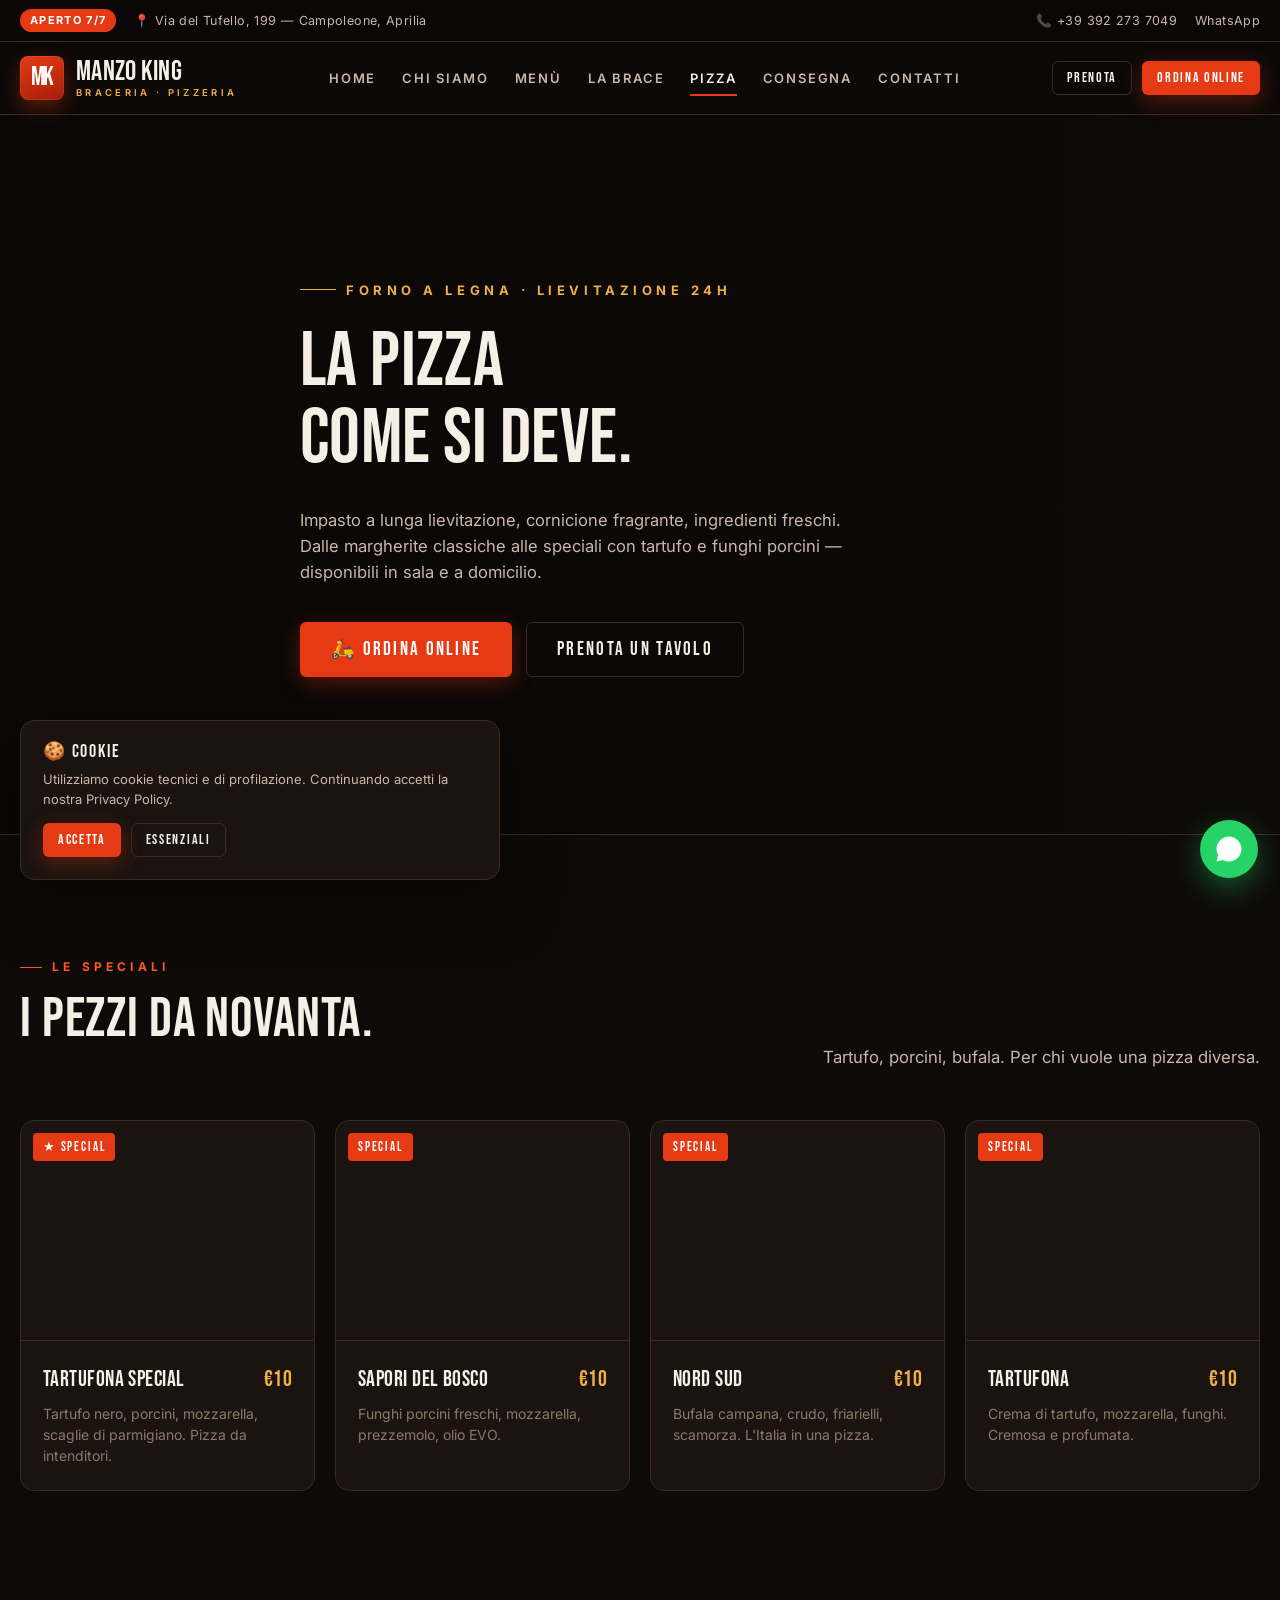
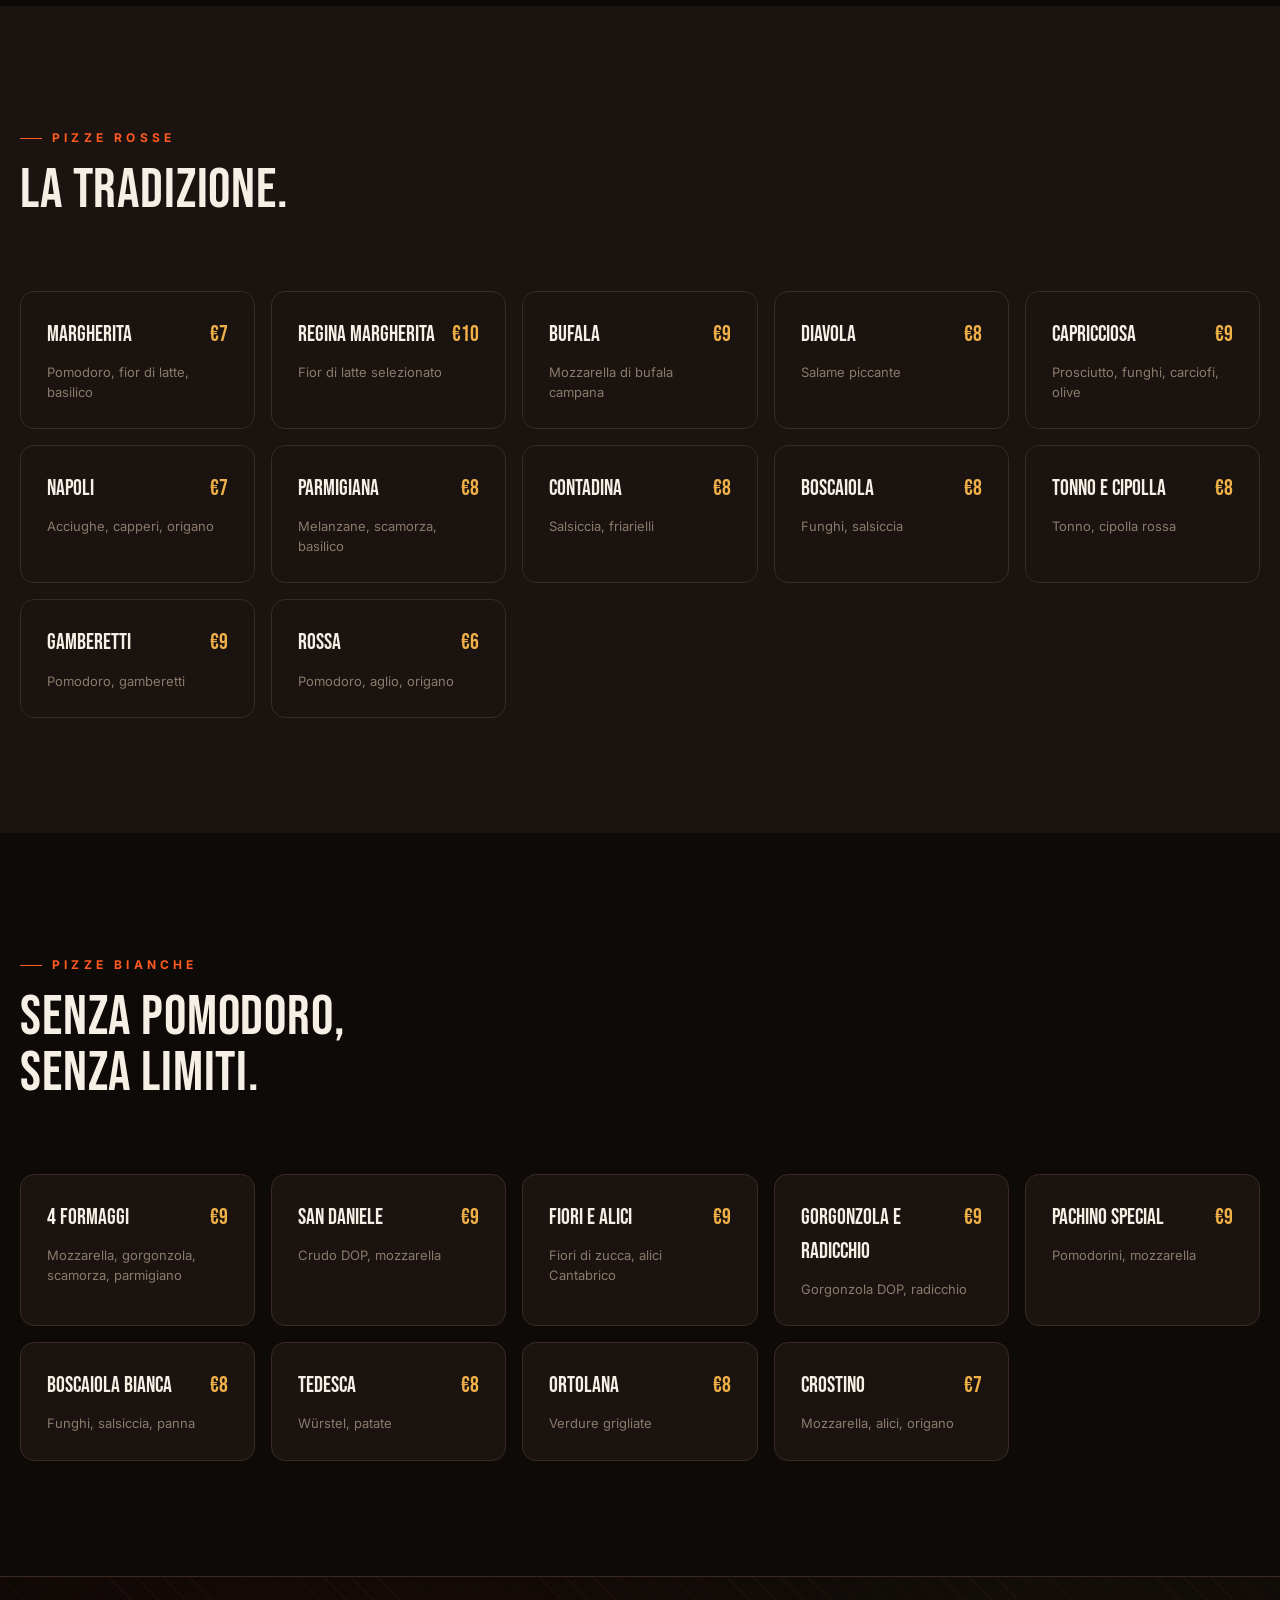
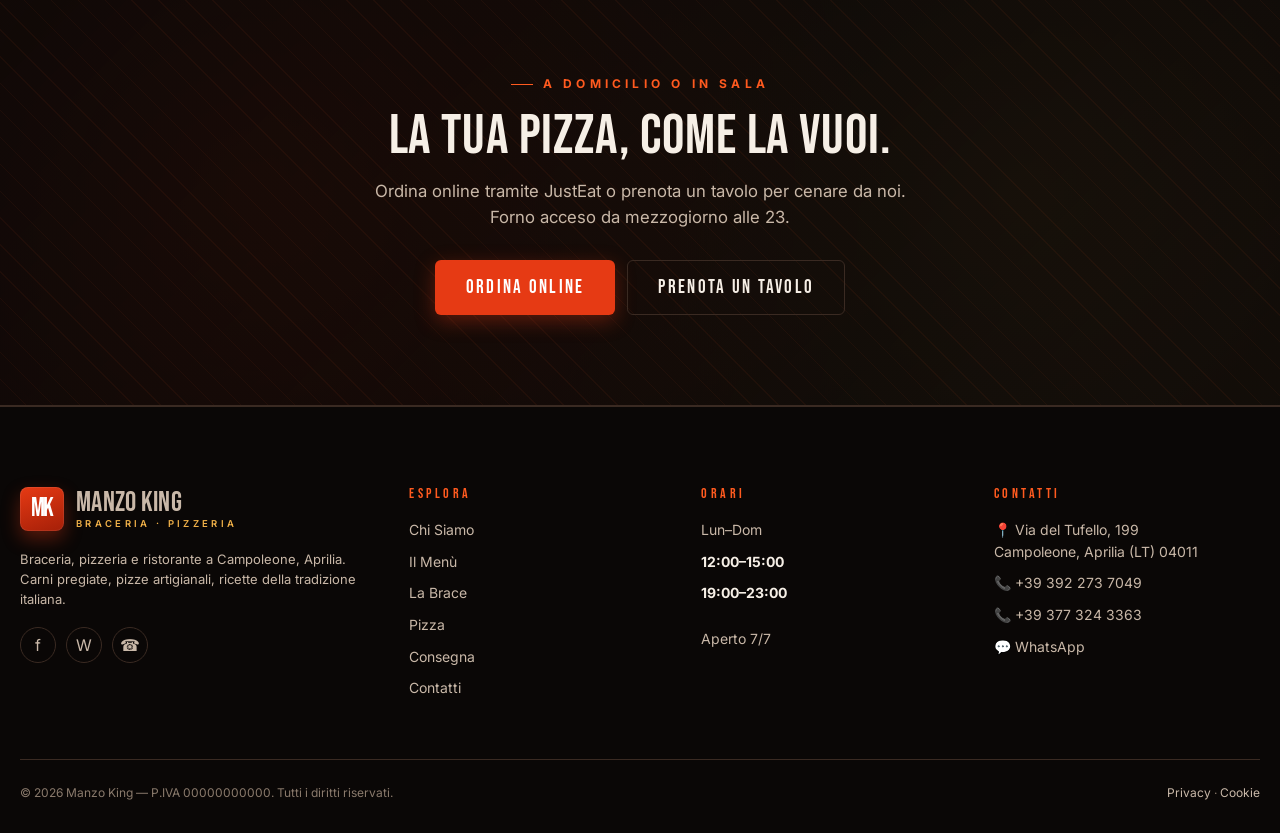
<file: pizza.html>
<!DOCTYPE html>
<html lang="it">
<head>
<meta charset="UTF-8">
<meta name="viewport" content="width=device-width, initial-scale=1.0">
<title>Pizza Artigianale — Manzo King · Pizzeria Aprilia</title>
<meta name="description" content="Pizze rosse, bianche e speciali al tartufo. Impasto a lunga lievitazione, ingredienti selezionati. Disponibili in sala e a domicilio.">
<link rel="canonical" href="https://www.manzoking.it/pizza">
<meta property="og:title" content="Pizza Artigianale — Manzo King · Pizzeria Aprilia">
<meta property="og:description" content="Pizze rosse, bianche e speciali al tartufo. Impasto a lunga lievitazione, ingredienti selezionati. Disponibili in sala e a domicilio.">
<meta property="og:url" content="https://www.manzoking.it/pizza">
<meta property="og:image" content="https://images.unsplash.com/photo-1558030006-450675393462?w=1200">
<meta property="og:locale" content="it_IT">
<meta name="twitter:card" content="summary_large_image">
<script type="application/ld+json">
{"@context":"https://schema.org","@type":"BreadcrumbList","itemListElement":[
{"@type":"ListItem","position":1,"name":"Home","item":"https://www.manzoking.it/"},
{"@type":"ListItem","position":2,"name":"Pizza","item":"https://www.manzoking.it/pizza"}
]}
</script>
<link rel="preconnect" href="https://fonts.googleapis.com">
<link rel="preconnect" href="https://fonts.gstatic.com" crossorigin>
<link href="https://fonts.googleapis.com/css2?family=Bebas+Neue&family=Inter:wght@400;500;600;700&display=swap" rel="stylesheet">
<link rel="stylesheet" href="styles.css">
</head>
<body data-screen-label="Pizza">
<div class="topbar">
  <div class="container topbar__inner">
    <div class="topbar__left">
      <span class="topbar__pill">APERTO 7/7</span>
      <span>📍 Via del Tufello, 199 — Campoleone, Aprilia</span>
    </div>
    <div class="topbar__right">
      <a href="tel:+393922737049">📞 +39 392 273 7049</a>
      <a href="https://wa.me/+393922737049" target="_blank" rel="noopener">WhatsApp</a>
    </div>
  </div>
</div>
<header class="nav">
  <div class="container nav__inner">
    <a href="index.html" class="brand"><div class="brand__mark">MK</div><div class="brand__wordmark">Manzo King<span>BRACERIA · PIZZERIA</span></div></a>
    <nav class="nav__menu">
      <a class="nav__link" href="index.html">Home</a>
      <a class="nav__link" href="chi-siamo.html">Chi Siamo</a>
      <a class="nav__link" href="menu.html">Menù</a>
      <a class="nav__link" href="la-brace.html">La Brace</a>
      <a class="nav__link is-active" href="pizza.html">Pizza</a>
      <a class="nav__link" href="consegna.html">Consegna</a>
      <a class="nav__link" href="contatti.html">Contatti</a>
    </nav>
    <div class="nav__ctas">
      <button class="btn btn--ghost btn--sm" data-open="booking">Prenota</button>
      <a class="btn btn--primary btn--sm" href="https://www.justeat.it/restaurants-manzo-king-campoleone/menu" target="_blank" rel="noopener">Ordina Online</a>
      <button class="nav__burger" aria-label="Apri menu">☰</button>
    </div>
  </div>
</header>

<section class="brace-hero">
  <div class="brace-hero__bg" style="background-image:url('https://images.unsplash.com/photo-1513104890138-7c749659a591?auto=format&fit=crop&w=1920&q=80')"></div>
  <div class="brace-hero__overlay" style="background:linear-gradient(90deg,rgba(10,7,6,.92) 0%,rgba(10,7,6,.5) 70%,transparent 100%);"></div>
  <div class="container brace-hero__inner">
    <div class="hero__kicker">Forno a Legna · Lievitazione 24h</div>
    <h1>La Pizza<br>come si Deve.</h1>
    <p class="hero__sub">Impasto a lunga lievitazione, cornicione fragrante, ingredienti freschi. Dalle margherite classiche alle speciali con tartufo e funghi porcini — disponibili in sala e a domicilio.</p>
    <div class="hero__ctas">
      <a class="btn btn--primary btn--lg" href="https://www.justeat.it/restaurants-manzo-king-campoleone/menu" target="_blank" rel="noopener">🛵 Ordina Online</a>
      <button class="btn btn--ghost btn--lg" data-open="booking">Prenota un Tavolo</button>
    </div>
  </div>
</section>

<section class="section">
  <div class="container">
    <div class="s-head reveal">
      <div class="s-head__title">
        <div class="eyebrow">Le Speciali</div>
        <h2>I Pezzi da Novanta.</h2>
      </div>
      <p>Tartufo, porcini, bufala. Per chi vuole una pizza diversa.</p>
    </div>

    <div class="dish-grid">
      <article class="dish reveal">
        <div class="dish__img" style="background-image:url('https://images.unsplash.com/photo-1574071318508-1cdbab80d002?auto=format&fit=crop&w=700&q=80')">
          <span class="dish__tag">★ SPECIAL</span>
        </div>
        <div class="dish__body">
          <div class="dish__title">Tartufona Special <span class="dish__price">€10</span></div>
          <p class="dish__desc">Tartufo nero, porcini, mozzarella, scaglie di parmigiano. Pizza da intenditori.</p>
        </div>
      </article>
      <article class="dish reveal">
        <div class="dish__img" style="background-image:url('https://images.unsplash.com/photo-1571407970349-bc81e7e96d47?auto=format&fit=crop&w=700&q=80')">
          <span class="dish__tag">SPECIAL</span>
        </div>
        <div class="dish__body">
          <div class="dish__title">Sapori del Bosco <span class="dish__price">€10</span></div>
          <p class="dish__desc">Funghi porcini freschi, mozzarella, prezzemolo, olio EVO.</p>
        </div>
      </article>
      <article class="dish reveal">
        <div class="dish__img" style="background-image:url('https://images.unsplash.com/photo-1604382354936-07c5d9983bd3?auto=format&fit=crop&w=700&q=80')">
          <span class="dish__tag">SPECIAL</span>
        </div>
        <div class="dish__body">
          <div class="dish__title">Nord Sud <span class="dish__price">€10</span></div>
          <p class="dish__desc">Bufala campana, crudo, friarielli, scamorza. L'Italia in una pizza.</p>
        </div>
      </article>
      <article class="dish reveal">
        <div class="dish__img" style="background-image:url('https://images.unsplash.com/photo-1593560708920-61dd98c46a4e?auto=format&fit=crop&w=700&q=80')">
          <span class="dish__tag">SPECIAL</span>
        </div>
        <div class="dish__body">
          <div class="dish__title">Tartufona <span class="dish__price">€10</span></div>
          <p class="dish__desc">Crema di tartufo, mozzarella, funghi. Cremosa e profumata.</p>
        </div>
      </article>
    </div>
  </div>
</section>

<section class="section section--alt">
  <div class="container">
    <div class="s-head reveal">
      <div class="s-head__title">
        <div class="eyebrow">Pizze Rosse</div>
        <h2>La Tradizione.</h2>
      </div>
    </div>
    <div class="pizza-strip">
      <div class="pizza-card reveal"><div class="pizza-card__name">Margherita <span class="pizza-card__price">€7</span></div><p class="pizza-card__ing">Pomodoro, fior di latte, basilico</p></div>
      <div class="pizza-card reveal"><div class="pizza-card__name">Regina Margherita <span class="pizza-card__price">€10</span></div><p class="pizza-card__ing">Fior di latte selezionato</p></div>
      <div class="pizza-card reveal"><div class="pizza-card__name">Bufala <span class="pizza-card__price">€9</span></div><p class="pizza-card__ing">Mozzarella di bufala campana</p></div>
      <div class="pizza-card reveal"><div class="pizza-card__name">Diavola <span class="pizza-card__price">€8</span></div><p class="pizza-card__ing">Salame piccante</p></div>
      <div class="pizza-card reveal"><div class="pizza-card__name">Capricciosa <span class="pizza-card__price">€9</span></div><p class="pizza-card__ing">Prosciutto, funghi, carciofi, olive</p></div>
      <div class="pizza-card reveal"><div class="pizza-card__name">Napoli <span class="pizza-card__price">€7</span></div><p class="pizza-card__ing">Acciughe, capperi, origano</p></div>
      <div class="pizza-card reveal"><div class="pizza-card__name">Parmigiana <span class="pizza-card__price">€8</span></div><p class="pizza-card__ing">Melanzane, scamorza, basilico</p></div>
      <div class="pizza-card reveal"><div class="pizza-card__name">Contadina <span class="pizza-card__price">€8</span></div><p class="pizza-card__ing">Salsiccia, friarielli</p></div>
      <div class="pizza-card reveal"><div class="pizza-card__name">Boscaiola <span class="pizza-card__price">€8</span></div><p class="pizza-card__ing">Funghi, salsiccia</p></div>
      <div class="pizza-card reveal"><div class="pizza-card__name">Tonno e Cipolla <span class="pizza-card__price">€8</span></div><p class="pizza-card__ing">Tonno, cipolla rossa</p></div>
      <div class="pizza-card reveal"><div class="pizza-card__name">Gamberetti <span class="pizza-card__price">€9</span></div><p class="pizza-card__ing">Pomodoro, gamberetti</p></div>
      <div class="pizza-card reveal"><div class="pizza-card__name">Rossa <span class="pizza-card__price">€6</span></div><p class="pizza-card__ing">Pomodoro, aglio, origano</p></div>
    </div>
  </div>
</section>

<section class="section">
  <div class="container">
    <div class="s-head reveal">
      <div class="s-head__title">
        <div class="eyebrow">Pizze Bianche</div>
        <h2>Senza Pomodoro,<br>Senza Limiti.</h2>
      </div>
    </div>
    <div class="pizza-strip">
      <div class="pizza-card reveal"><div class="pizza-card__name">4 Formaggi <span class="pizza-card__price">€9</span></div><p class="pizza-card__ing">Mozzarella, gorgonzola, scamorza, parmigiano</p></div>
      <div class="pizza-card reveal"><div class="pizza-card__name">San Daniele <span class="pizza-card__price">€9</span></div><p class="pizza-card__ing">Crudo DOP, mozzarella</p></div>
      <div class="pizza-card reveal"><div class="pizza-card__name">Fiori e Alici <span class="pizza-card__price">€9</span></div><p class="pizza-card__ing">Fiori di zucca, alici Cantabrico</p></div>
      <div class="pizza-card reveal"><div class="pizza-card__name">Gorgonzola e Radicchio <span class="pizza-card__price">€9</span></div><p class="pizza-card__ing">Gorgonzola DOP, radicchio</p></div>
      <div class="pizza-card reveal"><div class="pizza-card__name">Pachino Special <span class="pizza-card__price">€9</span></div><p class="pizza-card__ing">Pomodorini, mozzarella</p></div>
      <div class="pizza-card reveal"><div class="pizza-card__name">Boscaiola Bianca <span class="pizza-card__price">€8</span></div><p class="pizza-card__ing">Funghi, salsiccia, panna</p></div>
      <div class="pizza-card reveal"><div class="pizza-card__name">Tedesca <span class="pizza-card__price">€8</span></div><p class="pizza-card__ing">Würstel, patate</p></div>
      <div class="pizza-card reveal"><div class="pizza-card__name">Ortolana <span class="pizza-card__price">€8</span></div><p class="pizza-card__ing">Verdure grigliate</p></div>
      <div class="pizza-card reveal"><div class="pizza-card__name">Crostino <span class="pizza-card__price">€7</span></div><p class="pizza-card__ing">Mozzarella, alici, origano</p></div>
    </div>
  </div>
</section>

<section class="delivery-band">
  <div class="container reveal">
    <div class="eyebrow" style="justify-content:center;">A Domicilio o in Sala</div>
    <h2>La Tua Pizza, Come la Vuoi.</h2>
    <p>Ordina online tramite JustEat o prenota un tavolo per cenare da noi. Forno acceso da mezzogiorno alle 23.</p>
    <div class="flex-cta" style="justify-content:center;">
      <a class="btn btn--primary btn--lg" href="https://www.justeat.it/restaurants-manzo-king-campoleone/menu" target="_blank" rel="noopener">Ordina Online</a>
      <button class="btn btn--ghost btn--lg" data-open="booking">Prenota un Tavolo</button>
    </div>
  </div>
</section>

<footer class="footer">
  <div class="container">
    <div class="footer__grid">
      <div>
        <a href="index.html" class="brand"><div class="brand__mark">MK</div><div class="brand__wordmark">Manzo King<span>BRACERIA · PIZZERIA</span></div></a>
        <p style="font-size:13px;margin-top:18px;">Braceria, pizzeria e ristorante a Campoleone, Aprilia. Carni pregiate, pizze artigianali, ricette della tradizione italiana.</p>
        <div class="footer__socials" style="margin-top:18px;">
          <a class="footer__social" href="https://facebook.com/ManzoKingCampoleone" target="_blank" rel="noopener" aria-label="Facebook">f</a>
          <a class="footer__social" href="https://wa.me/+393922737049" target="_blank" rel="noopener" aria-label="WhatsApp">W</a>
          <a class="footer__social" href="tel:+393922737049" aria-label="Telefono">☎</a>
        </div>
      </div>
      <div><h4>Esplora</h4><ul>
        <li><a href="chi-siamo.html">Chi Siamo</a></li>
        <li><a href="menu.html">Il Menù</a></li>
        <li><a href="la-brace.html">La Brace</a></li>
        <li><a href="pizza.html">Pizza</a></li>
        <li><a href="consegna.html">Consegna</a></li>
        <li><a href="contatti.html">Contatti</a></li>
      </ul></div>
      <div><h4>Orari</h4><ul>
        <li>Lun–Dom</li>
        <li><strong style="color:var(--ink);">12:00–15:00</strong></li>
        <li><strong style="color:var(--ink);">19:00–23:00</strong></li>
        <li style="margin-top:14px;">Aperto 7/7</li>
      </ul></div>
      <div><h4>Contatti</h4><ul>
        <li>📍 Via del Tufello, 199<br>Campoleone, Aprilia (LT) 04011</li>
        <li><a href="tel:+393922737049">📞 +39 392 273 7049</a></li>
        <li><a href="tel:+393773243363">📞 +39 377 324 3363</a></li>
        <li><a href="https://wa.me/+393922737049">💬 WhatsApp</a></li>
      </ul></div>
    </div>
    <div class="footer__bottom">
      <span>© 2026 Manzo King — P.IVA 00000000000. Tutti i diritti riservati.</span>
      <span><a href="#">Privacy</a> · <a href="#">Cookie</a></span>
    </div>
  </div>
</footer>
<a class="fab-wa" href="https://wa.me/+393922737049" target="_blank" rel="noopener" aria-label="WhatsApp">
  <svg viewBox="0 0 24 24" fill="white"><path d="M17.5 14.4c-.3-.1-1.7-.8-2-.9-.3-.1-.5-.1-.7.1-.2.3-.7.9-.9 1.1-.2.2-.3.2-.6.1-.3-.1-1.2-.4-2.3-1.4-.8-.7-1.4-1.7-1.6-2-.2-.3 0-.5.1-.6.1-.1.3-.3.4-.5.1-.2.2-.3.3-.5.1-.2 0-.4 0-.5-.1-.1-.7-1.7-1-2.3-.2-.6-.5-.5-.7-.5h-.6c-.2 0-.5.1-.8.4-.3.3-1 1-1 2.5s1.1 2.9 1.2 3.1c.1.2 2.1 3.3 5.2 4.6.7.3 1.3.5 1.7.6.7.2 1.4.2 1.9.1.6-.1 1.7-.7 2-1.4.2-.7.2-1.2.2-1.4-.1-.2-.3-.3-.6-.4M12 2C6.5 2 2 6.5 2 12c0 1.8.5 3.4 1.3 4.9L2 22l5.3-1.3c1.4.8 3 1.3 4.7 1.3 5.5 0 10-4.5 10-10S17.5 2 12 2"/></svg>
</a>
<a class="mobile-order-bar" href="https://www.justeat.it/restaurants-manzo-king-campoleone/menu" target="_blank" rel="noopener">🛵 Ordina Online su JustEat</a>
<div class="cookies" id="cookies"><h4>🍪 Cookie</h4><p>Utilizziamo cookie tecnici e di profilazione. Continuando accetti la nostra Privacy Policy.</p><div class="cookies__actions"><button class="btn btn--primary btn--sm" data-cookie="all">Accetta</button><button class="btn btn--ghost btn--sm" data-cookie="essential">Essenziali</button></div></div>
<div class="modal" id="booking-modal"><div class="modal__card"><button class="modal__close" data-close>×</button><div class="eyebrow">Prenota Online</div><h3>Riserva il tuo Tavolo</h3><p class="modal__sub">Ti contatteremo entro 1 ora per conferma.</p><form id="booking-form"><div class="form-grid"><div class="field"><label>Nome e Cognome</label><input name="name" type="text" required></div><div class="field"><label>Telefono</label><input name="phone" type="tel" required></div><div class="field"><label>Data</label><input name="date" type="date" required></div><div class="field"><label>Orario</label><select name="time" required><option value="">Seleziona</option><option>12:30</option><option>13:00</option><option>13:30</option><option>19:30</option><option>20:00</option><option>20:30</option><option>21:00</option><option>21:30</option></select></div><div class="field"><label>Ospiti</label><select name="guests" required><option value="">—</option><option>1</option><option>2</option><option>3</option><option>4</option><option>5</option><option>6</option><option>7</option><option>8+</option></select></div><div class="field"><label>Email</label><input name="email" type="email"></div><div class="field full"><label>Note</label><textarea name="notes"></textarea></div></div><button class="btn btn--primary btn--lg" style="width:100%;justify-content:center;margin-top:18px;">Conferma</button><div class="form-msg"></div></form></div></div>
<script src="script.js"></script>
</body></html>
</file>
<file: styles.css>
/* =========================================================
   MANZO KING — Braceria · Pizzeria · Ristorante
   Bold rustic-modern, fire-forged dark aesthetic
   ========================================================= */

:root {
  --bg: #0e0a08;
  --bg-2: #1a1310;
  --bg-3: #221915;
  --char: #2a1f1a;
  --line: #3a2a22;
  --ink: #f6efe6;
  --ink-dim: #c9b8a8;
  --ink-mute: #8a7a6c;
  --ember: #e63a14;      /* primary fire red */
  --ember-2: #ff5a1f;    /* hot orange */
  --gold: #f0b048;       /* warm gold */
  --char-coal: #0a0706;
  --grass: #6f8a2e;      /* veg accent */
  --shadow-1: 0 10px 30px rgba(0,0,0,.45);
  --shadow-2: 0 22px 60px rgba(0,0,0,.55);
  --maxw: 1280px;
  --rad: 6px;
  --rad-lg: 14px;
}

* { box-sizing: border-box; }
html { scroll-behavior: smooth; }
body {
  margin: 0;
  font-family: 'Inter', system-ui, -apple-system, sans-serif;
  background: var(--bg);
  color: var(--ink);
  line-height: 1.55;
  font-size: 16px;
  -webkit-font-smoothing: antialiased;
  overflow-x: hidden;
}
img { max-width: 100%; display: block; }
a { color: var(--gold); text-decoration: none; }
a:hover { color: var(--ember-2); }

h1, h2, h3, h4 {
  font-family: 'Bebas Neue', 'Oswald', Impact, sans-serif;
  font-weight: 400;
  letter-spacing: .015em;
  line-height: 1;
  margin: 0 0 .4em;
  text-transform: uppercase;
}
h1 { font-size: clamp(2.6rem, 6vw, 5.5rem); letter-spacing: .005em; }
h2 { font-size: clamp(2rem, 4.4vw, 3.8rem); }
h3 { font-size: clamp(1.4rem, 2.4vw, 2rem); }
h4 { font-size: 1.15rem; letter-spacing: .08em; }

p { margin: 0 0 1em; color: var(--ink-dim); }

.container { width: min(100% - 40px, var(--maxw)); margin-inline: auto; }
.section { padding: clamp(64px, 9vw, 130px) 0; position: relative; }
.section--alt { background: var(--bg-2); }
.section--dark { background: var(--char-coal); }

/* Smoke / ember divider */
.smoke-divider {
  height: 80px;
  background:
    radial-gradient(ellipse at 20% 50%, rgba(230,58,20,.18), transparent 60%),
    radial-gradient(ellipse at 70% 50%, rgba(240,176,72,.12), transparent 60%);
  border-top: 1px solid var(--line);
  border-bottom: 1px solid var(--line);
  position: relative;
}
.smoke-divider::before {
  content: "";
  position: absolute; inset: 0;
  background: repeating-linear-gradient(
    90deg,
    transparent 0 28px,
    rgba(255,90,31,.06) 28px 29px
  );
  mix-blend-mode: screen;
}

/* =====================  TOP BAR  ===================== */
.topbar {
  background: var(--char-coal);
  color: var(--ink-dim);
  font-size: 12.5px;
  letter-spacing: .03em;
  border-bottom: 1px solid var(--line);
}
.topbar__inner {
  display: flex; justify-content: space-between; align-items: center;
  padding: 9px 0;
  gap: 18px;
  flex-wrap: wrap;
}
.topbar a { color: var(--ink-dim); }
.topbar a:hover { color: var(--gold); }
.topbar__left, .topbar__right { display: flex; gap: 18px; align-items: center; }
.topbar__pill {
  background: var(--ember);
  color: #fff;
  padding: 3px 10px;
  border-radius: 100px;
  font-weight: 700;
  font-size: 11px;
  letter-spacing: .12em;
}

/* =====================  NAV  ===================== */
.nav {
  position: sticky; top: 0; z-index: 50;
  background: rgba(14,10,8,.92);
  backdrop-filter: blur(14px) saturate(140%);
  -webkit-backdrop-filter: blur(14px) saturate(140%);
  border-bottom: 1px solid var(--line);
}
.nav__inner {
  display: flex; justify-content: space-between; align-items: center;
  padding: 14px 0;
  gap: 28px;
}
.brand {
  display: flex; align-items: center; gap: 12px;
  color: var(--ink);
}
.brand:hover { color: var(--ink); }
.brand__mark {
  width: 44px; height: 44px;
  display: grid; place-items: center;
  background: linear-gradient(160deg, var(--ember), #a51f08);
  border-radius: 8px;
  box-shadow: inset 0 0 0 1px rgba(255,255,255,.08), 0 8px 18px rgba(230,58,20,.35);
  font-family: 'Bebas Neue', sans-serif;
  font-size: 26px;
  color: #fff;
  letter-spacing: -.04em;
}
.brand__wordmark {
  font-family: 'Bebas Neue', sans-serif;
  font-size: 28px;
  line-height: 1;
  letter-spacing: .01em;
}
.brand__wordmark span {
  display: block;
  font-family: 'Inter', sans-serif;
  font-size: 9.5px;
  letter-spacing: .35em;
  color: var(--gold);
  margin-top: 2px;
  font-weight: 600;
}

.nav__menu { display: flex; gap: 26px; align-items: center; }
.nav__link {
  color: var(--ink-dim);
  font-size: 13px;
  font-weight: 600;
  letter-spacing: .14em;
  text-transform: uppercase;
  padding: 8px 0;
  position: relative;
}
.nav__link:hover, .nav__link.is-active { color: var(--ink); }
.nav__link.is-active::after {
  content: ""; position: absolute; left: 0; right: 0; bottom: 0;
  height: 2px; background: var(--ember);
}

.nav__ctas { display: flex; gap: 10px; align-items: center; }

.btn {
  display: inline-flex; align-items: center; gap: 8px;
  padding: 13px 22px;
  font-family: 'Bebas Neue', sans-serif;
  font-size: 17px;
  letter-spacing: .12em;
  border-radius: var(--rad);
  border: 1px solid transparent;
  cursor: pointer;
  transition: transform .15s ease, background .2s, border-color .2s, color .2s;
  text-transform: uppercase;
  line-height: 1;
}
.btn:hover { transform: translateY(-1px); }
.btn--primary {
  background: var(--ember);
  color: #fff;
  box-shadow: 0 6px 20px rgba(230,58,20,.35);
}
.btn--primary:hover { background: #ff4818; color: #fff; }
.btn--ghost {
  background: transparent;
  color: var(--ink);
  border-color: var(--line);
}
.btn--ghost:hover { border-color: var(--gold); color: var(--gold); }
.btn--gold {
  background: var(--gold);
  color: #1c1208;
}
.btn--gold:hover { background: #ffc25c; color: #1c1208; }
.btn--lg { padding: 17px 30px; font-size: 19px; }
.btn--sm { padding: 9px 14px; font-size: 14px; }

.nav__burger {
  display: none;
  background: none; border: 0; color: var(--ink);
  font-size: 26px; padding: 4px 8px; cursor: pointer;
}

@media (max-width: 960px) {
  .nav__menu, .nav__ctas .btn--ghost { display: none; }
  .nav__burger { display: block; }
  .nav.is-open .nav__menu {
    display: flex;
    position: absolute; left: 0; right: 0; top: 100%;
    background: var(--bg-2);
    flex-direction: column;
    padding: 22px;
    gap: 18px;
    border-bottom: 1px solid var(--line);
  }
}

/* =====================  HERO  ===================== */
.hero {
  position: relative;
  min-height: 92vh;
  display: flex; align-items: center;
  overflow: hidden;
  isolation: isolate;
  border-bottom: 1px solid var(--line);
}
.hero__bg {
  position: absolute; inset: 0; z-index: -2;
  background-size: cover; background-position: center;
  filter: saturate(1.05) contrast(1.05);
}
.hero__overlay {
  position: absolute; inset: 0; z-index: -1;
  background:
    radial-gradient(ellipse at 30% 60%, rgba(230,58,20,.22), transparent 55%),
    linear-gradient(180deg, rgba(10,7,6,.55) 0%, rgba(10,7,6,.7) 50%, rgba(10,7,6,.95) 100%);
}
.hero__inner {
  padding: 100px 0 80px;
  max-width: 880px;
}
.hero__kicker {
  display: inline-flex; align-items: center; gap: 10px;
  color: var(--gold);
  font-size: 13px; letter-spacing: .35em;
  text-transform: uppercase; font-weight: 700;
  margin-bottom: 24px;
}
.hero__kicker::before {
  content: ""; width: 36px; height: 1px; background: var(--gold);
}
.hero h1 {
  text-shadow: 0 6px 30px rgba(0,0,0,.6);
}
.hero h1 em {
  font-style: normal;
  color: var(--ember-2);
  display: inline-block;
}
.hero__sub {
  font-size: clamp(1rem, 1.3vw, 1.2rem);
  max-width: 580px;
  color: var(--ink-dim);
  margin: 8px 0 36px;
}
.hero__ctas { display: flex; gap: 14px; flex-wrap: wrap; }

.hero__meta {
  position: absolute; left: 0; right: 0; bottom: 0;
  display: grid; grid-template-columns: repeat(4, 1fr);
  border-top: 1px solid rgba(255,255,255,.08);
  background: rgba(10,7,6,.65);
  backdrop-filter: blur(8px);
}
.hero__meta div {
  padding: 18px 22px;
  border-right: 1px solid rgba(255,255,255,.06);
  display: flex; flex-direction: column; gap: 4px;
}
.hero__meta div:last-child { border-right: none; }
.hero__meta strong {
  font-family: 'Bebas Neue', sans-serif;
  font-size: 22px; letter-spacing: .04em;
  color: var(--ink);
}
.hero__meta span {
  font-size: 11px; letter-spacing: .25em;
  color: var(--ink-mute); text-transform: uppercase;
}
@media (max-width: 760px) {
  .hero__meta { grid-template-columns: repeat(2, 1fr); }
  .hero__meta div:nth-child(2) { border-right: none; }
  .hero__meta div:nth-child(-n+2) { border-bottom: 1px solid rgba(255,255,255,.06); }
}

/* =====================  PILLARS  ===================== */
.pillars {
  display: grid; grid-template-columns: repeat(3, 1fr);
  gap: 1px; background: var(--line);
  border: 1px solid var(--line);
  border-radius: var(--rad-lg);
  overflow: hidden;
}
.pillar {
  background: var(--bg-2);
  padding: 44px 36px;
  display: flex; flex-direction: column; gap: 14px;
  position: relative;
  transition: background .25s;
}
.pillar:hover { background: var(--bg-3); }
.pillar__num {
  font-family: 'Bebas Neue', sans-serif;
  color: var(--ember);
  font-size: 14px; letter-spacing: .3em;
}
.pillar h3 { color: var(--ink); margin: 0; }
.pillar p { margin: 0; }
.pillar__icon {
  font-size: 32px;
  margin-bottom: 8px;
}
@media (max-width: 760px) {
  .pillars { grid-template-columns: 1fr; }
}

/* =====================  SECTION HEADER  ===================== */
.s-head {
  display: flex; justify-content: space-between; align-items: flex-end;
  gap: 30px; margin-bottom: 50px;
  flex-wrap: wrap;
}
.s-head__title { max-width: 720px; }
.eyebrow {
  display: inline-flex; align-items: center; gap: 10px;
  font-size: 12px; letter-spacing: .35em;
  color: var(--ember-2);
  text-transform: uppercase; font-weight: 700;
  margin-bottom: 14px;
}
.eyebrow::before { content: ""; width: 22px; height: 1px; background: var(--ember-2); }
.s-head p { font-size: 1.05rem; max-width: 540px; margin: 0; }

/* =====================  MENU PREVIEW CARDS  ===================== */
.dish-grid {
  display: grid;
  grid-template-columns: repeat(auto-fit, minmax(260px, 1fr));
  gap: 20px;
}
.dish {
  background: var(--bg-2);
  border: 1px solid var(--line);
  border-radius: var(--rad-lg);
  overflow: hidden;
  display: flex; flex-direction: column;
  transition: transform .25s ease, border-color .25s;
}
.dish:hover { transform: translateY(-4px); border-color: var(--ember); }
.dish__img {
  aspect-ratio: 4 / 3;
  background-size: cover; background-position: center;
  position: relative;
  border-bottom: 1px solid var(--line);
}
.dish__tag {
  position: absolute; top: 12px; left: 12px;
  background: var(--ember);
  color: #fff;
  font-family: 'Bebas Neue', sans-serif;
  font-size: 13px; letter-spacing: .14em;
  padding: 4px 10px; border-radius: 4px;
}
.dish__body {
  padding: 22px 22px 24px;
  display: flex; flex-direction: column; gap: 6px;
  flex: 1;
}
.dish__title {
  font-family: 'Bebas Neue', sans-serif;
  font-size: 22px; letter-spacing: .02em;
  display: flex; justify-content: space-between; gap: 12px;
  align-items: baseline;
  color: var(--ink);
}
.dish__price {
  color: var(--gold);
  font-family: 'Bebas Neue', sans-serif;
  white-space: nowrap;
}
.dish__desc {
  font-size: 14px;
  color: var(--ink-mute);
  margin: 0;
  line-height: 1.5;
}

/* =====================  FEATURE BANDS  ===================== */
.features {
  display: grid;
  grid-template-columns: repeat(auto-fit, minmax(180px, 1fr));
  gap: 1px;
  background: var(--line);
  border: 1px solid var(--line);
  border-radius: var(--rad-lg);
  overflow: hidden;
}
.feature {
  background: var(--bg-2);
  padding: 28px 22px;
  display: flex; flex-direction: column; gap: 10px;
  text-align: left;
}
.feature__icon {
  width: 44px; height: 44px;
  display: grid; place-items: center;
  background: var(--bg-3);
  border-radius: 50%;
  font-size: 22px;
  color: var(--ember-2);
}
.feature h4 {
  font-family: 'Bebas Neue', sans-serif;
  font-size: 18px; letter-spacing: .04em;
  color: var(--ink);
  margin: 0;
  text-transform: uppercase;
}
.feature p { font-size: 13px; margin: 0; color: var(--ink-mute); }

/* =====================  REVIEWS  ===================== */
.reviews {
  display: grid;
  grid-template-columns: repeat(auto-fit, minmax(280px, 1fr));
  gap: 18px;
}
.review {
  background: var(--bg-2);
  border: 1px solid var(--line);
  border-radius: var(--rad-lg);
  padding: 28px;
  position: relative;
}
.review__stars { color: var(--gold); letter-spacing: 2px; margin-bottom: 12px; font-size: 18px; }
.review__quote {
  font-size: 15px; color: var(--ink); line-height: 1.6;
  margin: 0 0 18px;
}
.review__author {
  display: flex; align-items: center; gap: 12px;
  font-size: 13px; color: var(--ink-mute);
}
.review__author strong { color: var(--ink); font-weight: 600; }
.review__avatar {
  width: 38px; height: 38px; border-radius: 50%;
  background: linear-gradient(135deg, var(--ember), #6b1a08);
  display: grid; place-items: center;
  font-family: 'Bebas Neue', sans-serif;
  font-size: 16px; color: #fff;
}

/* =====================  TWO-COL CHI SIAMO  ===================== */
.two-col {
  display: grid;
  grid-template-columns: 1.05fr 1fr;
  gap: 60px;
  align-items: center;
}
@media (max-width: 880px) {
  .two-col { grid-template-columns: 1fr; gap: 40px; }
}
.two-col__media {
  aspect-ratio: 4/5;
  background-size: cover; background-position: center;
  border-radius: var(--rad-lg);
  border: 1px solid var(--line);
  position: relative;
}
.two-col__media::after {
  content: "";
  position: absolute; inset: 0;
  background: linear-gradient(0deg, rgba(10,7,6,.45) 0%, transparent 60%);
  border-radius: var(--rad-lg);
}
.two-col__stamp {
  position: absolute;
  bottom: 22px; left: 22px;
  background: var(--ember);
  color: #fff;
  font-family: 'Bebas Neue', sans-serif;
  font-size: 14px; letter-spacing: .18em;
  padding: 8px 14px; border-radius: 4px;
  z-index: 1;
}

/* =====================  DELIVERY CTA BAND  ===================== */
.delivery-band {
  position: relative;
  padding: 90px 0;
  background:
    linear-gradient(135deg, rgba(10,7,6,.86), rgba(10,7,6,.7)),
    radial-gradient(circle at 20% 50%, rgba(230,58,20,.35), transparent 60%),
    radial-gradient(circle at 80% 50%, rgba(240,176,72,.2), transparent 60%);
  border-top: 1px solid var(--line);
  border-bottom: 1px solid var(--line);
  text-align: center;
  overflow: hidden;
}
.delivery-band::before {
  content: "";
  position: absolute; inset: 0;
  background-image:
    repeating-linear-gradient(45deg, transparent 0 18px, rgba(255,90,31,.05) 18px 19px);
  pointer-events: none;
}
.delivery-band h2 { margin-bottom: 14px; }
.delivery-band p { font-size: 1.05rem; max-width: 580px; margin: 0 auto 30px; }
.delivery-band__zones {
  display: flex; justify-content: center; gap: 8px; flex-wrap: wrap;
  margin-top: 30px;
}
.zone {
  border: 1px solid var(--line);
  color: var(--ink-dim);
  font-family: 'Bebas Neue', sans-serif;
  letter-spacing: .15em;
  padding: 6px 14px;
  border-radius: 100px;
  font-size: 14px;
}

/* =====================  FOOTER  ===================== */
.footer {
  background: var(--char-coal);
  padding: 80px 0 30px;
  border-top: 1px solid var(--line);
}
.footer__grid {
  display: grid;
  grid-template-columns: 1.4fr 1fr 1fr 1.1fr;
  gap: 50px;
  margin-bottom: 60px;
}
@media (max-width: 880px) {
  .footer__grid { grid-template-columns: 1fr 1fr; gap: 36px; }
}
@media (max-width: 540px) {
  .footer__grid { grid-template-columns: 1fr; }
}
.footer h4 {
  font-family: 'Bebas Neue', sans-serif;
  font-size: 14px; letter-spacing: .25em;
  color: var(--ember-2);
  margin-bottom: 18px;
}
.footer ul { list-style: none; padding: 0; margin: 0; display: flex; flex-direction: column; gap: 10px; }
.footer li { color: var(--ink-dim); font-size: 14px; }
.footer a { color: var(--ink-dim); }
.footer a:hover { color: var(--gold); }
.footer__bottom {
  border-top: 1px solid var(--line);
  padding-top: 24px;
  display: flex; justify-content: space-between; gap: 20px; flex-wrap: wrap;
  color: var(--ink-mute); font-size: 12px;
}
.footer__socials { display: flex; gap: 10px; }
.footer__social {
  width: 36px; height: 36px;
  border: 1px solid var(--line);
  border-radius: 50%;
  display: grid; place-items: center;
  color: var(--ink-dim);
  transition: all .2s;
}
.footer__social:hover { border-color: var(--ember); color: var(--ember-2); }

/* =====================  WHATSAPP FAB  ===================== */
.fab-wa {
  position: fixed; right: 22px; bottom: 22px;
  width: 58px; height: 58px;
  background: #25d366;
  border-radius: 50%;
  display: grid; place-items: center;
  box-shadow: 0 10px 30px rgba(37,211,102,.4), 0 0 0 0 rgba(37,211,102,.5);
  z-index: 80;
  animation: waPulse 2.4s ease-out infinite;
}
.fab-wa:hover { transform: scale(1.08); transition: transform .2s; }
.fab-wa svg { width: 30px; height: 30px; }
@keyframes waPulse {
  0% { box-shadow: 0 10px 30px rgba(37,211,102,.4), 0 0 0 0 rgba(37,211,102,.5); }
  70% { box-shadow: 0 10px 30px rgba(37,211,102,.4), 0 0 0 18px rgba(37,211,102,0); }
  100% { box-shadow: 0 10px 30px rgba(37,211,102,.4), 0 0 0 0 rgba(37,211,102,0); }
}

/* =====================  MOBILE STICKY TOP CTA  ===================== */
.mobile-order-bar {
  display: none;
  position: fixed; bottom: 0; left: 0; right: 0;
  background: var(--ember);
  color: #fff;
  text-align: center;
  padding: 13px 20px;
  z-index: 70;
  font-family: 'Bebas Neue', sans-serif;
  letter-spacing: .15em;
  font-size: 16px;
  box-shadow: 0 -8px 22px rgba(0,0,0,.5);
}
@media (max-width: 720px) {
  .mobile-order-bar { display: block; }
  body { padding-bottom: 54px; }
  .fab-wa { bottom: 70px; }
}

/* =====================  COOKIE BANNER  ===================== */
.cookies {
  position: fixed; left: 20px; right: 20px; bottom: 20px;
  max-width: 480px;
  background: var(--bg-2);
  border: 1px solid var(--line);
  border-radius: var(--rad-lg);
  padding: 22px;
  z-index: 90;
  display: none;
  box-shadow: var(--shadow-2);
}
.cookies.is-visible { display: block; }
.cookies h4 { color: var(--ink); margin-bottom: 8px; font-family: 'Bebas Neue', sans-serif; font-size: 18px; letter-spacing: .1em; }
.cookies p { font-size: 13px; margin-bottom: 14px; }
.cookies__actions { display: flex; gap: 10px; }
@media (max-width: 720px) {
  .cookies { bottom: 70px; }
}

/* =====================  MENU PAGE  ===================== */
.menu-hero {
  padding: 130px 0 70px;
  text-align: center;
  background:
    linear-gradient(180deg, rgba(10,7,6,.85), var(--bg) 90%),
    radial-gradient(ellipse at top, rgba(230,58,20,.3), transparent 60%);
  border-bottom: 1px solid var(--line);
}
.menu-hero p { max-width: 560px; margin: 12px auto 30px; }
.menu-nav {
  position: sticky; top: 72px; z-index: 40;
  background: rgba(14,10,8,.95);
  backdrop-filter: blur(10px);
  border-bottom: 1px solid var(--line);
}
.menu-nav__inner {
  display: flex; gap: 6px;
  overflow-x: auto;
  scrollbar-width: none;
  padding: 12px 0;
}
.menu-nav__inner::-webkit-scrollbar { display: none; }
.menu-nav__link {
  flex-shrink: 0;
  padding: 8px 16px;
  font-family: 'Bebas Neue', sans-serif;
  font-size: 15px; letter-spacing: .12em;
  color: var(--ink-dim);
  border-radius: 100px;
  border: 1px solid transparent;
  white-space: nowrap;
  cursor: pointer;
  transition: all .2s;
  text-transform: uppercase;
}
.menu-nav__link:hover, .menu-nav__link.is-active {
  color: var(--ink);
  border-color: var(--ember);
  background: rgba(230,58,20,.1);
}

.menu-cat {
  padding: 70px 0;
  border-bottom: 1px solid var(--line);
}
.menu-cat__head {
  display: flex; justify-content: space-between; gap: 30px; align-items: flex-end;
  margin-bottom: 40px;
  flex-wrap: wrap;
}
.menu-cat__title {
  font-family: 'Bebas Neue', sans-serif;
  font-size: clamp(2.4rem, 5vw, 4rem);
  text-transform: uppercase;
  letter-spacing: .015em;
  margin: 0;
  display: flex; align-items: baseline; gap: 16px;
}
.menu-cat__title::before {
  content: ""; width: 50px; height: 4px; background: var(--ember);
}
.menu-cat--hero {
  background: linear-gradient(180deg, var(--bg) 0%, rgba(230,58,20,.07) 50%, var(--bg) 100%);
}
.menu-cat__sub { color: var(--ink-dim); max-width: 480px; margin: 0; }

.menu-list {
  display: grid;
  grid-template-columns: 1fr 1fr;
  gap: 4px 60px;
}
@media (max-width: 760px) { .menu-list { grid-template-columns: 1fr; } }

.menu-item {
  display: grid;
  grid-template-columns: 1fr auto;
  gap: 14px;
  padding: 18px 0;
  border-bottom: 1px dashed var(--line);
  align-items: baseline;
}
.menu-item__name {
  font-family: 'Bebas Neue', sans-serif;
  font-size: 20px;
  letter-spacing: .02em;
  color: var(--ink);
  margin: 0 0 4px;
  display: flex; align-items: center; gap: 10px;
}
.menu-item__name .badge {
  background: var(--ember);
  color: #fff;
  font-size: 10px; letter-spacing: .15em;
  padding: 2px 8px; border-radius: 3px;
}
.menu-item__desc {
  font-size: 13px;
  color: var(--ink-mute);
  margin: 0;
  line-height: 1.45;
}
.menu-item__price {
  font-family: 'Bebas Neue', sans-serif;
  font-size: 22px;
  color: var(--gold);
  white-space: nowrap;
  letter-spacing: .02em;
}
.menu-item__price.range { font-size: 18px; }

/* =====================  RESERVATION MODAL  ===================== */
.modal {
  position: fixed; inset: 0;
  background: rgba(5,3,2,.85);
  backdrop-filter: blur(8px);
  display: none;
  z-index: 100;
  padding: 20px;
  overflow-y: auto;
}
.modal.is-open {
  display: flex; align-items: center; justify-content: center;
}
.modal__card {
  background: var(--bg-2);
  border: 1px solid var(--line);
  border-radius: var(--rad-lg);
  padding: 44px;
  max-width: 540px;
  width: 100%;
  position: relative;
  box-shadow: var(--shadow-2);
}
.modal__close {
  position: absolute; top: 14px; right: 14px;
  background: none; border: 0; color: var(--ink-dim);
  font-size: 28px; cursor: pointer;
  width: 36px; height: 36px;
  display: grid; place-items: center;
  border-radius: 50%;
}
.modal__close:hover { color: var(--ember-2); background: var(--bg-3); }
.modal h3 { color: var(--ink); margin-bottom: 8px; }
.modal__sub { color: var(--ink-dim); margin: 0 0 24px; font-size: 14px; }

.form-grid {
  display: grid;
  grid-template-columns: 1fr 1fr;
  gap: 14px;
}
.field { display: flex; flex-direction: column; gap: 6px; }
.field.full { grid-column: 1 / -1; }
.field label {
  font-size: 11px; letter-spacing: .2em;
  text-transform: uppercase;
  color: var(--ink-mute); font-weight: 600;
}
.field input, .field select, .field textarea {
  background: var(--bg);
  border: 1px solid var(--line);
  color: var(--ink);
  padding: 12px 14px;
  border-radius: var(--rad);
  font-family: 'Inter', sans-serif;
  font-size: 14px;
  transition: border-color .2s;
}
.field input:focus, .field select:focus, .field textarea:focus {
  outline: none; border-color: var(--ember);
}
.field textarea { min-height: 100px; resize: vertical; }

.form-msg {
  margin-top: 14px;
  padding: 12px 14px;
  border-radius: var(--rad);
  background: rgba(111,138,46,.12);
  border: 1px solid rgba(111,138,46,.3);
  color: #b4d168;
  font-size: 13px;
  display: none;
}
.form-msg.is-show { display: block; }
.form-msg.is-error { background: rgba(230,58,20,.12); border-color: rgba(230,58,20,.4); color: var(--ember-2); }

/* =====================  BRACE PAGE SPECIFIC  ===================== */
.brace-hero {
  position: relative; min-height: 80vh;
  display: flex; align-items: center;
  isolation: isolate;
  border-bottom: 1px solid var(--line);
}
.brace-hero__bg {
  position: absolute; inset: 0; z-index: -2;
  background-size: cover; background-position: center;
}
.brace-hero__overlay {
  position: absolute; inset: 0; z-index: -1;
  background: linear-gradient(90deg, rgba(10,7,6,.95) 0%, rgba(10,7,6,.6) 60%, transparent 100%);
}
.brace-hero__inner { padding: 120px 0; max-width: 680px; }

.cuts-grid {
  display: grid;
  grid-template-columns: repeat(auto-fit, minmax(280px, 1fr));
  gap: 22px;
}
.cut {
  background: var(--bg-2);
  border: 1px solid var(--line);
  border-radius: var(--rad-lg);
  overflow: hidden;
  display: flex; flex-direction: column;
}
.cut__img {
  aspect-ratio: 1.2/1;
  background-size: cover; background-position: center;
}
.cut__body { padding: 26px; flex: 1; display: flex; flex-direction: column; gap: 10px; }
.cut__weight {
  font-size: 11px; letter-spacing: .3em; color: var(--gold);
  text-transform: uppercase;
}
.cut__name {
  font-family: 'Bebas Neue', sans-serif;
  font-size: 26px; color: var(--ink);
  margin: 0;
}
.cut__origin { font-size: 13px; color: var(--ink-mute); margin: 0; }
.cut__price {
  margin-top: auto;
  font-family: 'Bebas Neue', sans-serif;
  font-size: 32px; color: var(--ember);
  padding-top: 12px;
  border-top: 1px solid var(--line);
}

/* =====================  PIZZA PAGE  ===================== */
.pizza-strip {
  display: grid;
  grid-template-columns: repeat(auto-fit, minmax(220px, 1fr));
  gap: 16px;
}
.pizza-card {
  background: var(--bg-2);
  border: 1px solid var(--line);
  border-radius: var(--rad-lg);
  padding: 26px;
  display: flex; flex-direction: column; gap: 10px;
  transition: all .2s;
}
.pizza-card:hover { border-color: var(--gold); transform: translateY(-3px); }
.pizza-card__name {
  font-family: 'Bebas Neue', sans-serif;
  font-size: 22px;
  color: var(--ink);
  display: flex; justify-content: space-between;
}
.pizza-card__price { color: var(--gold); }
.pizza-card__ing { font-size: 13px; color: var(--ink-mute); margin: 0; }

/* =====================  CONTACT  ===================== */
.contact-grid {
  display: grid;
  grid-template-columns: 1.1fr 1fr;
  gap: 60px;
}
@media (max-width: 880px) {
  .contact-grid { grid-template-columns: 1fr; gap: 40px; }
}
.contact-info {
  display: flex; flex-direction: column; gap: 22px;
}
.contact-info__item {
  display: flex; gap: 16px;
  padding: 22px 0;
  border-bottom: 1px solid var(--line);
}
.contact-info__icon {
  width: 44px; height: 44px;
  background: var(--bg-3);
  border-radius: 50%;
  display: grid; place-items: center;
  color: var(--ember-2);
  font-size: 20px;
  flex-shrink: 0;
}
.contact-info__item h4 {
  margin: 0 0 4px; color: var(--ink);
  font-family: 'Bebas Neue', sans-serif;
  font-size: 18px; letter-spacing: .08em;
}
.contact-info__item p { margin: 0; font-size: 14px; color: var(--ink-dim); }

.hours-table {
  width: 100%; border-collapse: collapse;
  margin: 8px 0;
}
.hours-table td {
  padding: 8px 0;
  border-bottom: 1px dashed var(--line);
  font-size: 13px;
  color: var(--ink-dim);
}
.hours-table td:last-child { text-align: right; color: var(--ink); font-family: 'Bebas Neue', sans-serif; letter-spacing: .05em; font-size: 15px; }

.map {
  border-radius: var(--rad-lg);
  overflow: hidden;
  border: 1px solid var(--line);
  aspect-ratio: 4/3;
  background: var(--bg-2);
  position: relative;
}
.map iframe { width: 100%; height: 100%; border: 0; filter: invert(.9) hue-rotate(180deg) brightness(.85); }

/* =====================  ANIMATIONS  ===================== */
.reveal { opacity: 0; transform: translateY(20px); transition: opacity .8s ease, transform .8s ease; }
.reveal.is-visible { opacity: 1; transform: translateY(0); }

/* =====================  UTILITIES  ===================== */
.text-center { text-align: center; }
.mt-0 { margin-top: 0; }
.mb-0 { margin-bottom: 0; }
.flex-cta { display: flex; gap: 12px; flex-wrap: wrap; }
</file>
